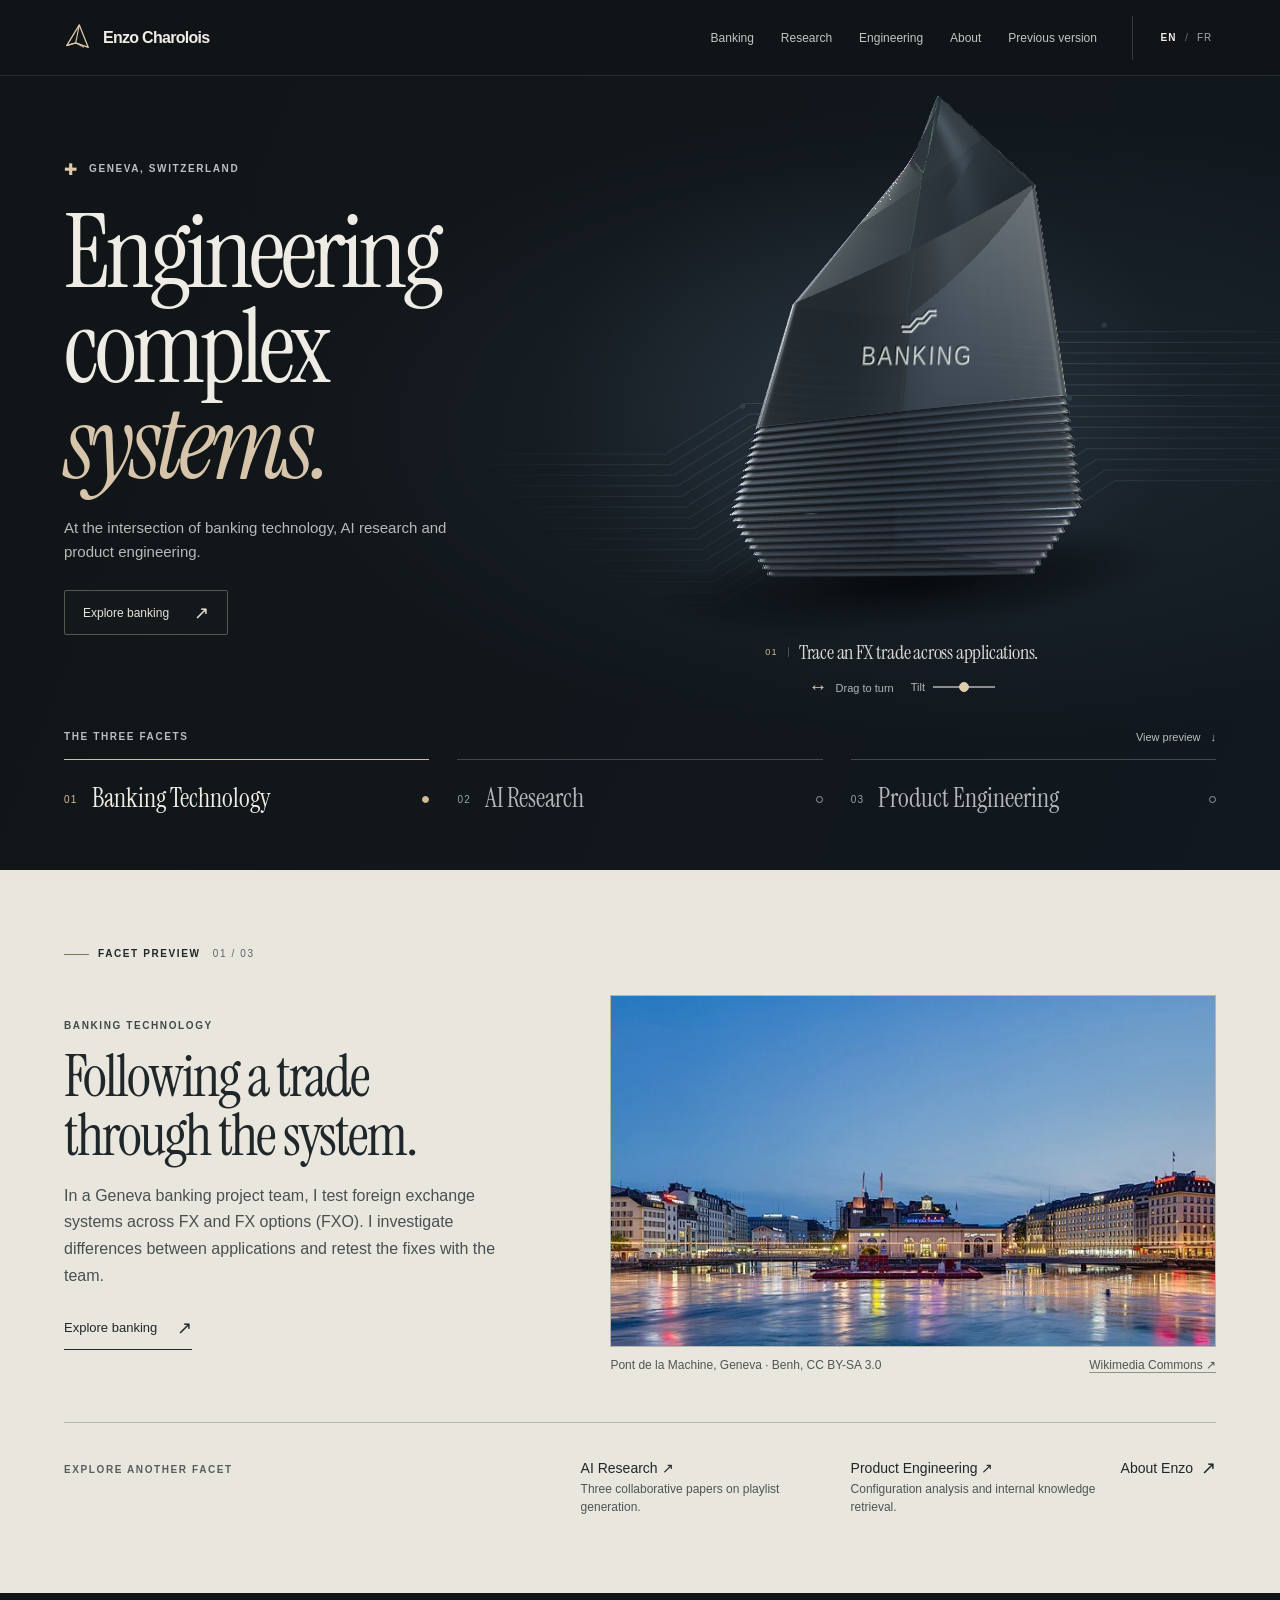
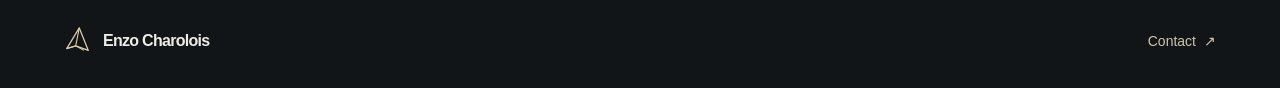
<file: index.html>
<!doctype html><html lang="en"><head><meta charset="utf-8"><meta name="viewport" content="width=device-width,initial-scale=1">
  <title>Engineering complex systems. — Enzo Charolois</title><meta name="description" content="Enzo Charolois is a Banking Technology Consultant in Geneva working across financial systems, collaborative AI research and applied product engineering."><meta name="theme-color" content="#111518">
  <meta property="og:type" content="website"><meta property="og:title" content="Engineering complex systems. — Enzo Charolois"><meta property="og:description" content="Enzo Charolois is a Banking Technology Consultant in Geneva working across financial systems, collaborative AI research and applied product engineering."><meta property="og:image" content="https://nazzar02.github.io/enzo-charolois.github.io/facets/social.jpg">
  <link rel="canonical" href="https://nazzar02.github.io/enzo-charolois.github.io/"><link rel="alternate" hreflang="en" href="https://nazzar02.github.io/enzo-charolois.github.io/"><link rel="alternate" hreflang="fr" href="https://nazzar02.github.io/enzo-charolois.github.io/fr/">
  <link rel="icon" href="facets/mark.svg"><link rel="preload" href="facets/fonts/InstrumentSerif-Regular.ttf" as="font" type="font/ttf" crossorigin>
  <link rel="stylesheet" href="facets/style.css"></head><body class="home" data-page="home">
  <a href="#main" class="skip">Skip to content</a><header><div class="shell header-inner"><a class="brand" href="./"><svg viewBox="0 0 30 32" fill="none" aria-hidden="true"><path d="M3 25 17 2l10 25-14-5Z" stroke="currentColor" stroke-width="1.4" stroke-linejoin="round"/><path d="M17 2 13 22m0 0L3 25m10-3 9 5" stroke="currentColor" stroke-width="1.2"/></svg><span>Enzo Charolois</span></a>
  <nav class="wide-nav" aria-label="Primary navigation"><a href="banking/" >Banking</a><a href="research/" >Research</a><a href="engineering/" >Engineering</a><a href="about/" >About</a><a class="archive-nav" href="ancienne-version/">Previous version</a></nav><div class="lang" aria-label="Language"><a lang="en" hreflang="en" data-language href="./" aria-current="true">EN</a><span aria-hidden="true">/</span><a lang="fr" hreflang="fr" data-language href="fr/" >FR</a></div>
  <details class="compact-nav"><summary>Menu</summary><nav aria-label="Primary navigation"><a href="banking/" >Banking</a><a href="research/" >Research</a><a href="engineering/" >Engineering</a><a href="about/" >About</a><a class="archive-nav" href="ancienne-version/">Previous version</a></nav></details></div></header>
  <main id="main"><section class="cover" data-active="0" aria-label="The three facets">
    <div class="shell">
      <div class="hero">
        <div class="hero-copy"><p class="kicker location"><span class="swiss" aria-hidden="true">✚</span>Geneva, Switzerland</p>
          <h1>Engineering<br>complex <em>systems.</em></h1><p class="intro">At the intersection of banking technology, AI research and product engineering.</p>
          <a class="cta enter" data-explore href="banking/"><span>Explore banking</span><span aria-hidden="true">↗</span></a>
        </div>
        <figure class="specimen">
          <div class="stage" tabindex="0" role="group" aria-label="Three-sided smoked-glass sculpture with a sloping crown and a fluted graphite base. Left and right arrows select a facet. Up and down arrows tilt the sculpture.">
            <div class="studio-glow"></div><div class="drawings"><svg class="motif motif-0" viewBox="0 0 640 450" fill="none" aria-hidden="true" preserveAspectRatio="xMidYMid slice"><g stroke="currentColor" stroke-width=".85"><path d="M-50 295 L142 295 l60 -38 h100 l80 -54 h300"/><path d="M-50 303 L145 303 l60 -38 h104 l80 -54 h300"/><path d="M-50 311 L148 311 l60 -38 h108 l80 -54 h300"/><path d="M-50 319 L151 319 l60 -38 h112 l80 -54 h300"/><path d="M-50 327 L154 327 l60 -38 h116 l80 -54 h300"/><path d="M-50 335 L157 335 l60 -38 h120 l80 -54 h300"/><path d="M-50 343 L160 343 l60 -38 h124 l80 -54 h300"/><path d="M-50 351 L163 351 l60 -38 h128 l80 -54 h300"/><path d="M-50 359 L166 359 l60 -38 h132 l80 -54 h300"/><path d="M-50 367 L169 367 l60 -38 h136 l80 -54 h300"/><path d="M-50 375 L172 375 l60 -38 h140 l80 -54 h300"/><path d="M-50 383 L175 383 l60 -38 h144 l80 -54 h300"/><path d="M-50 391 L178 391 l60 -38 h148 l80 -54 h300"/><path d="M-50 399 L181 399 l60 -38 h152 l80 -54 h300"/><path d="M-50 407 L184 407 l60 -38 h156 l80 -54 h300"/></g><g fill="currentColor"><circle cx="200" cy="259" r="2"/><circle cx="446" cy="253" r="2"/><circle cx="472" cy="198" r="2"/></g></svg><svg class="motif motif-1" viewBox="0 0 640 450" fill="none" aria-hidden="true" preserveAspectRatio="xMidYMid slice"><g stroke="currentColor" opacity=".6"><path d="M150 262L127.0 266.9"/><path d="M150 262L174.6 249.3"/><path d="M150 262L134.4 282.2"/><path d="M150 262L148.5 237.1"/><path d="M150 262L173.3 287.4"/><path d="M414 165L391.0 169.9"/><path d="M414 165L438.6 152.3"/><path d="M414 165L398.4 185.2"/><path d="M414 165L412.5 140.1"/><path d="M414 165L437.3 190.4"/><path d="M486 315L463.0 319.9"/><path d="M486 315L510.6 302.3"/><path d="M486 315L470.4 335.2"/><path d="M486 315L484.5 290.1"/><path d="M486 315L509.3 340.4"/></g><g fill="currentColor"><circle cx="143.9" cy="264.8" r="1.2"/><circle cx="151.0" cy="256.1" r="1.2"/><circle cx="158.8" cy="267.7" r="1.2"/><circle cx="133.6" cy="260.6" r="1.2"/><circle cx="165.6" cy="257.0" r="1.2"/><circle cx="144.8" cy="271.9" r="1.2"/><circle cx="139.7" cy="252.3" r="1.2"/><circle cx="172.2" cy="266.0" r="2.1"/><circle cx="127.0" cy="266.9" r="1.2"/><circle cx="160.9" cy="250.0" r="1.2"/><circle cx="158.5" cy="275.1" r="1.2"/><circle cx="124.9" cy="254.9" r="1.2"/><circle cx="179.2" cy="258.6" r="1.2"/><circle cx="132.4" cy="274.9" r="1.2"/><circle cx="145.4" cy="246.1" r="1.2"/><circle cx="175.8" cy="272.5" r="2.1"/><circle cx="115.8" cy="263.0" r="1.2"/><circle cx="174.6" cy="249.3" r="1.2"/><circle cx="149.0" cy="280.1" r="1.2"/><circle cx="125.6" cy="247.9" r="1.2"/><circle cx="187.9" cy="264.2" r="1.2"/><circle cx="118.4" cy="273.5" r="1.2"/><circle cx="157.9" cy="242.4" r="1.2"/><circle cx="171.1" cy="279.4" r="2.1"/><circle cx="110.1" cy="256.2" r="1.2"/><circle cx="188.1" cy="252.6" r="1.2"/><circle cx="134.4" cy="282.2" r="1.2"/><circle cx="134.0" cy="241.5" r="1.2"/><circle cx="190.2" cy="271.9" r="1.2"/><circle cx="106.3" cy="268.4" r="1.2"/><circle cx="173.9" cy="242.2" r="1.2"/><circle cx="159.4" cy="285.1" r="2.1"/><circle cx="111.3" cy="248.0" r="1.2"/><circle cx="198.2" cy="259.2" r="1.2"/><circle cx="117.8" cy="280.6" r="1.2"/><circle cx="148.5" cy="237.1" r="1.2"/><circle cx="185.3" cy="280.1" r="1.2"/><circle cx="98.8" cy="260.6" r="1.2"/><circle cx="190.2" cy="245.5" r="1.2"/><circle cx="142.6" cy="288.0" r="2.1"/><circle cx="119.9" cy="240.0" r="1.2"/><circle cx="202.5" cy="268.1" r="1.2"/><circle cx="102.5" cy="275.4" r="1.2"/><circle cx="167.0" cy="235.7" r="1.2"/><circle cx="173.3" cy="287.4" r="1.2"/><circle cx="98.0" cy="251.1" r="1.2"/><circle cx="203.7" cy="252.4" r="1.2"/><circle cx="123.2" cy="287.5" r="2.1"/><circle cx="135.1" cy="233.8" r="1.2"/><circle cx="199.5" cy="277.9" r="1.2"/><circle cx="91.5" cy="267.1" r="1.2"/><circle cx="186.6" cy="238.2" r="1.2"/><circle cx="155.3" cy="292.2" r="1.2"/><circle cx="407.9" cy="167.8" r="1.2"/><circle cx="415.0" cy="159.1" r="1.2"/><circle cx="422.8" cy="170.7" r="1.2"/><circle cx="397.6" cy="163.6" r="1.2"/><circle cx="429.6" cy="160.0" r="1.2"/><circle cx="408.8" cy="174.9" r="1.2"/><circle cx="403.7" cy="155.3" r="1.2"/><circle cx="436.2" cy="169.0" r="2.1"/><circle cx="391.0" cy="169.9" r="1.2"/><circle cx="424.9" cy="153.0" r="1.2"/><circle cx="422.5" cy="178.1" r="1.2"/><circle cx="388.9" cy="157.9" r="1.2"/><circle cx="443.2" cy="161.6" r="1.2"/><circle cx="396.4" cy="177.9" r="1.2"/><circle cx="409.4" cy="149.1" r="1.2"/><circle cx="439.8" cy="175.5" r="2.1"/><circle cx="379.8" cy="166.0" r="1.2"/><circle cx="438.6" cy="152.3" r="1.2"/><circle cx="413.0" cy="183.1" r="1.2"/><circle cx="389.6" cy="150.9" r="1.2"/><circle cx="451.9" cy="167.2" r="1.2"/><circle cx="382.4" cy="176.5" r="1.2"/><circle cx="421.9" cy="145.4" r="1.2"/><circle cx="435.1" cy="182.4" r="2.1"/><circle cx="374.1" cy="159.2" r="1.2"/><circle cx="452.1" cy="155.6" r="1.2"/><circle cx="398.4" cy="185.2" r="1.2"/><circle cx="398.0" cy="144.5" r="1.2"/><circle cx="454.2" cy="174.9" r="1.2"/><circle cx="370.3" cy="171.4" r="1.2"/><circle cx="437.9" cy="145.2" r="1.2"/><circle cx="423.4" cy="188.1" r="2.1"/><circle cx="375.3" cy="151.0" r="1.2"/><circle cx="462.2" cy="162.2" r="1.2"/><circle cx="381.8" cy="183.6" r="1.2"/><circle cx="412.5" cy="140.1" r="1.2"/><circle cx="449.3" cy="183.1" r="1.2"/><circle cx="362.8" cy="163.6" r="1.2"/><circle cx="454.2" cy="148.5" r="1.2"/><circle cx="406.6" cy="191.0" r="2.1"/><circle cx="383.9" cy="143.0" r="1.2"/><circle cx="466.5" cy="171.1" r="1.2"/><circle cx="366.5" cy="178.4" r="1.2"/><circle cx="431.0" cy="138.7" r="1.2"/><circle cx="437.3" cy="190.4" r="1.2"/><circle cx="362.0" cy="154.1" r="1.2"/><circle cx="467.7" cy="155.4" r="1.2"/><circle cx="387.2" cy="190.5" r="2.1"/><circle cx="399.1" cy="136.8" r="1.2"/><circle cx="463.5" cy="180.9" r="1.2"/><circle cx="355.5" cy="170.1" r="1.2"/><circle cx="450.6" cy="141.2" r="1.2"/><circle cx="419.3" cy="195.2" r="1.2"/><circle cx="479.9" cy="317.8" r="1.2"/><circle cx="487.0" cy="309.1" r="1.2"/><circle cx="494.8" cy="320.7" r="1.2"/><circle cx="469.6" cy="313.6" r="1.2"/><circle cx="501.6" cy="310.0" r="1.2"/><circle cx="480.8" cy="324.9" r="1.2"/><circle cx="475.7" cy="305.3" r="1.2"/><circle cx="508.2" cy="319.0" r="2.1"/><circle cx="463.0" cy="319.9" r="1.2"/><circle cx="496.9" cy="303.0" r="1.2"/><circle cx="494.5" cy="328.1" r="1.2"/><circle cx="460.9" cy="307.9" r="1.2"/><circle cx="515.2" cy="311.6" r="1.2"/><circle cx="468.4" cy="327.9" r="1.2"/><circle cx="481.4" cy="299.1" r="1.2"/><circle cx="511.8" cy="325.5" r="2.1"/><circle cx="451.8" cy="316.0" r="1.2"/><circle cx="510.6" cy="302.3" r="1.2"/><circle cx="485.0" cy="333.1" r="1.2"/><circle cx="461.6" cy="300.9" r="1.2"/><circle cx="523.9" cy="317.2" r="1.2"/><circle cx="454.4" cy="326.5" r="1.2"/><circle cx="493.9" cy="295.4" r="1.2"/><circle cx="507.1" cy="332.4" r="2.1"/><circle cx="446.1" cy="309.2" r="1.2"/><circle cx="524.1" cy="305.6" r="1.2"/><circle cx="470.4" cy="335.2" r="1.2"/><circle cx="470.0" cy="294.5" r="1.2"/><circle cx="526.2" cy="324.9" r="1.2"/><circle cx="442.3" cy="321.4" r="1.2"/><circle cx="509.9" cy="295.2" r="1.2"/><circle cx="495.4" cy="338.1" r="2.1"/><circle cx="447.3" cy="301.0" r="1.2"/><circle cx="534.2" cy="312.2" r="1.2"/><circle cx="453.8" cy="333.6" r="1.2"/><circle cx="484.5" cy="290.1" r="1.2"/><circle cx="521.3" cy="333.1" r="1.2"/><circle cx="434.8" cy="313.6" r="1.2"/><circle cx="526.2" cy="298.5" r="1.2"/><circle cx="478.6" cy="341.0" r="2.1"/><circle cx="455.9" cy="293.0" r="1.2"/><circle cx="538.5" cy="321.1" r="1.2"/><circle cx="438.5" cy="328.4" r="1.2"/><circle cx="503.0" cy="288.7" r="1.2"/><circle cx="509.3" cy="340.4" r="1.2"/><circle cx="434.0" cy="304.1" r="1.2"/><circle cx="539.7" cy="305.4" r="1.2"/><circle cx="459.2" cy="340.5" r="2.1"/><circle cx="471.1" cy="286.8" r="1.2"/><circle cx="535.5" cy="330.9" r="1.2"/><circle cx="427.5" cy="320.1" r="1.2"/><circle cx="522.6" cy="291.2" r="1.2"/><circle cx="491.3" cy="345.2" r="1.2"/></g></svg><svg class="motif motif-2" viewBox="0 0 640 450" fill="none" aria-hidden="true" preserveAspectRatio="xMidYMid slice"><g stroke="currentColor" stroke-width="1.1"><path style="--lift:-24px" d="M100 285l30 -17 30 17 -30 17z m0 0v32l30 17 30 -17v-32 m-30 17v32"/><path style="--lift:-16px" d="M155 272l30 -17 30 17 -30 17z m0 0v32l30 17 30 -17v-32 m-30 17v32"/><path style="--lift:-8px" d="M210 259l30 -17 30 17 -30 17z m0 0v32l30 17 30 -17v-32 m-30 17v32"/><path style="--lift:0px" d="M265 246l30 -17 30 17 -30 17z m0 0v32l30 17 30 -17v-32 m-30 17v32"/><path style="--lift:8px" d="M320 233l30 -17 30 17 -30 17z m0 0v32l30 17 30 -17v-32 m-30 17v32"/><path style="--lift:16px" d="M375 220l30 -17 30 17 -30 17z m0 0v32l30 17 30 -17v-32 m-30 17v32"/><path style="--lift:24px" d="M430 207l30 -17 30 17 -30 17z m0 0v32l30 17 30 -17v-32 m-30 17v32"/></g></svg></div>
            <div class="floor"></div><img class="poster" src="facets/stills/banking.webp" width="640" height="560" alt="" fetchpriority="high">
            <canvas aria-hidden="true"></canvas>
          </div>
          <figcaption><p class="facet-story"><span class="story-number">01</span><span data-story>Trace an FX trade across applications.</span></p><span class="drag-hint"><span aria-hidden="true">↔</span> Drag to turn</span><label class="tilt-control" hidden><span>Tilt</span><input type="range" min="-38" max="38" step="1" value="0" aria-label="Tilt"></label></figcaption>
        </figure>
      </div>
      <div class="selector-label"><span class="kicker">The three facets</span><a href="#preview">View preview <span aria-hidden="true">↓</span></a></div>
      <div class="selector" role="group" aria-label="Select a facet"><a class="facet" href="banking/" data-select="0"><span class="facet-no">01</span><span>Banking Technology</span><i aria-hidden="true"></i></a><a class="facet" href="research/" data-select="1"><span class="facet-no">02</span><span>AI Research</span><i aria-hidden="true"></i></a><a class="facet" href="engineering/" data-select="2"><span class="facet-no">03</span><span>Product Engineering</span><i aria-hidden="true"></i></a></div>
      <p class="sr" role="status" data-status></p>
    </div></section>
    <section class="preview paper" id="preview"><div class="shell">
      <p class="kicker"><span class="rule"></span>Facet preview <span class="preview-no">01 / 03</span></p>
      <article class="preview-body" data-preview="0" >
        <div><p class="eyebrow">Banking Technology</p><h2>Following a trade through the system.</h2><p class="prose">In a Geneva banking project team, I test foreign exchange systems across FX and FX options (FXO). I investigate differences between applications and retest the fixes with the team.</p><a class="text-link enter" href="banking/">Explore banking <span aria-hidden="true">↗</span></a></div>
        <figure class="exhibit exhibit-banking"><div class="exhibit-art"><img src="facets/editorial/geneve-crepuscule.webp" width="1280" height="398" alt="Twilight at the Pont de la Machine, with lights from the Geneva waterfront reflected in the Rhône." loading="lazy" decoding="async"></div><figcaption><span>Pont de la Machine, Geneva · Benh, CC BY-SA 3.0</span><a href="https://commons.wikimedia.org/wiki/File:Pont_de_la_Machine_Cr%C3%A9puscule_Panorama_Gen%C3%A8ve_BLS.jpg">Wikimedia Commons <span aria-hidden="true">↗</span></a></figcaption></figure>
      </article><article class="preview-body" data-preview="1" hidden>
        <div><p class="eyebrow">AI Research</p><h2>One student project. Three publications.</h2><p class="prose">I got my start in research through a student project on playlist recommendation at EURECOM. With my coauthors, I took it to two RecSys papers and a journal article, continuing the collaboration alongside my banking work.</p><a class="text-link enter" href="research/">Explore research <span aria-hidden="true">↗</span></a></div>
        <figure class="exhibit exhibit-research"><div class="exhibit-art"><img src="facets/editorial/recsys.webp" width="1000" height="1294" alt="Opening page of the RecSys research paper with its title and five coauthors." loading="lazy" decoding="async"></div><figcaption><span>Research paper, RecSys 2025</span><a href="assets/docs/papers/my_research_paper-Main_Conference.pdf">Read the PDF <span aria-hidden="true">↗</span></a></figcaption></figure>
      </article><article class="preview-body" data-preview="2" hidden>
        <div><p class="eyebrow">Product Engineering</p><h2>From customs data to film.</h2><p class="prose">For Swiss Data Insights, I turned customs tables into a short film on Switzerland’s main export markets.</p><a class="text-link enter" href="engineering/">Explore engineering <span aria-hidden="true">↗</span></a></div>
        <a class="film-teaser" href="engineering/#video"><div><span class="kicker">Swiss Data Insights</span><span class="film-title" lang="en">Small Country, Global Exports</span><span class="film-watch"><span aria-hidden="true">▶</span> Watch the film</span></div><img src="facets/editorial/swiss-exports-poster.webp" width="540" height="675" loading="lazy" decoding="async" alt=""></a>
      </article>
      <div class="other"><p class="kicker">Explore another facet</p><a data-other="0" hidden href="banking/"><strong>Banking Technology <span aria-hidden="true">↗</span></strong><small>Foreign exchange systems, FX and FX options.</small></a><a data-other="1"  href="research/"><strong>AI Research <span aria-hidden="true">↗</span></strong><small>Three collaborative papers on playlist generation.</small></a><a data-other="2"  href="engineering/"><strong>Product Engineering <span aria-hidden="true">↗</span></strong><small>Configuration analysis and internal knowledge retrieval.</small></a><a href="about/">About Enzo <span aria-hidden="true">↗</span></a></div>
    </div></section></main>
  <footer><div class="shell footer-inner"><a class="brand" href="./"><svg viewBox="0 0 30 32" fill="none" aria-hidden="true"><path d="M3 25 17 2l10 25-14-5Z" stroke="currentColor" stroke-width="1.4" stroke-linejoin="round"/><path d="M17 2 13 22m0 0L3 25m10-3 9 5" stroke="currentColor" stroke-width="1.2"/></svg> Enzo Charolois</a><a href="about/#contact">Contact <span aria-hidden="true">↗</span></a></div></footer>
  <script type="module" src="facets/home.js"></script></body></html>
</file>
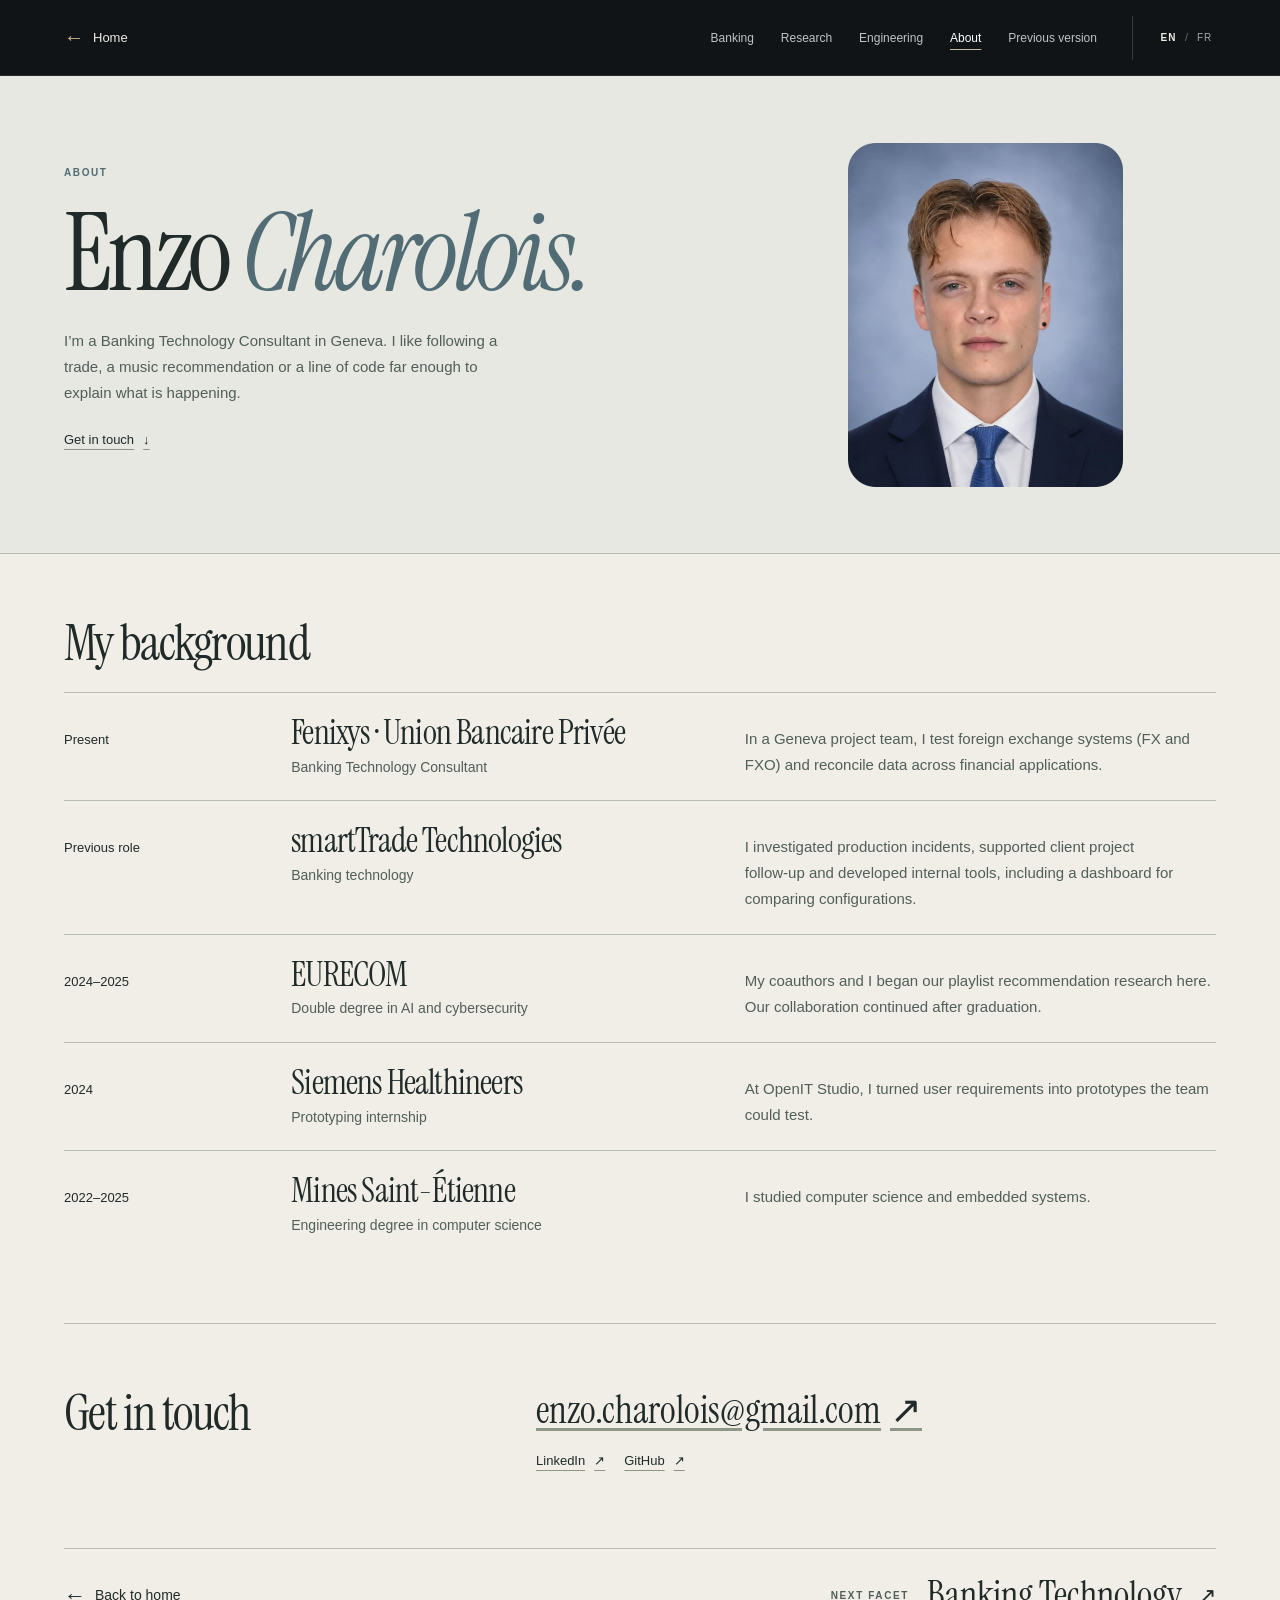
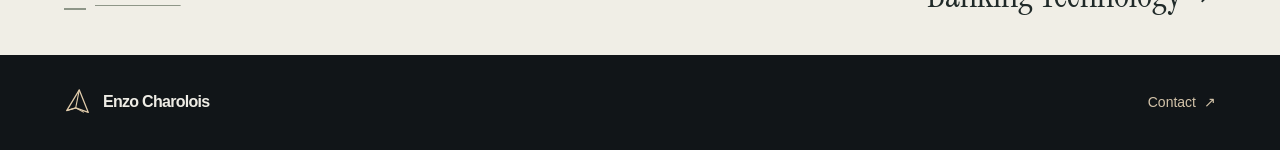
<file: about/index.html>
<!doctype html><html lang="en"><head><meta charset="utf-8"><meta name="viewport" content="width=device-width,initial-scale=1">
  <title>About — Enzo Charolois</title><meta name="description" content="Banking Technology Consultant · Geneva, Switzerland"><meta name="theme-color" content="#111518">
  <meta property="og:type" content="website"><meta property="og:title" content="About — Enzo Charolois"><meta property="og:description" content="Banking Technology Consultant · Geneva, Switzerland"><meta property="og:image" content="https://nazzar02.github.io/enzo-charolois.github.io/facets/social.jpg">
  <link rel="canonical" href="https://nazzar02.github.io/enzo-charolois.github.io/about/"><link rel="alternate" hreflang="en" href="https://nazzar02.github.io/enzo-charolois.github.io/about/"><link rel="alternate" hreflang="fr" href="https://nazzar02.github.io/enzo-charolois.github.io/fr/about/">
  <link rel="icon" href="../facets/mark.svg"><link rel="preload" href="../facets/fonts/InstrumentSerif-Regular.ttf" as="font" type="font/ttf" crossorigin>
  <link rel="stylesheet" href="../facets/style.css"><link rel="stylesheet" href="../facets/world.css"></head><body class="interior" data-page="about">
  <a href="#main" class="skip">Skip to content</a><header><div class="shell header-inner"><a class="home-nav" href="../"><span aria-hidden="true">←</span>Home</a>
  <nav class="wide-nav" aria-label="Primary navigation"><a href="../banking/" >Banking</a><a href="../research/" >Research</a><a href="../engineering/" >Engineering</a><a href="./" aria-current="page">About</a><a class="archive-nav" href="../ancienne-version/">Previous version</a></nav><div class="lang" aria-label="Language"><a lang="en" hreflang="en" data-language href="./" aria-current="true">EN</a><span aria-hidden="true">/</span><a lang="fr" hreflang="fr" data-language href="../fr/about/" >FR</a></div>
  <details class="compact-nav"><summary>Menu</summary><nav aria-label="Primary navigation"><a href="../banking/" >Banking</a><a href="../research/" >Research</a><a href="../engineering/" >Engineering</a><a href="./" aria-current="page">About</a><a class="archive-nav" href="../ancienne-version/">Previous version</a></nav></details></div></header>
  <main id="main" class="edition"><section class="mast"><div class="shell mast-layout"><div class="mast-copy"><p class="kicker">About</p><h1>Enzo <em>Charolois.</em></h1><p class="mast-intro">I’m a Banking Technology Consultant in Geneva. I like following a trade, a music recommendation or a line of code far enough to explain what is happening.</p><a class="editorial-link" href="#contact">Get in touch <span aria-hidden="true">↓</span></a></div><figure class="suit"><img src="../facets/portrait.webp" width="530" height="663" alt="Enzo Charolois wearing a blue suit and tie."></figure></div></section><section class="shell biography"><h2 class="reading-title">My background</h2><ol><li><p class="when">Present</p><div><h3>Fenixys · Union Bancaire Privée</h3><p class="position">Banking Technology Consultant</p></div><p class="history-text">In a Geneva project team, I test foreign exchange systems (FX and FXO) and reconcile data across financial applications.</p></li><li><p class="when">Previous role</p><div><h3>smartTrade Technologies</h3><p class="position">Banking technology</p></div><p class="history-text">I investigated production incidents, supported client project follow-up and developed internal tools, including a dashboard for comparing configurations.</p></li><li><p class="when">2024–2025</p><div><h3>EURECOM</h3><p class="position">Double degree in AI and cybersecurity</p></div><p class="history-text">My coauthors and I began our playlist recommendation research here. Our collaboration continued after graduation.</p></li><li><p class="when">2024</p><div><h3>Siemens Healthineers</h3><p class="position">Prototyping internship</p></div><p class="history-text">At OpenIT Studio, I turned user requirements into prototypes the team could test.</p></li><li><p class="when">2022–2025</p><div><h3>Mines Saint-Étienne</h3><p class="position">Engineering degree in computer science</p></div><p class="history-text">I studied computer science and embedded systems.</p></li></ol></section>
  <section class="shell contact" id="contact"><h2>Get in touch</h2><div><a class="editorial-link" href="mailto:enzo.charolois@gmail.com">enzo.charolois@gmail.com <span aria-hidden="true">↗</span></a><div class="references"><a class="editorial-link" href="https://www.linkedin.com/in/enzo-charolois">LinkedIn <span aria-hidden="true">↗</span></a><a class="editorial-link" href="https://github.com/Nazzar02">GitHub <span aria-hidden="true">↗</span></a></div></div></section><nav class="shell next-reading" aria-label="Primary navigation"><a class="return-home" href="../"><span aria-hidden="true">←</span>Back to home</a><div><span class="kicker">Next facet</span><a href="../banking/">Banking Technology <span aria-hidden="true">↗</span></a></div></nav></main>
  <footer><div class="shell footer-inner"><a class="brand" href="../"><svg viewBox="0 0 30 32" fill="none" aria-hidden="true"><path d="M3 25 17 2l10 25-14-5Z" stroke="currentColor" stroke-width="1.4" stroke-linejoin="round"/><path d="M17 2 13 22m0 0L3 25m10-3 9 5" stroke="currentColor" stroke-width="1.2"/></svg> Enzo Charolois</a><a href="./#contact">Contact <span aria-hidden="true">↗</span></a></div></footer>
  </body></html>
</file>
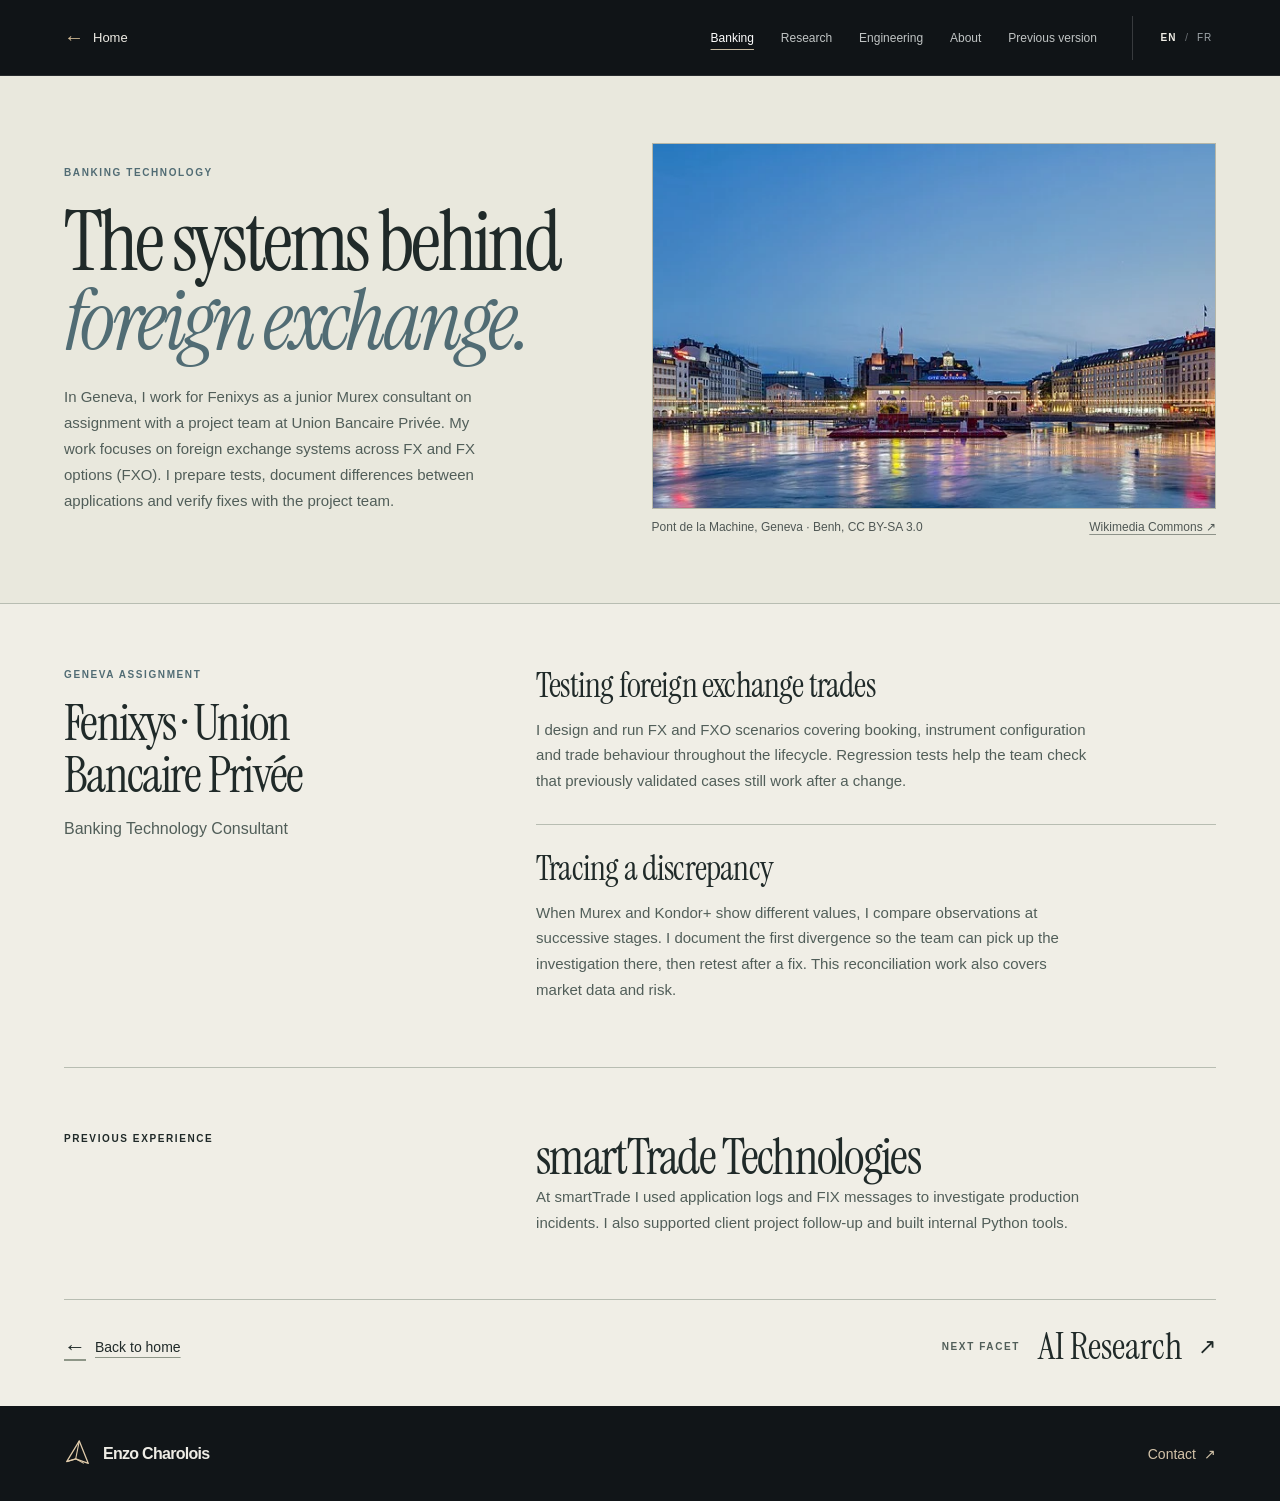
<file: banking/index.html>
<!doctype html><html lang="en"><head><meta charset="utf-8"><meta name="viewport" content="width=device-width,initial-scale=1">
  <title>Banking Technology — Enzo Charolois</title><meta name="description" content="In a Geneva banking project team, I test foreign exchange systems across FX and FX options (FXO). I investigate differences between applications and retest the fixes with the team."><meta name="theme-color" content="#111518">
  <meta property="og:type" content="website"><meta property="og:title" content="Banking Technology — Enzo Charolois"><meta property="og:description" content="In a Geneva banking project team, I test foreign exchange systems across FX and FX options (FXO). I investigate differences between applications and retest the fixes with the team."><meta property="og:image" content="https://nazzar02.github.io/enzo-charolois.github.io/facets/social.jpg">
  <link rel="canonical" href="https://nazzar02.github.io/enzo-charolois.github.io/banking/"><link rel="alternate" hreflang="en" href="https://nazzar02.github.io/enzo-charolois.github.io/banking/"><link rel="alternate" hreflang="fr" href="https://nazzar02.github.io/enzo-charolois.github.io/fr/banking/">
  <link rel="icon" href="../facets/mark.svg"><link rel="preload" href="../facets/fonts/InstrumentSerif-Regular.ttf" as="font" type="font/ttf" crossorigin>
  <link rel="stylesheet" href="../facets/style.css"><link rel="stylesheet" href="../facets/world.css"></head><body class="interior" data-page="banking">
  <a href="#main" class="skip">Skip to content</a><header><div class="shell header-inner"><a class="home-nav" href="../#banking"><span aria-hidden="true">←</span>Home</a>
  <nav class="wide-nav" aria-label="Primary navigation"><a href="./" aria-current="page">Banking</a><a href="../research/" >Research</a><a href="../engineering/" >Engineering</a><a href="../about/" >About</a><a class="archive-nav" href="../ancienne-version/">Previous version</a></nav><div class="lang" aria-label="Language"><a lang="en" hreflang="en" data-language href="./" aria-current="true">EN</a><span aria-hidden="true">/</span><a lang="fr" hreflang="fr" data-language href="../fr/banking/" >FR</a></div>
  <details class="compact-nav"><summary>Menu</summary><nav aria-label="Primary navigation"><a href="./" aria-current="page">Banking</a><a href="../research/" >Research</a><a href="../engineering/" >Engineering</a><a href="../about/" >About</a><a class="archive-nav" href="../ancienne-version/">Previous version</a></nav></details></div></header>
  <main id="main" class="edition"><section class="mast"><div class="shell mast-layout"><div class="mast-copy"><p class="kicker">Banking Technology</p><h1>The systems behind <em>foreign exchange.</em></h1><p class="mast-intro">In Geneva, I work for Fenixys as a junior Murex consultant on assignment with a project team at Union Bancaire Privée. My work focuses on foreign exchange systems across FX and FX options (FXO). I prepare tests, document differences between applications and verify fixes with the project team.</p></div><figure class="exhibit exhibit-banking"><div class="exhibit-art"><img src="../facets/editorial/geneve-crepuscule.webp" width="1280" height="398" alt="Twilight at the Pont de la Machine, with lights from the Geneva waterfront reflected in the Rhône."  decoding="async"></div><figcaption><span>Pont de la Machine, Geneva · Benh, CC BY-SA 3.0</span><a href="https://commons.wikimedia.org/wiki/File:Pont_de_la_Machine_Cr%C3%A9puscule_Panorama_Gen%C3%A8ve_BLS.jpg">Wikimedia Commons <span aria-hidden="true">↗</span></a></figcaption></figure></div></section><section class="shell ledger"><div class="ledger-side"><p class="kicker">Geneva assignment</p><h2>Fenixys · Union Bancaire Privée</h2><p>Banking Technology Consultant</p></div><div class="passages"><article><h3>Testing foreign exchange trades</h3><p>I design and run FX and FXO scenarios covering booking, instrument configuration and trade behaviour throughout the lifecycle. Regression tests help the team check that previously validated cases still work after a change.</p></article><article><h3>Tracing a discrepancy</h3><p>When Murex and Kondor+ show different values, I compare observations at successive stages. I document the first divergence so the team can pick up the investigation there, then retest after a fix. This reconciliation work also covers market data and risk.</p></article></div></section>
  <section class="shell afterword"><p class="kicker">Previous experience</p><div><h2>smartTrade Technologies</h2><p>At smartTrade I used application logs and FIX messages to investigate production incidents. I also supported client project follow-up and built internal Python tools.</p></div></section><nav class="shell next-reading" aria-label="Primary navigation"><a class="return-home" href="../#banking"><span aria-hidden="true">←</span>Back to home</a><div><span class="kicker">Next facet</span><a href="../research/">AI Research <span aria-hidden="true">↗</span></a></div></nav></main>
  <footer><div class="shell footer-inner"><a class="brand" href="../"><svg viewBox="0 0 30 32" fill="none" aria-hidden="true"><path d="M3 25 17 2l10 25-14-5Z" stroke="currentColor" stroke-width="1.4" stroke-linejoin="round"/><path d="M17 2 13 22m0 0L3 25m10-3 9 5" stroke="currentColor" stroke-width="1.2"/></svg> Enzo Charolois</a><a href="../about/#contact">Contact <span aria-hidden="true">↗</span></a></div></footer>
  </body></html>
</file>
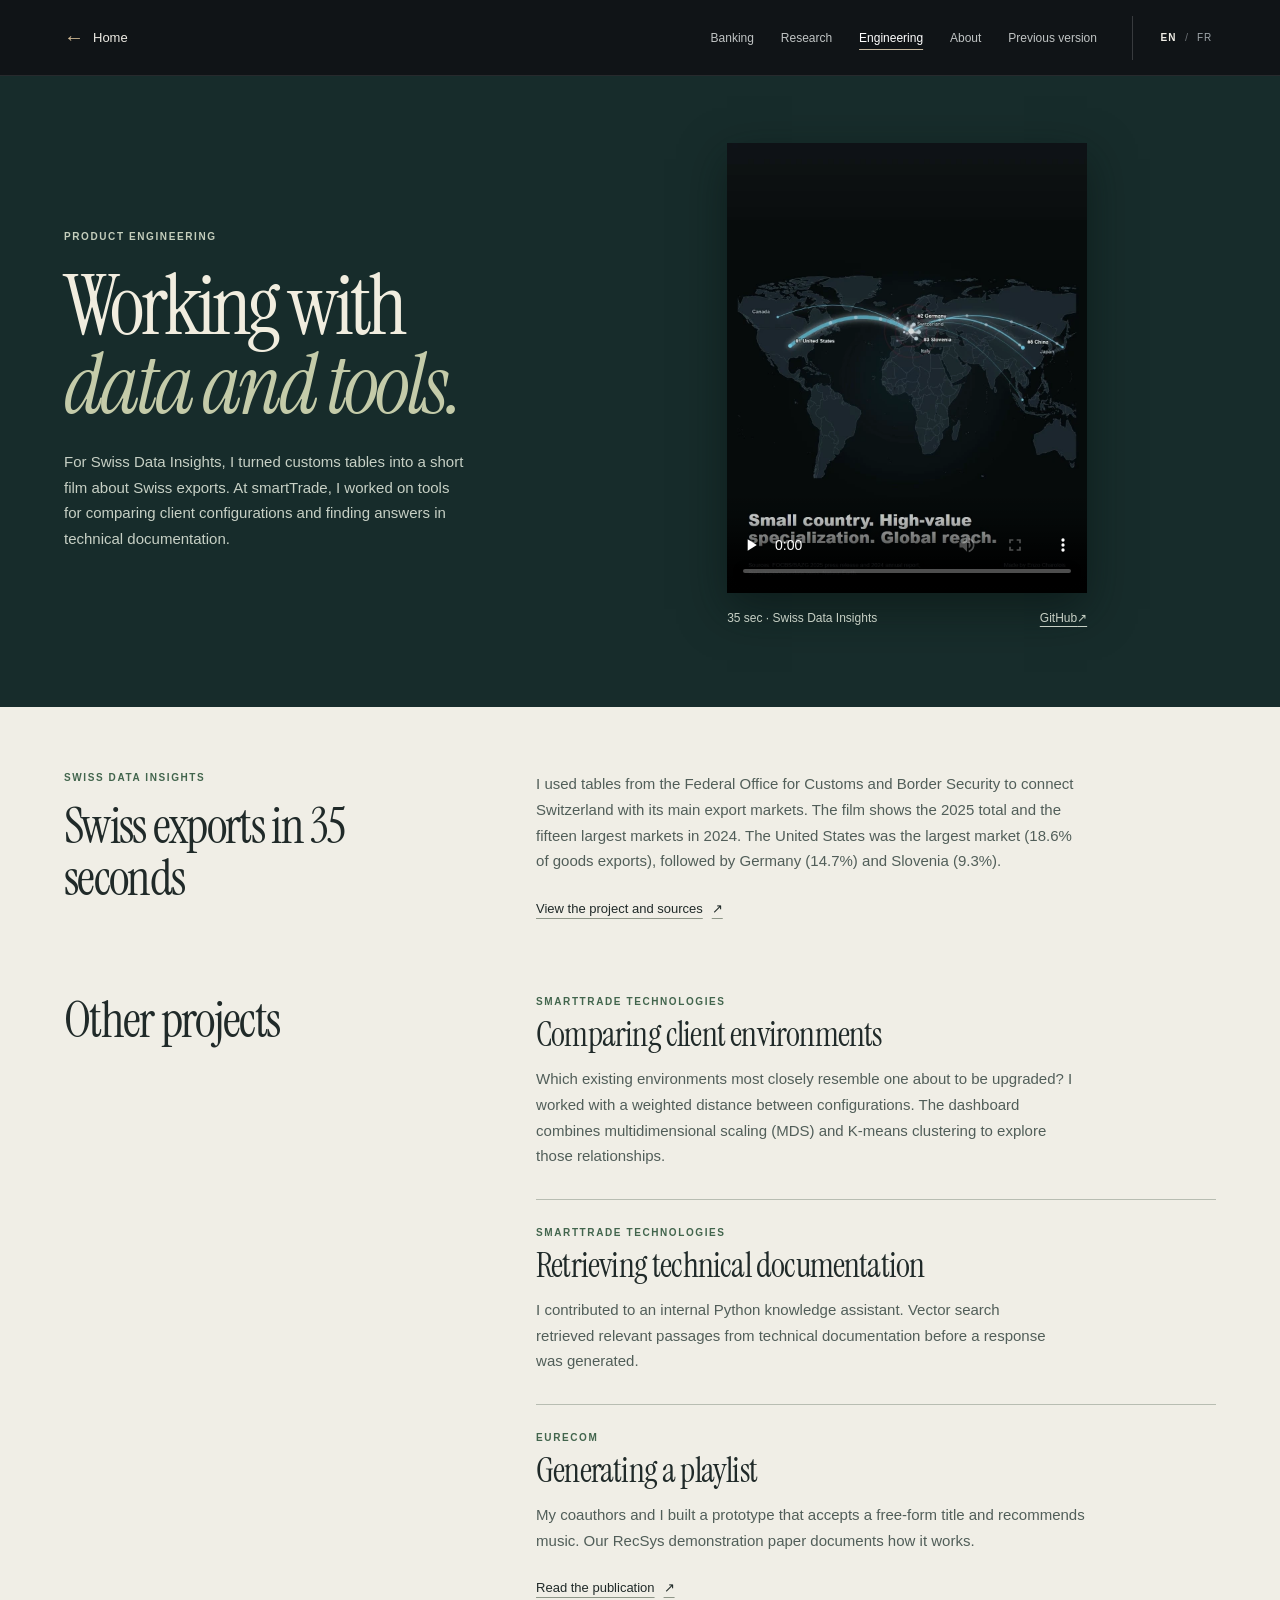
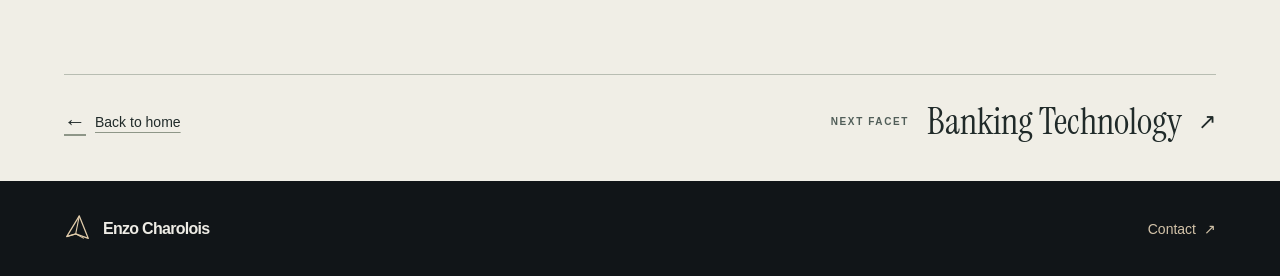
<file: engineering/index.html>
<!doctype html><html lang="en"><head><meta charset="utf-8"><meta name="viewport" content="width=device-width,initial-scale=1">
  <title>Product Engineering — Enzo Charolois</title><meta name="description" content="For Swiss Data Insights, I turned customs tables into a short film on Switzerland’s main export markets."><meta name="theme-color" content="#111518">
  <meta property="og:type" content="website"><meta property="og:title" content="Product Engineering — Enzo Charolois"><meta property="og:description" content="For Swiss Data Insights, I turned customs tables into a short film on Switzerland’s main export markets."><meta property="og:image" content="https://nazzar02.github.io/enzo-charolois.github.io/facets/social.jpg">
  <link rel="canonical" href="https://nazzar02.github.io/enzo-charolois.github.io/engineering/"><link rel="alternate" hreflang="en" href="https://nazzar02.github.io/enzo-charolois.github.io/engineering/"><link rel="alternate" hreflang="fr" href="https://nazzar02.github.io/enzo-charolois.github.io/fr/engineering/">
  <link rel="icon" href="../facets/mark.svg"><link rel="preload" href="../facets/fonts/InstrumentSerif-Regular.ttf" as="font" type="font/ttf" crossorigin>
  <link rel="stylesheet" href="../facets/style.css"><link rel="stylesheet" href="../facets/world.css"></head><body class="interior" data-page="engineering">
  <a href="#main" class="skip">Skip to content</a><header><div class="shell header-inner"><a class="home-nav" href="../#engineering"><span aria-hidden="true">←</span>Home</a>
  <nav class="wide-nav" aria-label="Primary navigation"><a href="../banking/" >Banking</a><a href="../research/" >Research</a><a href="./" aria-current="page">Engineering</a><a href="../about/" >About</a><a class="archive-nav" href="../ancienne-version/">Previous version</a></nav><div class="lang" aria-label="Language"><a lang="en" hreflang="en" data-language href="./" aria-current="true">EN</a><span aria-hidden="true">/</span><a lang="fr" hreflang="fr" data-language href="../fr/engineering/" >FR</a></div>
  <details class="compact-nav"><summary>Menu</summary><nav aria-label="Primary navigation"><a href="../banking/" >Banking</a><a href="../research/" >Research</a><a href="./" aria-current="page">Engineering</a><a href="../about/" >About</a><a class="archive-nav" href="../ancienne-version/">Previous version</a></nav></details></div></header>
  <main id="main" class="edition"><section class="mast"><div class="shell mast-layout"><div class="mast-copy"><p class="kicker">Product Engineering</p><h1>Working with <em>data and tools.</em></h1><p class="mast-intro">For Swiss Data Insights, I turned customs tables into a short film about Swiss exports. At smartTrade, I worked on tools for comparing client configurations and finding answers in technical documentation.</p></div><figure class="film-player" id="video"><video src="../facets/editorial/swiss-global-exports.mp4" poster="../facets/editorial/swiss-exports-poster.webp" width="1080" height="1350" controls playsinline preload="none" aria-label="Small Country, Global Exports"><a href="../facets/editorial/swiss-global-exports.mp4">Watch the film</a></video><figcaption><span>35 sec · Swiss Data Insights</span><a href="https://github.com/Nazzar02/swiss-data-insights/tree/06ba474d850ce062358cb1fb54c330118ce47e05/projects/swiss_global_exports_video">GitHub <span aria-hidden="true">↗</span></a></figcaption></figure></div></section><section class="shell afterword featured"><div><p class="kicker">Swiss Data Insights</p><h2>Swiss exports in 35 seconds</h2></div><div><p>I used tables from the Federal Office for Customs and Border Security to connect Switzerland with its main export markets. The film shows the 2025 total and the fifteen largest markets in 2024. The United States was the largest market (18.6% of goods exports), followed by Germany (14.7%) and Slovenia (9.3%).</p><a class="editorial-link" href="https://github.com/Nazzar02/swiss-data-insights/tree/06ba474d850ce062358cb1fb54c330118ce47e05/projects/swiss_global_exports_video">View the project and sources <span aria-hidden="true">↗</span></a></div></section>
  <section class="shell ledger"><div class="ledger-side"><h2>Other projects</h2></div><div class="passages projects"><article><p class="kicker">smartTrade Technologies</p><h3>Comparing client environments</h3><p>Which existing environments most closely resemble one about to be upgraded? I worked with a weighted distance between configurations. The dashboard combines multidimensional scaling (MDS) and K-means clustering to explore those relationships.</p></article><article><p class="kicker">smartTrade Technologies</p><h3>Retrieving technical documentation</h3><p>I contributed to an internal Python knowledge assistant. Vector search retrieved relevant passages from technical documentation before a response was generated.</p></article><article><p class="kicker">EURECOM</p><h3>Generating a playlist</h3><p>My coauthors and I built a prototype that accepts a free-form title and recommends music. Our RecSys demonstration paper documents how it works.</p><a class="editorial-link" href="../research/#paper-8318">Read the publication <span aria-hidden="true">↗</span></a></article></div></section><nav class="shell next-reading" aria-label="Primary navigation"><a class="return-home" href="../#engineering"><span aria-hidden="true">←</span>Back to home</a><div><span class="kicker">Next facet</span><a href="../banking/">Banking Technology <span aria-hidden="true">↗</span></a></div></nav></main>
  <footer><div class="shell footer-inner"><a class="brand" href="../"><svg viewBox="0 0 30 32" fill="none" aria-hidden="true"><path d="M3 25 17 2l10 25-14-5Z" stroke="currentColor" stroke-width="1.4" stroke-linejoin="round"/><path d="M17 2 13 22m0 0L3 25m10-3 9 5" stroke="currentColor" stroke-width="1.2"/></svg> Enzo Charolois</a><a href="../about/#contact">Contact <span aria-hidden="true">↗</span></a></div></footer>
  </body></html>
</file>
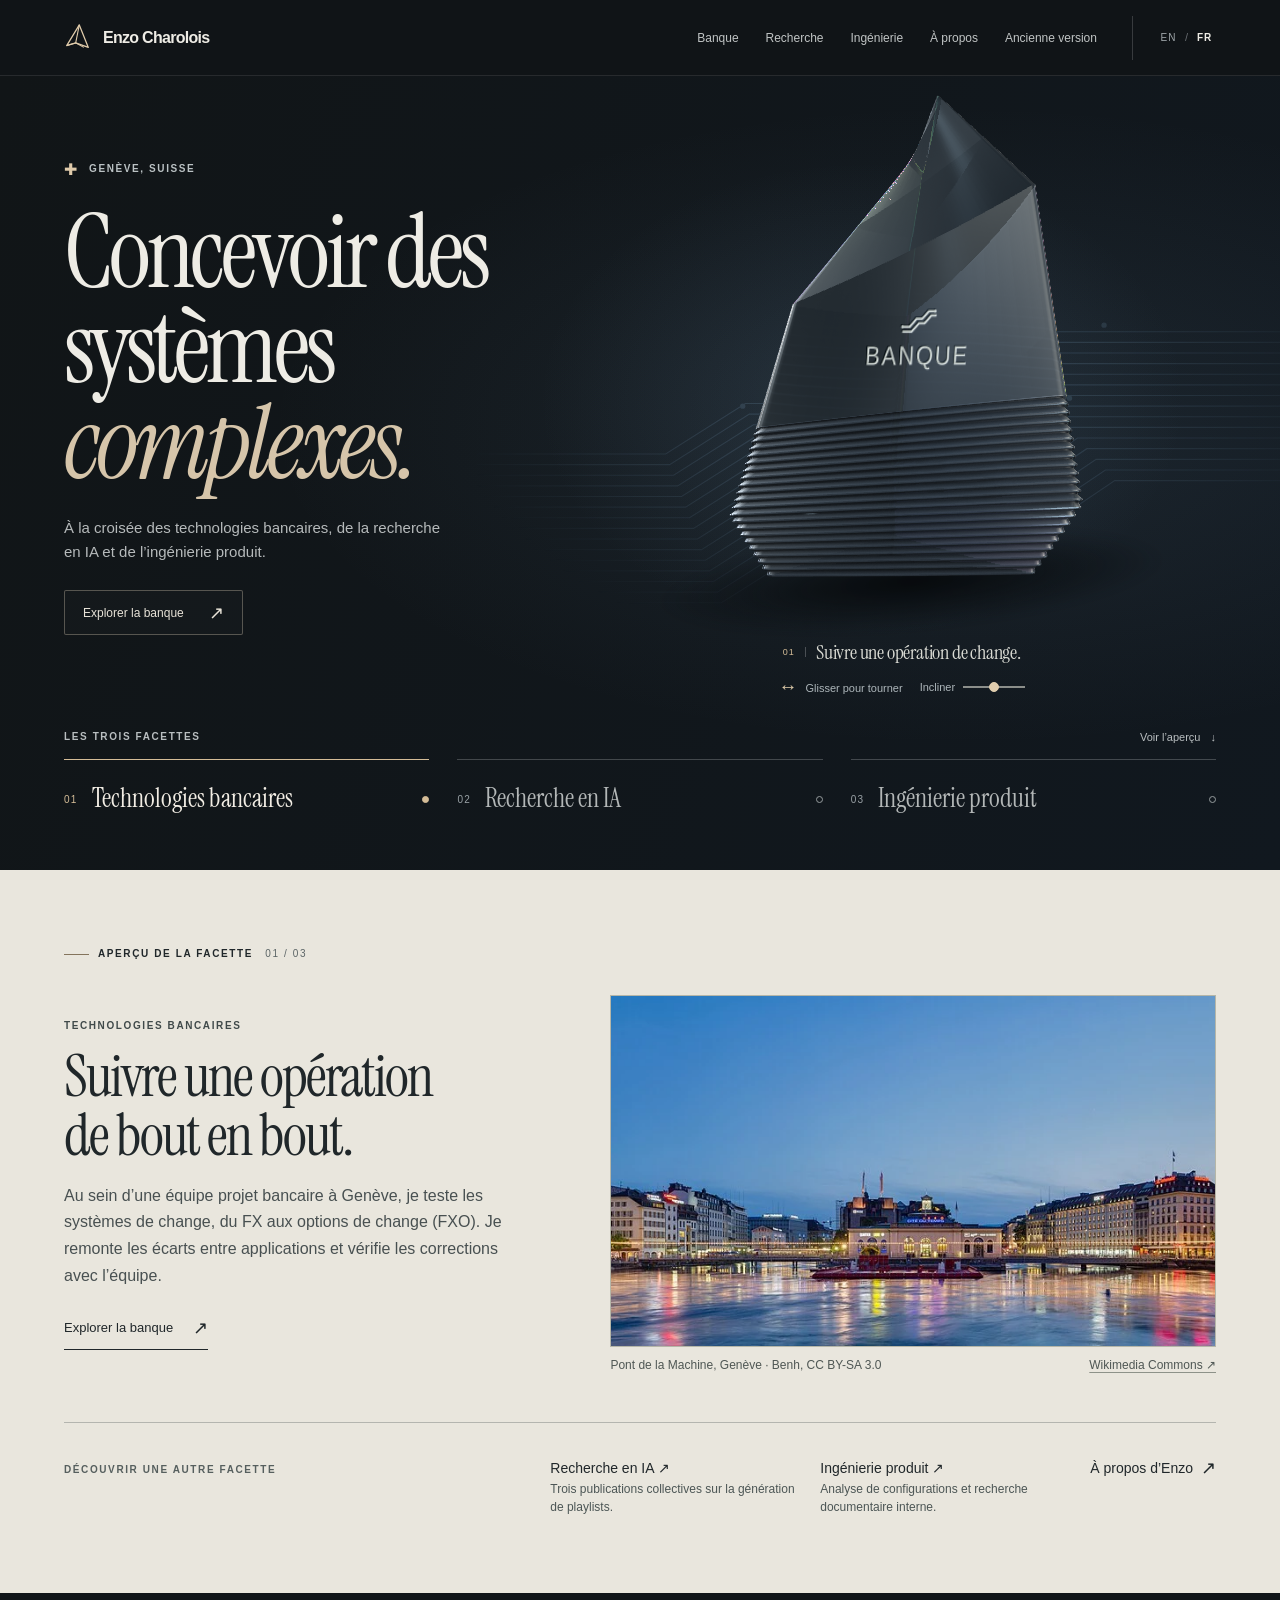
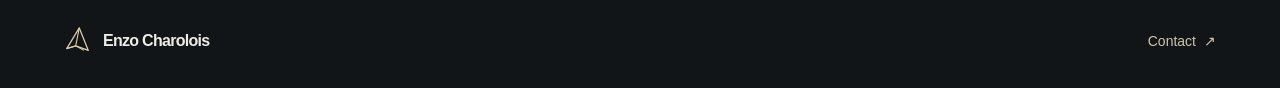
<file: fr/index.html>
<!doctype html><html lang="fr"><head><meta charset="utf-8"><meta name="viewport" content="width=device-width,initial-scale=1">
  <title>Concevoir des systèmes complexes. — Enzo Charolois</title><meta name="description" content="Enzo Charolois, consultant en technologies bancaires à Genève, travaille sur les systèmes financiers, la recherche collaborative en IA et l’ingénierie produit."><meta name="theme-color" content="#111518">
  <meta property="og:type" content="website"><meta property="og:title" content="Concevoir des systèmes complexes. — Enzo Charolois"><meta property="og:description" content="Enzo Charolois, consultant en technologies bancaires à Genève, travaille sur les systèmes financiers, la recherche collaborative en IA et l’ingénierie produit."><meta property="og:image" content="https://nazzar02.github.io/enzo-charolois.github.io/facets/social.jpg">
  <link rel="canonical" href="https://nazzar02.github.io/enzo-charolois.github.io/fr/"><link rel="alternate" hreflang="en" href="https://nazzar02.github.io/enzo-charolois.github.io/"><link rel="alternate" hreflang="fr" href="https://nazzar02.github.io/enzo-charolois.github.io/fr/">
  <link rel="icon" href="../facets/mark.svg"><link rel="preload" href="../facets/fonts/InstrumentSerif-Regular.ttf" as="font" type="font/ttf" crossorigin>
  <link rel="stylesheet" href="../facets/style.css"></head><body class="home" data-page="home">
  <a href="#main" class="skip">Aller au contenu</a><header><div class="shell header-inner"><a class="brand" href="./"><svg viewBox="0 0 30 32" fill="none" aria-hidden="true"><path d="M3 25 17 2l10 25-14-5Z" stroke="currentColor" stroke-width="1.4" stroke-linejoin="round"/><path d="M17 2 13 22m0 0L3 25m10-3 9 5" stroke="currentColor" stroke-width="1.2"/></svg><span>Enzo Charolois</span></a>
  <nav class="wide-nav" aria-label="Navigation principale"><a href="banking/" >Banque</a><a href="research/" >Recherche</a><a href="engineering/" >Ingénierie</a><a href="about/" >À propos</a><a class="archive-nav" href="../ancienne-version/">Ancienne version</a></nav><div class="lang" aria-label="Langue"><a lang="en" hreflang="en" data-language href="../" >EN</a><span aria-hidden="true">/</span><a lang="fr" hreflang="fr" data-language href="./" aria-current="true">FR</a></div>
  <details class="compact-nav"><summary>Menu</summary><nav aria-label="Navigation principale"><a href="banking/" >Banque</a><a href="research/" >Recherche</a><a href="engineering/" >Ingénierie</a><a href="about/" >À propos</a><a class="archive-nav" href="../ancienne-version/">Ancienne version</a></nav></details></div></header>
  <main id="main"><section class="cover" data-active="0" aria-label="Les trois facettes">
    <div class="shell">
      <div class="hero">
        <div class="hero-copy"><p class="kicker location"><span class="swiss" aria-hidden="true">✚</span>Genève, Suisse</p>
          <h1>Concevoir des<br>systèmes <em>complexes.</em></h1><p class="intro">À la croisée des technologies bancaires, de la recherche en IA et de l’ingénierie produit.</p>
          <a class="cta enter" data-explore href="banking/"><span>Explorer la banque</span><span aria-hidden="true">↗</span></a>
        </div>
        <figure class="specimen">
          <div class="stage" tabindex="0" role="group" aria-label="Sculpture en verre fumé à trois faces, au sommet oblique et à la base striée en graphite. Les flèches gauche et droite choisissent une facette. Les flèches haut et bas inclinent la sculpture.">
            <div class="studio-glow"></div><div class="drawings"><svg class="motif motif-0" viewBox="0 0 640 450" fill="none" aria-hidden="true" preserveAspectRatio="xMidYMid slice"><g stroke="currentColor" stroke-width=".85"><path d="M-50 295 L142 295 l60 -38 h100 l80 -54 h300"/><path d="M-50 303 L145 303 l60 -38 h104 l80 -54 h300"/><path d="M-50 311 L148 311 l60 -38 h108 l80 -54 h300"/><path d="M-50 319 L151 319 l60 -38 h112 l80 -54 h300"/><path d="M-50 327 L154 327 l60 -38 h116 l80 -54 h300"/><path d="M-50 335 L157 335 l60 -38 h120 l80 -54 h300"/><path d="M-50 343 L160 343 l60 -38 h124 l80 -54 h300"/><path d="M-50 351 L163 351 l60 -38 h128 l80 -54 h300"/><path d="M-50 359 L166 359 l60 -38 h132 l80 -54 h300"/><path d="M-50 367 L169 367 l60 -38 h136 l80 -54 h300"/><path d="M-50 375 L172 375 l60 -38 h140 l80 -54 h300"/><path d="M-50 383 L175 383 l60 -38 h144 l80 -54 h300"/><path d="M-50 391 L178 391 l60 -38 h148 l80 -54 h300"/><path d="M-50 399 L181 399 l60 -38 h152 l80 -54 h300"/><path d="M-50 407 L184 407 l60 -38 h156 l80 -54 h300"/></g><g fill="currentColor"><circle cx="200" cy="259" r="2"/><circle cx="446" cy="253" r="2"/><circle cx="472" cy="198" r="2"/></g></svg><svg class="motif motif-1" viewBox="0 0 640 450" fill="none" aria-hidden="true" preserveAspectRatio="xMidYMid slice"><g stroke="currentColor" opacity=".6"><path d="M150 262L127.0 266.9"/><path d="M150 262L174.6 249.3"/><path d="M150 262L134.4 282.2"/><path d="M150 262L148.5 237.1"/><path d="M150 262L173.3 287.4"/><path d="M414 165L391.0 169.9"/><path d="M414 165L438.6 152.3"/><path d="M414 165L398.4 185.2"/><path d="M414 165L412.5 140.1"/><path d="M414 165L437.3 190.4"/><path d="M486 315L463.0 319.9"/><path d="M486 315L510.6 302.3"/><path d="M486 315L470.4 335.2"/><path d="M486 315L484.5 290.1"/><path d="M486 315L509.3 340.4"/></g><g fill="currentColor"><circle cx="143.9" cy="264.8" r="1.2"/><circle cx="151.0" cy="256.1" r="1.2"/><circle cx="158.8" cy="267.7" r="1.2"/><circle cx="133.6" cy="260.6" r="1.2"/><circle cx="165.6" cy="257.0" r="1.2"/><circle cx="144.8" cy="271.9" r="1.2"/><circle cx="139.7" cy="252.3" r="1.2"/><circle cx="172.2" cy="266.0" r="2.1"/><circle cx="127.0" cy="266.9" r="1.2"/><circle cx="160.9" cy="250.0" r="1.2"/><circle cx="158.5" cy="275.1" r="1.2"/><circle cx="124.9" cy="254.9" r="1.2"/><circle cx="179.2" cy="258.6" r="1.2"/><circle cx="132.4" cy="274.9" r="1.2"/><circle cx="145.4" cy="246.1" r="1.2"/><circle cx="175.8" cy="272.5" r="2.1"/><circle cx="115.8" cy="263.0" r="1.2"/><circle cx="174.6" cy="249.3" r="1.2"/><circle cx="149.0" cy="280.1" r="1.2"/><circle cx="125.6" cy="247.9" r="1.2"/><circle cx="187.9" cy="264.2" r="1.2"/><circle cx="118.4" cy="273.5" r="1.2"/><circle cx="157.9" cy="242.4" r="1.2"/><circle cx="171.1" cy="279.4" r="2.1"/><circle cx="110.1" cy="256.2" r="1.2"/><circle cx="188.1" cy="252.6" r="1.2"/><circle cx="134.4" cy="282.2" r="1.2"/><circle cx="134.0" cy="241.5" r="1.2"/><circle cx="190.2" cy="271.9" r="1.2"/><circle cx="106.3" cy="268.4" r="1.2"/><circle cx="173.9" cy="242.2" r="1.2"/><circle cx="159.4" cy="285.1" r="2.1"/><circle cx="111.3" cy="248.0" r="1.2"/><circle cx="198.2" cy="259.2" r="1.2"/><circle cx="117.8" cy="280.6" r="1.2"/><circle cx="148.5" cy="237.1" r="1.2"/><circle cx="185.3" cy="280.1" r="1.2"/><circle cx="98.8" cy="260.6" r="1.2"/><circle cx="190.2" cy="245.5" r="1.2"/><circle cx="142.6" cy="288.0" r="2.1"/><circle cx="119.9" cy="240.0" r="1.2"/><circle cx="202.5" cy="268.1" r="1.2"/><circle cx="102.5" cy="275.4" r="1.2"/><circle cx="167.0" cy="235.7" r="1.2"/><circle cx="173.3" cy="287.4" r="1.2"/><circle cx="98.0" cy="251.1" r="1.2"/><circle cx="203.7" cy="252.4" r="1.2"/><circle cx="123.2" cy="287.5" r="2.1"/><circle cx="135.1" cy="233.8" r="1.2"/><circle cx="199.5" cy="277.9" r="1.2"/><circle cx="91.5" cy="267.1" r="1.2"/><circle cx="186.6" cy="238.2" r="1.2"/><circle cx="155.3" cy="292.2" r="1.2"/><circle cx="407.9" cy="167.8" r="1.2"/><circle cx="415.0" cy="159.1" r="1.2"/><circle cx="422.8" cy="170.7" r="1.2"/><circle cx="397.6" cy="163.6" r="1.2"/><circle cx="429.6" cy="160.0" r="1.2"/><circle cx="408.8" cy="174.9" r="1.2"/><circle cx="403.7" cy="155.3" r="1.2"/><circle cx="436.2" cy="169.0" r="2.1"/><circle cx="391.0" cy="169.9" r="1.2"/><circle cx="424.9" cy="153.0" r="1.2"/><circle cx="422.5" cy="178.1" r="1.2"/><circle cx="388.9" cy="157.9" r="1.2"/><circle cx="443.2" cy="161.6" r="1.2"/><circle cx="396.4" cy="177.9" r="1.2"/><circle cx="409.4" cy="149.1" r="1.2"/><circle cx="439.8" cy="175.5" r="2.1"/><circle cx="379.8" cy="166.0" r="1.2"/><circle cx="438.6" cy="152.3" r="1.2"/><circle cx="413.0" cy="183.1" r="1.2"/><circle cx="389.6" cy="150.9" r="1.2"/><circle cx="451.9" cy="167.2" r="1.2"/><circle cx="382.4" cy="176.5" r="1.2"/><circle cx="421.9" cy="145.4" r="1.2"/><circle cx="435.1" cy="182.4" r="2.1"/><circle cx="374.1" cy="159.2" r="1.2"/><circle cx="452.1" cy="155.6" r="1.2"/><circle cx="398.4" cy="185.2" r="1.2"/><circle cx="398.0" cy="144.5" r="1.2"/><circle cx="454.2" cy="174.9" r="1.2"/><circle cx="370.3" cy="171.4" r="1.2"/><circle cx="437.9" cy="145.2" r="1.2"/><circle cx="423.4" cy="188.1" r="2.1"/><circle cx="375.3" cy="151.0" r="1.2"/><circle cx="462.2" cy="162.2" r="1.2"/><circle cx="381.8" cy="183.6" r="1.2"/><circle cx="412.5" cy="140.1" r="1.2"/><circle cx="449.3" cy="183.1" r="1.2"/><circle cx="362.8" cy="163.6" r="1.2"/><circle cx="454.2" cy="148.5" r="1.2"/><circle cx="406.6" cy="191.0" r="2.1"/><circle cx="383.9" cy="143.0" r="1.2"/><circle cx="466.5" cy="171.1" r="1.2"/><circle cx="366.5" cy="178.4" r="1.2"/><circle cx="431.0" cy="138.7" r="1.2"/><circle cx="437.3" cy="190.4" r="1.2"/><circle cx="362.0" cy="154.1" r="1.2"/><circle cx="467.7" cy="155.4" r="1.2"/><circle cx="387.2" cy="190.5" r="2.1"/><circle cx="399.1" cy="136.8" r="1.2"/><circle cx="463.5" cy="180.9" r="1.2"/><circle cx="355.5" cy="170.1" r="1.2"/><circle cx="450.6" cy="141.2" r="1.2"/><circle cx="419.3" cy="195.2" r="1.2"/><circle cx="479.9" cy="317.8" r="1.2"/><circle cx="487.0" cy="309.1" r="1.2"/><circle cx="494.8" cy="320.7" r="1.2"/><circle cx="469.6" cy="313.6" r="1.2"/><circle cx="501.6" cy="310.0" r="1.2"/><circle cx="480.8" cy="324.9" r="1.2"/><circle cx="475.7" cy="305.3" r="1.2"/><circle cx="508.2" cy="319.0" r="2.1"/><circle cx="463.0" cy="319.9" r="1.2"/><circle cx="496.9" cy="303.0" r="1.2"/><circle cx="494.5" cy="328.1" r="1.2"/><circle cx="460.9" cy="307.9" r="1.2"/><circle cx="515.2" cy="311.6" r="1.2"/><circle cx="468.4" cy="327.9" r="1.2"/><circle cx="481.4" cy="299.1" r="1.2"/><circle cx="511.8" cy="325.5" r="2.1"/><circle cx="451.8" cy="316.0" r="1.2"/><circle cx="510.6" cy="302.3" r="1.2"/><circle cx="485.0" cy="333.1" r="1.2"/><circle cx="461.6" cy="300.9" r="1.2"/><circle cx="523.9" cy="317.2" r="1.2"/><circle cx="454.4" cy="326.5" r="1.2"/><circle cx="493.9" cy="295.4" r="1.2"/><circle cx="507.1" cy="332.4" r="2.1"/><circle cx="446.1" cy="309.2" r="1.2"/><circle cx="524.1" cy="305.6" r="1.2"/><circle cx="470.4" cy="335.2" r="1.2"/><circle cx="470.0" cy="294.5" r="1.2"/><circle cx="526.2" cy="324.9" r="1.2"/><circle cx="442.3" cy="321.4" r="1.2"/><circle cx="509.9" cy="295.2" r="1.2"/><circle cx="495.4" cy="338.1" r="2.1"/><circle cx="447.3" cy="301.0" r="1.2"/><circle cx="534.2" cy="312.2" r="1.2"/><circle cx="453.8" cy="333.6" r="1.2"/><circle cx="484.5" cy="290.1" r="1.2"/><circle cx="521.3" cy="333.1" r="1.2"/><circle cx="434.8" cy="313.6" r="1.2"/><circle cx="526.2" cy="298.5" r="1.2"/><circle cx="478.6" cy="341.0" r="2.1"/><circle cx="455.9" cy="293.0" r="1.2"/><circle cx="538.5" cy="321.1" r="1.2"/><circle cx="438.5" cy="328.4" r="1.2"/><circle cx="503.0" cy="288.7" r="1.2"/><circle cx="509.3" cy="340.4" r="1.2"/><circle cx="434.0" cy="304.1" r="1.2"/><circle cx="539.7" cy="305.4" r="1.2"/><circle cx="459.2" cy="340.5" r="2.1"/><circle cx="471.1" cy="286.8" r="1.2"/><circle cx="535.5" cy="330.9" r="1.2"/><circle cx="427.5" cy="320.1" r="1.2"/><circle cx="522.6" cy="291.2" r="1.2"/><circle cx="491.3" cy="345.2" r="1.2"/></g></svg><svg class="motif motif-2" viewBox="0 0 640 450" fill="none" aria-hidden="true" preserveAspectRatio="xMidYMid slice"><g stroke="currentColor" stroke-width="1.1"><path style="--lift:-24px" d="M100 285l30 -17 30 17 -30 17z m0 0v32l30 17 30 -17v-32 m-30 17v32"/><path style="--lift:-16px" d="M155 272l30 -17 30 17 -30 17z m0 0v32l30 17 30 -17v-32 m-30 17v32"/><path style="--lift:-8px" d="M210 259l30 -17 30 17 -30 17z m0 0v32l30 17 30 -17v-32 m-30 17v32"/><path style="--lift:0px" d="M265 246l30 -17 30 17 -30 17z m0 0v32l30 17 30 -17v-32 m-30 17v32"/><path style="--lift:8px" d="M320 233l30 -17 30 17 -30 17z m0 0v32l30 17 30 -17v-32 m-30 17v32"/><path style="--lift:16px" d="M375 220l30 -17 30 17 -30 17z m0 0v32l30 17 30 -17v-32 m-30 17v32"/><path style="--lift:24px" d="M430 207l30 -17 30 17 -30 17z m0 0v32l30 17 30 -17v-32 m-30 17v32"/></g></svg></div>
            <div class="floor"></div><img class="poster" src="../facets/stills/fr/banking.webp" width="640" height="560" alt="" fetchpriority="high">
            <canvas aria-hidden="true"></canvas>
          </div>
          <figcaption><p class="facet-story"><span class="story-number">01</span><span data-story>Suivre une opération de change.</span></p><span class="drag-hint"><span aria-hidden="true">↔</span> Glisser pour tourner</span><label class="tilt-control" hidden><span>Incliner</span><input type="range" min="-38" max="38" step="1" value="0" aria-label="Incliner"></label></figcaption>
        </figure>
      </div>
      <div class="selector-label"><span class="kicker">Les trois facettes</span><a href="#preview">Voir l’aperçu <span aria-hidden="true">↓</span></a></div>
      <div class="selector" role="group" aria-label="Choisir une facette"><a class="facet" href="banking/" data-select="0"><span class="facet-no">01</span><span>Technologies bancaires</span><i aria-hidden="true"></i></a><a class="facet" href="research/" data-select="1"><span class="facet-no">02</span><span>Recherche en IA</span><i aria-hidden="true"></i></a><a class="facet" href="engineering/" data-select="2"><span class="facet-no">03</span><span>Ingénierie produit</span><i aria-hidden="true"></i></a></div>
      <p class="sr" role="status" data-status></p>
    </div></section>
    <section class="preview paper" id="preview"><div class="shell">
      <p class="kicker"><span class="rule"></span>Aperçu de la facette <span class="preview-no">01 / 03</span></p>
      <article class="preview-body" data-preview="0" >
        <div><p class="eyebrow">Technologies bancaires</p><h2>Suivre une opération de bout en bout.</h2><p class="prose">Au sein d’une équipe projet bancaire à Genève, je teste les systèmes de change, du FX aux options de change (FXO). Je remonte les écarts entre applications et vérifie les corrections avec l’équipe.</p><a class="text-link enter" href="banking/">Explorer la banque <span aria-hidden="true">↗</span></a></div>
        <figure class="exhibit exhibit-banking"><div class="exhibit-art"><img src="../facets/editorial/geneve-crepuscule.webp" width="1280" height="398" alt="Le pont de la Machine et les quais de Genève au crépuscule, avec leurs lumières reflétées sur le Rhône." loading="lazy" decoding="async"></div><figcaption><span>Pont de la Machine, Genève · Benh, CC BY-SA 3.0</span><a href="https://commons.wikimedia.org/wiki/File:Pont_de_la_Machine_Cr%C3%A9puscule_Panorama_Gen%C3%A8ve_BLS.jpg">Wikimedia Commons <span aria-hidden="true">↗</span></a></figcaption></figure>
      </article><article class="preview-body" data-preview="1" hidden>
        <div><p class="eyebrow">Recherche en IA</p><h2>Un projet étudiant. Trois publications.</h2><p class="prose">J’ai découvert la recherche en travaillant sur la recommandation de playlists à EURECOM. Avec mes coauteurs, nous avons publié deux articles à RecSys, puis un article de revue. J’ai poursuivi cette collaboration en parallèle de mon travail en banque.</p><a class="text-link enter" href="research/">Explorer la recherche <span aria-hidden="true">↗</span></a></div>
        <figure class="exhibit exhibit-research"><div class="exhibit-art"><img src="../facets/editorial/recsys.webp" width="1000" height="1294" alt="Première page de l’article de recherche RecSys, avec le titre et les cinq coauteurs." loading="lazy" decoding="async"></div><figcaption><span>Article de recherche, RecSys 2025</span><a href="../assets/docs/papers/my_research_paper-Main_Conference.pdf">Lire le PDF <span aria-hidden="true">↗</span></a></figcaption></figure>
      </article><article class="preview-body" data-preview="2" hidden>
        <div><p class="eyebrow">Ingénierie produit</p><h2>Des données douanières à la vidéo.</h2><p class="prose">Pour Swiss Data Insights, j’ai transformé les tableaux de la douane en une courte vidéo sur les principaux débouchés des exportations suisses.</p><a class="text-link enter" href="engineering/">Explorer l’ingénierie <span aria-hidden="true">↗</span></a></div>
        <a class="film-teaser" href="engineering/#video"><div><span class="kicker">Swiss Data Insights</span><span class="film-title" lang="en">Small Country, Global Exports</span><span class="film-watch"><span aria-hidden="true">▶</span> Voir le film</span></div><img src="../facets/editorial/swiss-exports-poster.webp" width="540" height="675" loading="lazy" decoding="async" alt=""></a>
      </article>
      <div class="other"><p class="kicker">Découvrir une autre facette</p><a data-other="0" hidden href="banking/"><strong>Technologies bancaires <span aria-hidden="true">↗</span></strong><small>Systèmes de change, tests FX et FXO.</small></a><a data-other="1"  href="research/"><strong>Recherche en IA <span aria-hidden="true">↗</span></strong><small>Trois publications collectives sur la génération de playlists.</small></a><a data-other="2"  href="engineering/"><strong>Ingénierie produit <span aria-hidden="true">↗</span></strong><small>Analyse de configurations et recherche documentaire interne.</small></a><a href="about/">À propos d’Enzo <span aria-hidden="true">↗</span></a></div>
    </div></section></main>
  <footer><div class="shell footer-inner"><a class="brand" href="./"><svg viewBox="0 0 30 32" fill="none" aria-hidden="true"><path d="M3 25 17 2l10 25-14-5Z" stroke="currentColor" stroke-width="1.4" stroke-linejoin="round"/><path d="M17 2 13 22m0 0L3 25m10-3 9 5" stroke="currentColor" stroke-width="1.2"/></svg> Enzo Charolois</a><a href="about/#contact">Contact <span aria-hidden="true">↗</span></a></div></footer>
  <script type="module" src="../facets/home.js"></script></body></html>
</file>
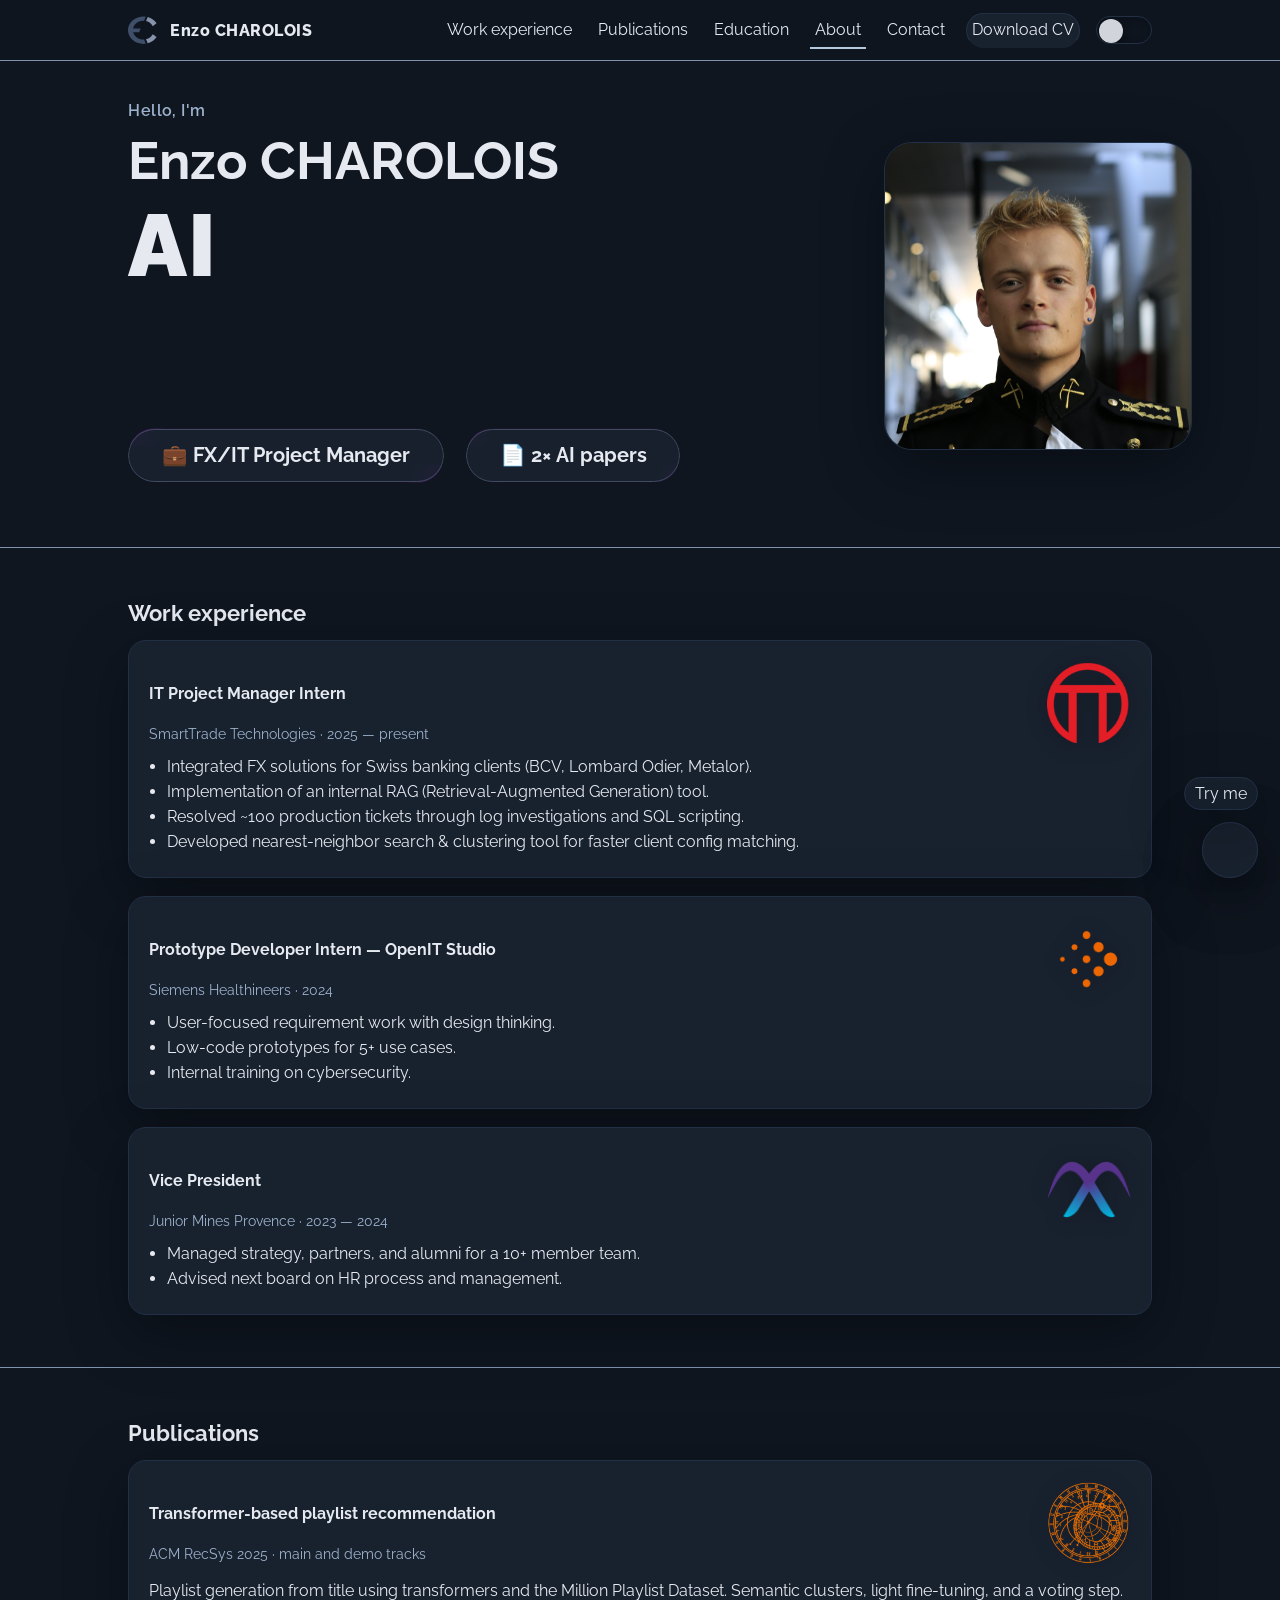
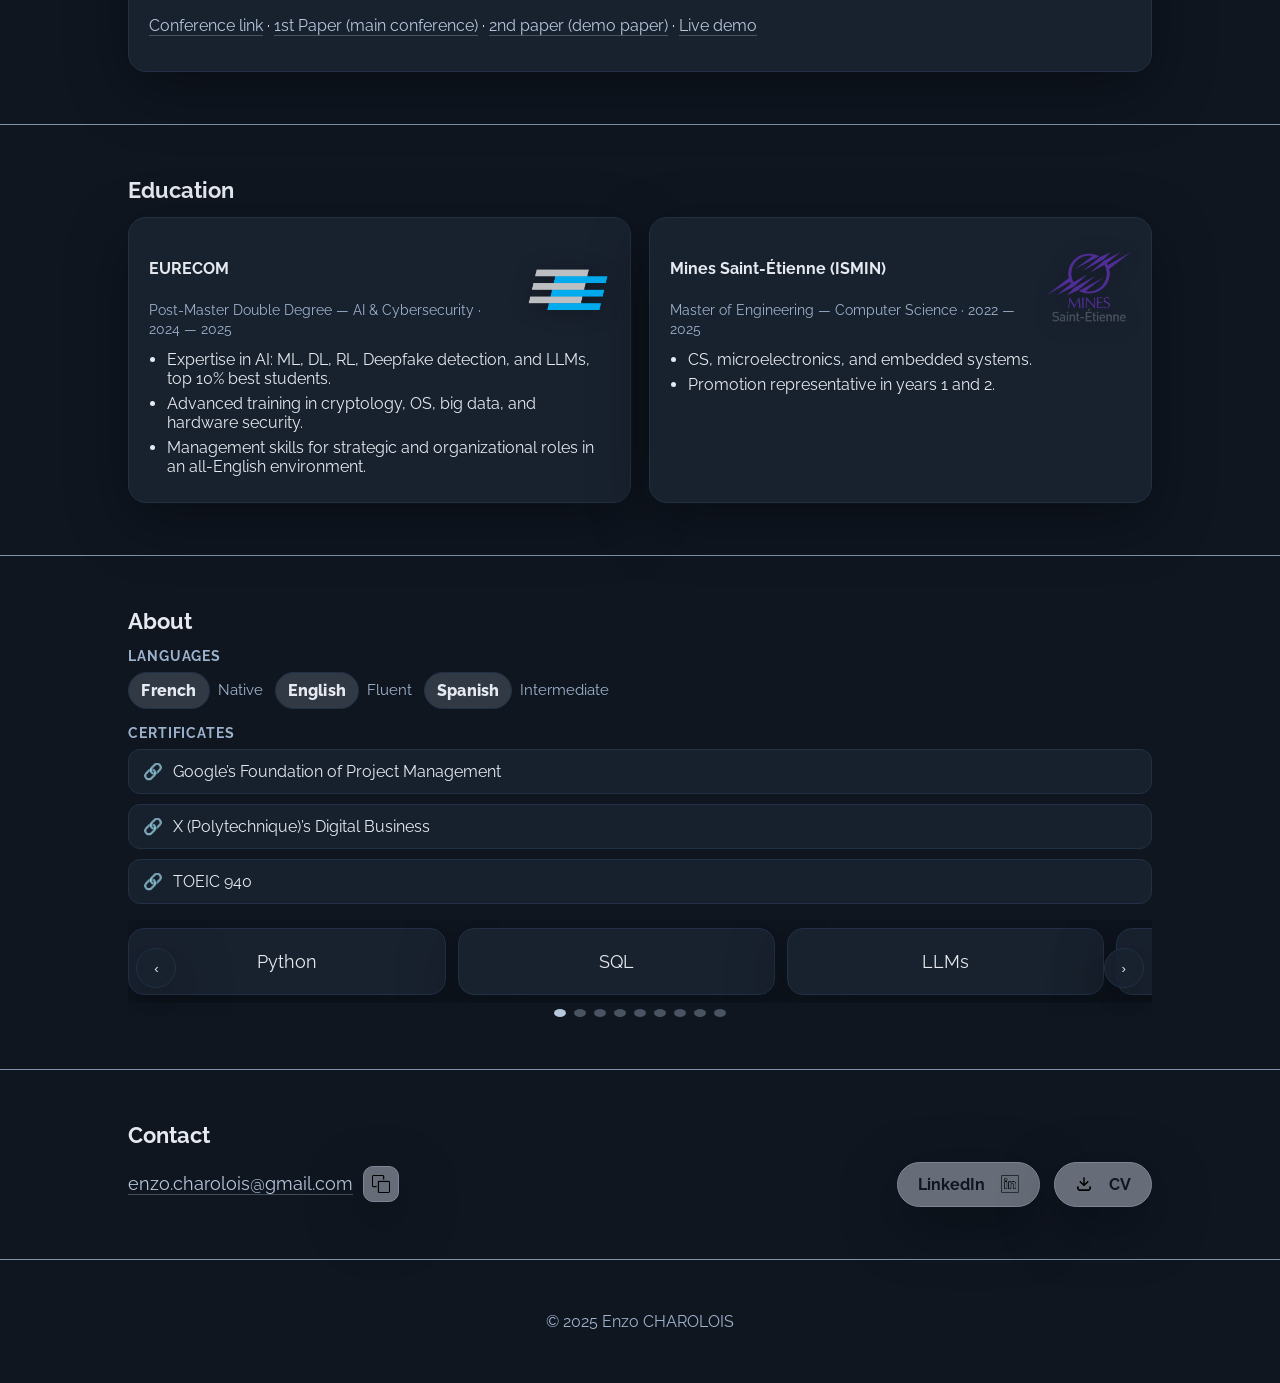
<file: previous-portfolio/index.html>
<!doctype html>
<html lang="en">
<head>
  <meta charset="utf-8">
  <meta name="viewport" content="width=device-width, initial-scale=1">
  <title>Enzo CHAROLOIS — AI Engineer</title>
  <meta name="description" content="AI Engineer with experience in IT project management, team leadership, and FX. Two AI papers at a top-tier conference.">
  <link rel="icon" href="assets/Logo-final.svg" type="image/svg+xml">
  <link rel="stylesheet" href="assets/style.css">
  <link rel="preconnect" href="https://fonts.googleapis.com">
  <link rel="preconnect" href="https://fonts.gstatic.com" crossorigin>
  <link href="https://fonts.googleapis.com/css2?family=Raleway:wght@300;400;500;600;700&display=swap" rel="stylesheet">

  <!-- animated icons (pour le bouton du Skill Finder) -->
  <script src="https://animatedicons.co/scripts/embed-animated-icons.js"></script>

  <!-- ton JS global -->
  <script defer src="assets/script.js"></script>
</head>
<body>
  
  <header class="site-nav">
    <div class="wrap top">
      <a class="brand" href="#top">
        <img class="brand-logo" src="assets/Logo-final.svg" alt="" width="36" height="36" decoding="async">
        <span>Enzo CHAROLOIS</span>
      </a>      
      <button id="menuToggle" class="icon-btn" aria-label="Open menu">☰</button>
      <nav id="navlinks">
        <a href="#work">Work experience</a>
        <a href="#publications">Publications</a>
        <a href="#education">Education</a>
        <a href="#about">About</a>
        <a href="#contact">Contact</a>
        <a class="btn header" href="Enzo_Charolois_CV.pdf" download>Download CV</a>
        <label class="toggle" title="Toggle theme">
          <input id="themeSwitch" type="checkbox" aria-label="Toggle theme">
          <span class="track"><span class="thumb"></span></span>
        </label>
      </nav>
    </div>
  </header>

<main id="top">
<!-- HERO -->
<section class="hero">
  <!-- BG Particles -->
  <div id="hero-bg" aria-hidden="true"></div>
  <div class="wrap hero-grid">
    <div class="left">
      <p class="hello">Hello, I'm</p>
      <h1 class="name">Enzo CHAROLOIS</h1>

      <div class="role-wrap">
        <h2 class="role">
          <span id="typing"></span><span class="caret" aria-hidden="true"></span>
        </h2>
      </div>

      <!-- Badges -->
      <div class="hero-badges">
        <a class="badge star-badge" href="#work" aria-label="Go to Work experience">
          <span class="star-btn" style="--star-color:#9f26c1; --star-speed:6s; --star-thickness:1px; --star-opacity:.55">
            <span class="inner">💼 FX/IT Project Manager</span>
          </span>
        </a>
        <a class="badge star-badge" href="#publications" aria-label="Go to Publications">
          <span class="star-btn" style="--star-color:#9f26c1; --star-speed:6s; --star-thickness:1px; --star-opacity:.55">
            <span class="inner">📄 2× AI papers</span>
          </span>
        </a>
      </div>
    </div>

    <div class="right">
      <figure class="photo-wrap fade-in">
        <img src="assets/profile.jpg" alt="Enzo CHAROLOIS" loading="eager" width="320" height="320">
      </figure>
    </div>
  </div>
</section>
</main>


    <!-- WORK -->
    <section id="work" class="section">
      <div class="wrap">
        <div class="section-head">
          <h3 class="section-title">Work experience</h3>
          <animated-icons
            src="https://animatedicons.co/get-icon?name=Online%20Banking&style=minimalistic&token=6c7c1540-f19d-40f6-94d7-a470875147fa"
            trigger="loop" height="56" width="56"></animated-icons>
        </div>

        <div class="stack">
          <article id="exp-smarttrade" class="card hover-float reveal">
            <header class="card-hd">
              <div>
                <h4>IT Project Manager Intern</h4>
                <span class="meta">SmartTrade Technologies · 2025 — present</span>
              </div>
              <img class="logo" src="assets/logo-smarttrade.png" alt="SmartTrade Technologies">
            </header>
            <ul>
              <li>Integrated FX solutions for Swiss banking clients (BCV, Lombard Odier, Metalor).</li>
              <li>Implementation of an internal RAG (Retrieval-Augmented Generation) tool.</li>
              <li>Resolved ~100 production tickets through log investigations and SQL scripting.</li>
              <li>Developed nearest-neighbor search &amp; clustering tool for faster client config matching.</li>
            </ul>
          </article>

          <article id="exp-siemens" class="card hover-float reveal">
            <header class="card-hd">
              <div>
                <h4>Prototype Developer Intern — OpenIT Studio</h4>
                <span class="meta">Siemens Healthineers · 2024</span>
              </div>
              <img class="logo" src="assets/logo-siemens.png" alt="Siemens Healthineers">
            </header>
            <ul>
              <li>User-focused requirement work with design thinking.</li>
              <li>Low-code prototypes for 5+ use cases.</li>
              <li>Internal training on cybersecurity.</li>
            </ul>
          </article>

          <article id="exp-jmp" class="card hover-float reveal">
            <header class="card-hd">
              <div>
                <h4>Vice President</h4>
                <span class="meta">Junior Mines Provence · 2023 — 2024</span>
              </div>
              <img class="logo" src="assets/logo-jmp.png" alt="Junior Mines Provence">
            </header>
            <ul>
              <li>Managed strategy, partners, and alumni for a 10+ member team.</li>
              <li>Advised next board on HR process and management.</li>
            </ul>
          </article>
        </div>
      </div>
    </section>

    <!-- PUBLICATIONS -->
    <section id="publications" class="section">
      <div class="wrap">
        <div class="section-head">
          <h3 class="section-title">Publications</h3>
          <animated-icons
            src="https://animatedicons.co/get-icon?name=Chatbot&style=minimalistic&token=6b3aba1e-cf81-46d6-8923-cca76667c70d"
            trigger="loop" height="56" width="56"></animated-icons>
        </div>
        <div class="stack">
          <article id="exp-recsys" class="card hover-float reveal">
            <header class="card-hd">
              <div>
                <h4>Transformer-based playlist recommendation</h4>
                <span class="meta">ACM RecSys 2025 · main and demo tracks</span>
              </div>
              <img class="logo" src="assets/logo-recsys.png" alt="RecSys 2025 Prague">
            </header>
            <p>Playlist generation from title using transformers and the Million Playlist Dataset. Semantic clusters, light fine-tuning, and a voting step.</p>
            <p>
              <a class="text-link" href="https://recsys.acm.org/recsys25/accepted-contributions/" target="_blank" rel="noopener">Conference link</a> ·
              <a class="text-link" href="https://dl.acm.org/doi/10.1145/3705328.3748053" target="_blank" rel="noopener">1st Paper (main conference)</a> ·
              <a class="text-link" href="https://dl.acm.org/doi/10.1145/3705328.3759336" target="_blank" rel="noopener">2nd paper (demo paper)</a> ·
              <a class="text-link" href="https://playlist-recommendation.tools.eurecom.fr/" target="_blank" rel="noopener">Live demo</a>
            </p>
          </article>
        </div>
      </div>
    </section>

    <!-- EDUCATION -->
    <section id="education" class="section">
      <div class="wrap">
        <div class="section-head">
          <h3 class="section-title">Education</h3>
          <animated-icons
            src="https://animatedicons.co/get-icon?name=Academic%20Background&style=minimalistic&token=fcb0569d-9cc8-4c8a-bbfa-cf46744e4770"
            trigger="loop" height="56" width="56"></animated-icons>
        </div>
        <div class="edu-grid">
          <article class="card hover-float reveal">
            <header class="card-hd">
              <div>
                <h4>EURECOM</h4>
                <span class="meta">Post-Master Double Degree — AI & Cybersecurity · 2024 — 2025</span>
              </div>
              <img class="logo" src="assets/logo-eurecom.png" alt="EURECOM">
            </header>
            <ul>
              <li>Expertise in AI: ML, DL, RL, Deepfake detection, and LLMs, top 10% best students.</li>
              <li>Advanced training in cryptology, OS, big data, and hardware security.</li>
              <li>Management skills for strategic and organizational roles in an all-English environment.</li>
            </ul>
          </article>

          <article class="card hover-float reveal">
            <header class="card-hd">
              <div>
                <h4>Mines Saint-Étienne (ISMIN)</h4>
                <span class="meta">Master of Engineering — Computer Science · 2022 — 2025</span>
              </div>
              <img class="logo" src="assets/logo-mines.png" alt="Mines Saint-Étienne">
            </header>
            <ul>
              <li>CS, microelectronics, and embedded systems.</li>
              <li>Promotion representative in years 1 and 2.</li>
            </ul>
          </article>
        </div>
      </div>
    </section>

    <!-- ABOUT -->
    <section id="about" class="section">
      <div class="wrap about-grid">
        <div class="section-head">
          <h3 class="section-title">About</h3>
          <animated-icons
            src="https://animatedicons.co/get-icon?name=Training&style=minimalistic&token=6c957804-4670-47c0-966e-e4c3ad32540d"
            trigger="loop" height="56" width="56"></animated-icons>
        </div>

        <div>
          <!-- Languages (plus jolie) -->
          <div class="about-block">
            <h4 class="minor-title">Languages</h4>
            <ul class="lang-list">
              <li><span class="lang-chip">French</span><span class="lang-level">Native</span></li>
              <li><span class="lang-chip">English</span><span class="lang-level">Fluent</span></li>
              <li><span class="lang-chip">Spanish</span><span class="lang-level">Intermediate</span></li>
            </ul>
          </div>

          <!-- Certificates -->
          <div class="about-block">
            <h4 class="minor-title">Certificates</h4>
            <ul class="cert-list">
              <li>
                <a class="cert-link" href="https://www.coursera.org/account/accomplishments/verify/86C743YBS95K?utm_source=link&utm_medium=certificate&utm_content=cert_image&utm_campaign=sharing_cta&utm_product=course" target="_blank" rel="noopener">
                  Google’s Foundation of Project Management
                </a>
              </li>
              <li>
                <a class="cert-link" href="https://www.coursera.org/account/accomplishments/verify/7FWNB2TD9SZB?utm_source=link&utm_medium=certificate&utm_content=cert_image&utm_campaign=sharing_cta&utm_product=course" target="_blank" rel="noopener">
                  X (Polytechnique)’s Digital Business
                </a>
              </li>
              <li>
                <a class="cert-link" href="https://www.etsglobal.org/fr/en/digital-score-report/0D478AAA68C10E702CE2A8F116453398500B623F486E22CBEED196CD4633034ESjdONVk0RFBDcnJZRW52Y3Q3QlhBSWRsbUxVeWlKMUZVWVVUcU52YUtwUERLcW9j" target="_blank" rel="noopener">
                  TOEIC 940
                </a>
              </li>
            </ul>
          </div>

          <!-- Skills carousel -->
          <div class="carousel small" id="skillsCarousel">
            <button class="cnav prev" aria-label="Prev">‹</button>
            <div class="track" id="skillTrack">
              <div class="slide">Python</div>
              <div class="slide">SQL</div>
              <div class="slide">LLMs</div>
              <div class="slide">ML</div>
              <div class="slide">DL</div>
              <div class="slide">FX</div>
              <div class="slide">FIX</div>
              <div class="slide">Design thinking</div>
              <div class="slide">Project coordination</div>
            </div>
            <button class="cnav next" aria-label="Next">›</button>
            <div class="dots" id="skillDots"></div>
          </div>
        </div>
      </div>
    </section>

<!-- CONTACT -->
<section id="contact" class="section">
  <div class="wrap">
    <div class="section-head">
      <h3 class="section-title">Contact</h3>
      <animated-icons
        src="https://animatedicons.co/get-icon?name=contact&style=minimalistic&token=a95329fc-932a-463b-996b-23c9a6ec0092"
        trigger="loop" height="56" width="56"></animated-icons>
    </div>

    <!-- Barre alignée comme sur ton mockup -->
    <div class="contact-bar">
      <!-- Bloc gauche : email + copier (collés) -->
      <div class="contact-left">
        <a class="text-link email" href="mailto:enzo.charolois@gmail.com">enzo.charolois@gmail.com</a>
        <button id="copyEmail" class="icon-pill light" aria-label="Copy email">
          <img src="assets/copie.png" alt="" width="18" height="18">
        </button>
      </div>

      <!-- Bloc droit : actions poussées à droite -->
      <div class="contact-actions">
        <a class="pill pill-light btn-linkedin" href="https://www.linkedin.com/in/enzo-charolois" target="_blank" rel="noopener">
          <span>LinkedIn</span>
          <img src="assets/Linkedin.png" alt="" width="18" height="18">
        </a>
        <a class="pill pill-light btn-cv" href="Enzo_Charolois_CV.pdf" download>
          <img src="assets/download.png" alt="" width="18" height="18">
          <span>CV</span>
        </a>
      </div>
    </div>
  </div>
</section>

    </main>

  <footer class="site-footer">
    <div class="wrap"><p>© 2025 Enzo CHAROLOIS</p></div>
  </footer>

  <!-- Skill Finder launcher + modal -->
  <button id="sf-launcher" aria-label="Open Skill Finder" title="Skill Finder">
    <animated-icons
      src="https://animatedicons.co/get-icon?name=chat&style=minimalistic&token=aa724904-12c8-4d99-a7a1-cca76b7ddec0"
      trigger="loop"
      attributes='{"variationThumbColour":"#536DFE","variationName":"Two Tone","variationNumber":2,"numberOfGroups":2,"backgroundIsGroup":false,"strokeWidth":1,"defaultColours":{"group-1":"#000000","group-2":"#536DFE","background":"#FFFFFF"}}'
      height="28" width="28"
    ></animated-icons>
  </button>

  <div id="sf-modal" aria-hidden="true" role="dialog" aria-modal="true" aria-labelledby="sf-title">
    <div class="sf-panel">
      <div class="sf-hd">
        <strong id="sf-title">Skill Finder</strong>
        <button id="sf-close" class="sf-x" aria-label="Close">×</button>
      </div>
      <div id="sf-log" class="sf-body">
        <div class="sf-msg bot">
          Ask where a skill fits best. Try: financial risk, prototyping, SQL, leadership, transformers, embedded.
        </div>
      </div>
      <form id="sf-form" class="sf-input">
        <input id="sf-q" type="text" placeholder="Type a skill, e.g. financial risk" autocomplete="off">
        <button class="btn primary" type="submit">Find</button>
      </form>
    </div>
  </div>

  <!-- Skill Finder logic -->
  <script defer src="assets/skill-finder.js"></script>
  <script type="module" src="assets/particles-hero.js"></script>

</body>
</html>
</file>
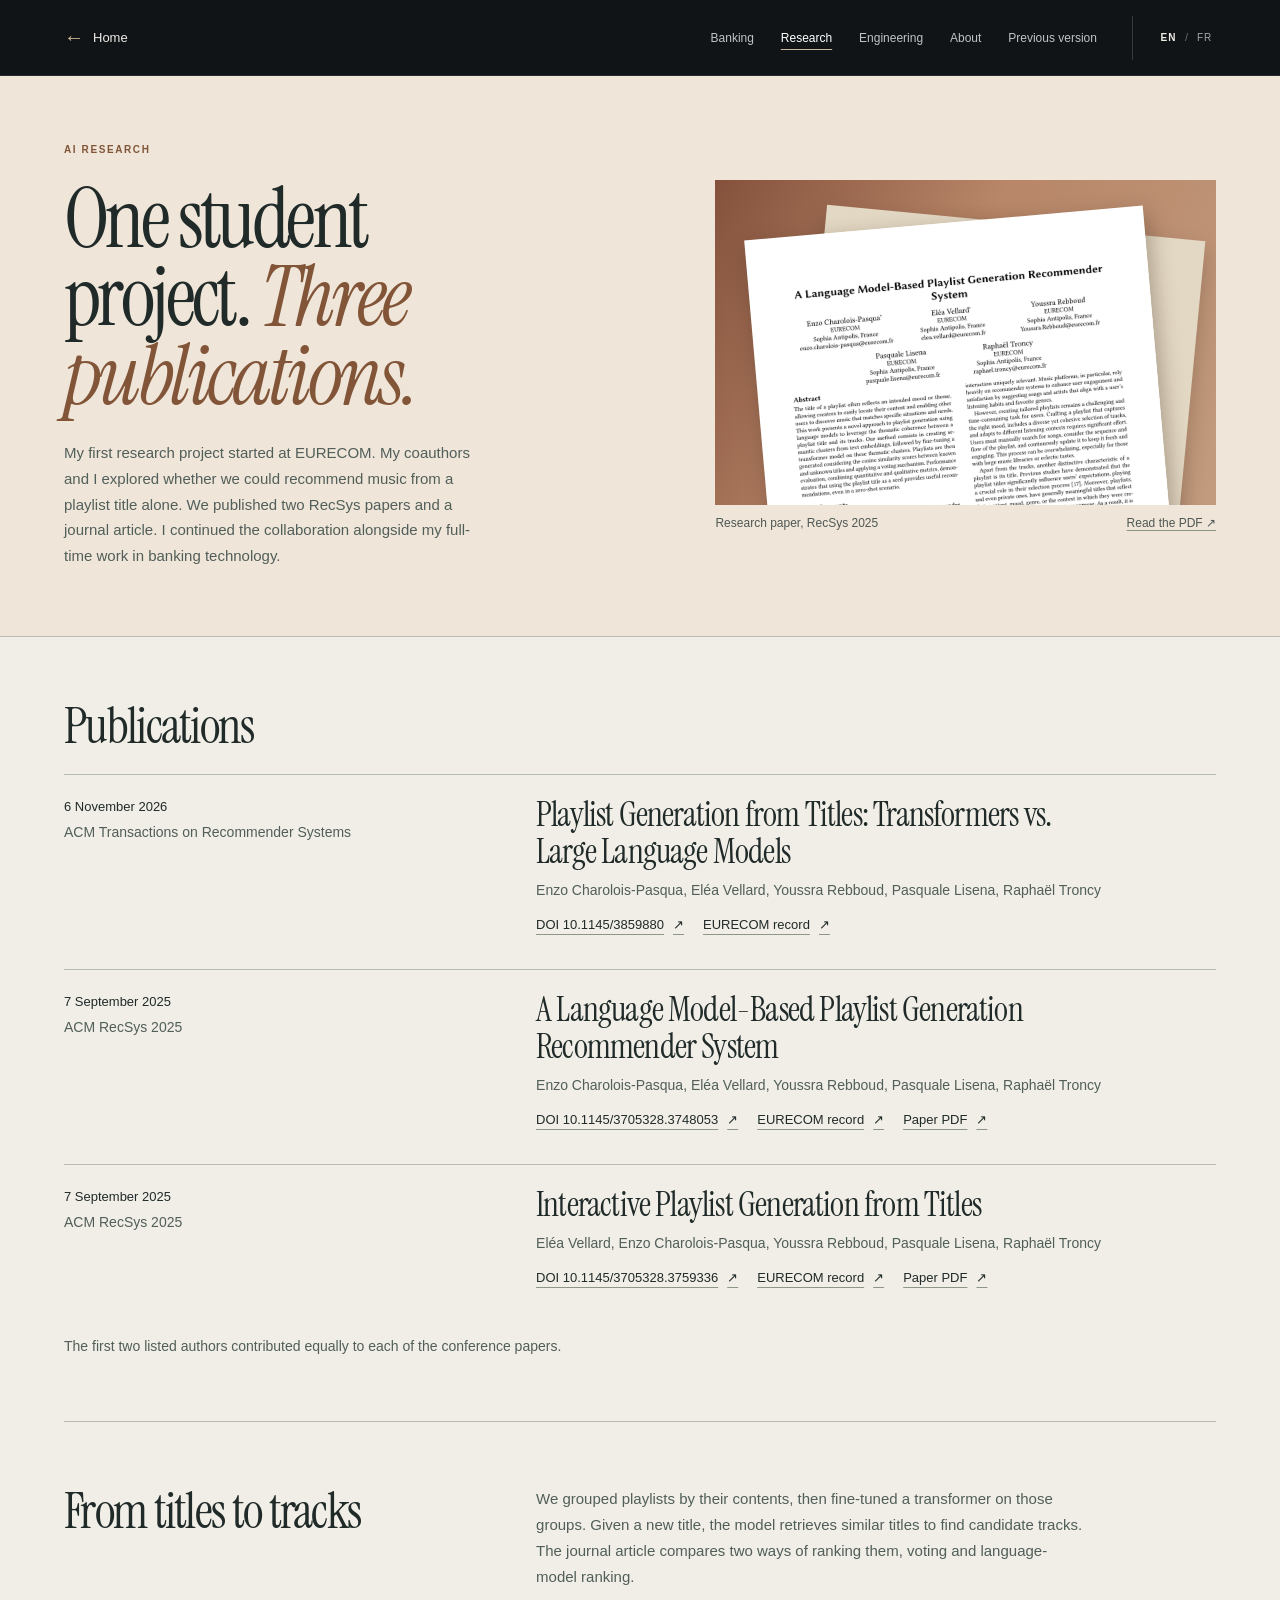
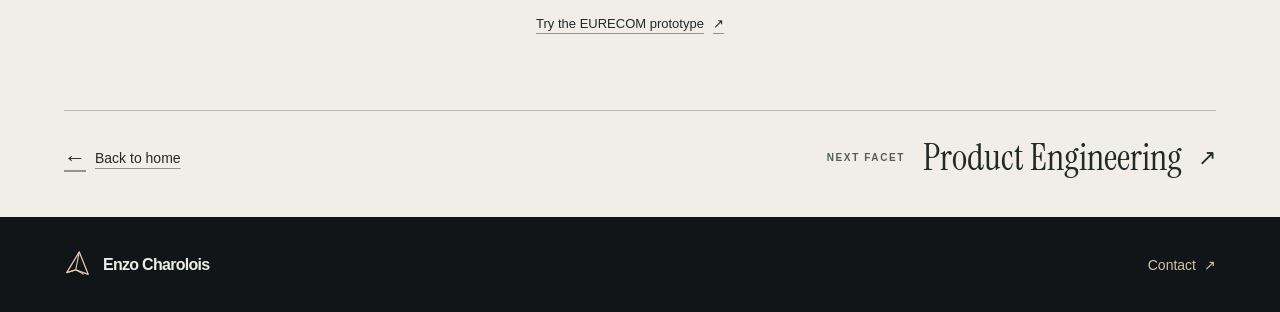
<file: research/index.html>
<!doctype html><html lang="en"><head><meta charset="utf-8"><meta name="viewport" content="width=device-width,initial-scale=1">
  <title>AI Research — Enzo Charolois</title><meta name="description" content="I got my start in research through a student project on playlist recommendation at EURECOM. With my coauthors, I took it to two RecSys papers and a journal article, continuing the collaboration alongside my banking work."><meta name="theme-color" content="#111518">
  <meta property="og:type" content="website"><meta property="og:title" content="AI Research — Enzo Charolois"><meta property="og:description" content="I got my start in research through a student project on playlist recommendation at EURECOM. With my coauthors, I took it to two RecSys papers and a journal article, continuing the collaboration alongside my banking work."><meta property="og:image" content="https://nazzar02.github.io/enzo-charolois.github.io/facets/social.jpg">
  <link rel="canonical" href="https://nazzar02.github.io/enzo-charolois.github.io/research/"><link rel="alternate" hreflang="en" href="https://nazzar02.github.io/enzo-charolois.github.io/research/"><link rel="alternate" hreflang="fr" href="https://nazzar02.github.io/enzo-charolois.github.io/fr/research/">
  <link rel="icon" href="../facets/mark.svg"><link rel="preload" href="../facets/fonts/InstrumentSerif-Regular.ttf" as="font" type="font/ttf" crossorigin>
  <link rel="stylesheet" href="../facets/style.css"><link rel="stylesheet" href="../facets/world.css"></head><body class="interior" data-page="research">
  <a href="#main" class="skip">Skip to content</a><header><div class="shell header-inner"><a class="home-nav" href="../#research"><span aria-hidden="true">←</span>Home</a>
  <nav class="wide-nav" aria-label="Primary navigation"><a href="../banking/" >Banking</a><a href="./" aria-current="page">Research</a><a href="../engineering/" >Engineering</a><a href="../about/" >About</a><a class="archive-nav" href="../ancienne-version/">Previous version</a></nav><div class="lang" aria-label="Language"><a lang="en" hreflang="en" data-language href="./" aria-current="true">EN</a><span aria-hidden="true">/</span><a lang="fr" hreflang="fr" data-language href="../fr/research/" >FR</a></div>
  <details class="compact-nav"><summary>Menu</summary><nav aria-label="Primary navigation"><a href="../banking/" >Banking</a><a href="./" aria-current="page">Research</a><a href="../engineering/" >Engineering</a><a href="../about/" >About</a><a class="archive-nav" href="../ancienne-version/">Previous version</a></nav></details></div></header>
  <main id="main" class="edition"><section class="mast"><div class="shell mast-layout"><div class="mast-copy"><p class="kicker">AI Research</p><h1>One student project. <em>Three publications.</em></h1><p class="mast-intro">My first research project started at EURECOM. My coauthors and I explored whether we could recommend music from a playlist title alone. We published two RecSys papers and a journal article. I continued the collaboration alongside my full-time work in banking technology.</p></div><figure class="exhibit exhibit-research"><div class="exhibit-art"><img src="../facets/editorial/recsys.webp" width="1000" height="1294" alt="Opening page of the RecSys research paper with its title and five coauthors."  decoding="async"></div><figcaption><span>Research paper, RecSys 2025</span><a href="../assets/docs/papers/my_research_paper-Main_Conference.pdf">Read the PDF <span aria-hidden="true">↗</span></a></figcaption></figure></div></section><section class="shell bibliography"><h2 class="reading-title">Publications</h2><ol><li class="bib-entry" id="paper-9010"><div class="bib-meta"><time datetime="2026-11-06">6 November 2026</time><span>ACM Transactions on Recommender Systems</span></div><div><h3 lang="en"><a href="https://doi.org/10.1145/3859880">Playlist Generation from Titles: Transformers vs. Large Language Models</a></h3><p>Enzo Charolois-Pasqua, Eléa Vellard, Youssra Rebboud, Pasquale Lisena, Raphaël Troncy</p><div class="references"><a class="editorial-link" href="https://doi.org/10.1145/3859880">DOI 10.1145/3859880 <span aria-hidden="true">↗</span></a><a class="editorial-link" href="https://www.eurecom.fr/en/publication/9010">EURECOM record <span aria-hidden="true">↗</span></a></div></div></li><li class="bib-entry" id="paper-8304"><div class="bib-meta"><time datetime="2025-09-07">7 September 2025</time><span>ACM RecSys 2025</span></div><div><h3 lang="en"><a href="https://doi.org/10.1145/3705328.3748053">A Language Model-Based Playlist Generation Recommender System</a></h3><p>Enzo Charolois-Pasqua, Eléa Vellard, Youssra Rebboud, Pasquale Lisena, Raphaël Troncy</p><div class="references"><a class="editorial-link" href="https://doi.org/10.1145/3705328.3748053">DOI 10.1145/3705328.3748053 <span aria-hidden="true">↗</span></a><a class="editorial-link" href="https://www.eurecom.fr/en/publication/8304">EURECOM record <span aria-hidden="true">↗</span></a><a class="editorial-link" href="../assets/docs/papers/my_research_paper-Main_Conference.pdf">Paper PDF <span aria-hidden="true">↗</span></a></div></div></li><li class="bib-entry" id="paper-8318"><div class="bib-meta"><time datetime="2025-09-07">7 September 2025</time><span>ACM RecSys 2025</span></div><div><h3 lang="en"><a href="https://doi.org/10.1145/3705328.3759336">Interactive Playlist Generation from Titles</a></h3><p>Eléa Vellard, Enzo Charolois-Pasqua, Youssra Rebboud, Pasquale Lisena, Raphaël Troncy</p><div class="references"><a class="editorial-link" href="https://doi.org/10.1145/3705328.3759336">DOI 10.1145/3705328.3759336 <span aria-hidden="true">↗</span></a><a class="editorial-link" href="https://www.eurecom.fr/en/publication/8318">EURECOM record <span aria-hidden="true">↗</span></a><a class="editorial-link" href="../assets/docs/papers/my_research_paper-Demo_Track.pdf">Paper PDF <span aria-hidden="true">↗</span></a></div></div></li></ol><p class="footnote">The first two listed authors contributed equally to each of the conference papers.</p></section><section class="shell afterword"><h2>From titles to tracks</h2><div><p>We grouped playlists by their contents, then fine-tuned a transformer on those groups. Given a new title, the model retrieves similar titles to find candidate tracks. The journal article compares two ways of ranking them, voting and language-model ranking.</p><a class="editorial-link" href="https://playlist-recommendation.tools.eurecom.fr/">Try the EURECOM prototype <span aria-hidden="true">↗</span></a></div></section><nav class="shell next-reading" aria-label="Primary navigation"><a class="return-home" href="../#research"><span aria-hidden="true">←</span>Back to home</a><div><span class="kicker">Next facet</span><a href="../engineering/">Product Engineering <span aria-hidden="true">↗</span></a></div></nav></main>
  <footer><div class="shell footer-inner"><a class="brand" href="../"><svg viewBox="0 0 30 32" fill="none" aria-hidden="true"><path d="M3 25 17 2l10 25-14-5Z" stroke="currentColor" stroke-width="1.4" stroke-linejoin="round"/><path d="M17 2 13 22m0 0L3 25m10-3 9 5" stroke="currentColor" stroke-width="1.2"/></svg> Enzo Charolois</a><a href="../about/#contact">Contact <span aria-hidden="true">↗</span></a></div></footer>
  </body></html>
</file>
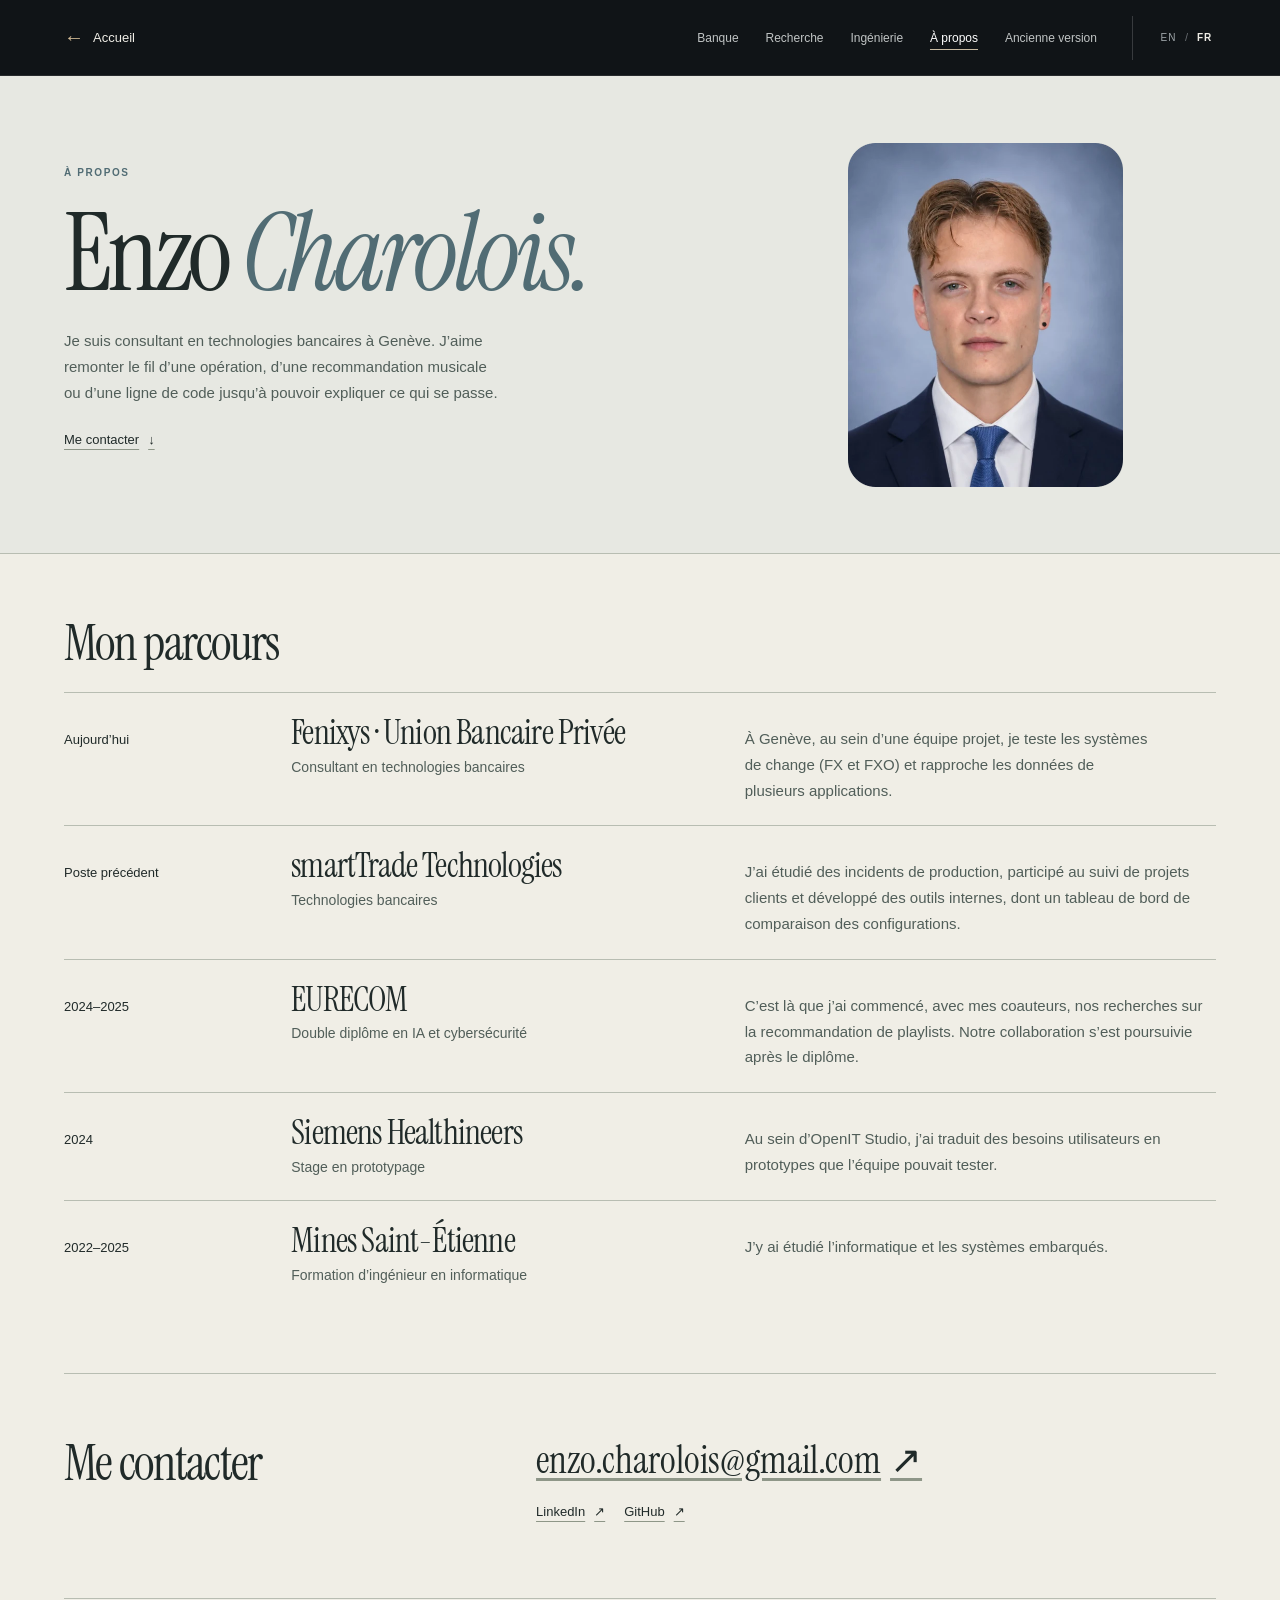
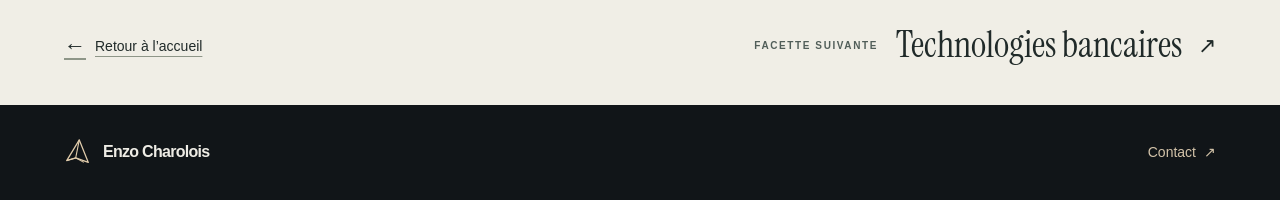
<file: fr/about/index.html>
<!doctype html><html lang="fr"><head><meta charset="utf-8"><meta name="viewport" content="width=device-width,initial-scale=1">
  <title>À propos — Enzo Charolois</title><meta name="description" content="Consultant en technologies bancaires · Genève, Suisse"><meta name="theme-color" content="#111518">
  <meta property="og:type" content="website"><meta property="og:title" content="À propos — Enzo Charolois"><meta property="og:description" content="Consultant en technologies bancaires · Genève, Suisse"><meta property="og:image" content="https://nazzar02.github.io/enzo-charolois.github.io/facets/social.jpg">
  <link rel="canonical" href="https://nazzar02.github.io/enzo-charolois.github.io/fr/about/"><link rel="alternate" hreflang="en" href="https://nazzar02.github.io/enzo-charolois.github.io/about/"><link rel="alternate" hreflang="fr" href="https://nazzar02.github.io/enzo-charolois.github.io/fr/about/">
  <link rel="icon" href="../../facets/mark.svg"><link rel="preload" href="../../facets/fonts/InstrumentSerif-Regular.ttf" as="font" type="font/ttf" crossorigin>
  <link rel="stylesheet" href="../../facets/style.css"><link rel="stylesheet" href="../../facets/world.css"></head><body class="interior" data-page="about">
  <a href="#main" class="skip">Aller au contenu</a><header><div class="shell header-inner"><a class="home-nav" href="../"><span aria-hidden="true">←</span>Accueil</a>
  <nav class="wide-nav" aria-label="Navigation principale"><a href="../banking/" >Banque</a><a href="../research/" >Recherche</a><a href="../engineering/" >Ingénierie</a><a href="./" aria-current="page">À propos</a><a class="archive-nav" href="../../ancienne-version/">Ancienne version</a></nav><div class="lang" aria-label="Langue"><a lang="en" hreflang="en" data-language href="../../about/" >EN</a><span aria-hidden="true">/</span><a lang="fr" hreflang="fr" data-language href="./" aria-current="true">FR</a></div>
  <details class="compact-nav"><summary>Menu</summary><nav aria-label="Navigation principale"><a href="../banking/" >Banque</a><a href="../research/" >Recherche</a><a href="../engineering/" >Ingénierie</a><a href="./" aria-current="page">À propos</a><a class="archive-nav" href="../../ancienne-version/">Ancienne version</a></nav></details></div></header>
  <main id="main" class="edition"><section class="mast"><div class="shell mast-layout"><div class="mast-copy"><p class="kicker">À propos</p><h1>Enzo <em>Charolois.</em></h1><p class="mast-intro">Je suis consultant en technologies bancaires à Genève. J’aime remonter le fil d’une opération, d’une recommandation musicale ou d’une ligne de code jusqu’à pouvoir expliquer ce qui se passe.</p><a class="editorial-link" href="#contact">Me contacter <span aria-hidden="true">↓</span></a></div><figure class="suit"><img src="../../facets/portrait.webp" width="530" height="663" alt="Enzo Charolois en costume bleu et cravate."></figure></div></section><section class="shell biography"><h2 class="reading-title">Mon parcours</h2><ol><li><p class="when">Aujourd’hui</p><div><h3>Fenixys · Union Bancaire Privée</h3><p class="position">Consultant en technologies bancaires</p></div><p class="history-text">À Genève, au sein d’une équipe projet, je teste les systèmes de change (FX et FXO) et rapproche les données de plusieurs applications.</p></li><li><p class="when">Poste précédent</p><div><h3>smartTrade Technologies</h3><p class="position">Technologies bancaires</p></div><p class="history-text">J’ai étudié des incidents de production, participé au suivi de projets clients et développé des outils internes, dont un tableau de bord de comparaison des configurations.</p></li><li><p class="when">2024–2025</p><div><h3>EURECOM</h3><p class="position">Double diplôme en IA et cybersécurité</p></div><p class="history-text">C’est là que j’ai commencé, avec mes coauteurs, nos recherches sur la recommandation de playlists. Notre collaboration s’est poursuivie après le diplôme.</p></li><li><p class="when">2024</p><div><h3>Siemens Healthineers</h3><p class="position">Stage en prototypage</p></div><p class="history-text">Au sein d’OpenIT Studio, j’ai traduit des besoins utilisateurs en prototypes que l’équipe pouvait tester.</p></li><li><p class="when">2022–2025</p><div><h3>Mines Saint-Étienne</h3><p class="position">Formation d’ingénieur en informatique</p></div><p class="history-text">J’y ai étudié l’informatique et les systèmes embarqués.</p></li></ol></section>
  <section class="shell contact" id="contact"><h2>Me contacter</h2><div><a class="editorial-link" href="mailto:enzo.charolois@gmail.com">enzo.charolois@gmail.com <span aria-hidden="true">↗</span></a><div class="references"><a class="editorial-link" href="https://www.linkedin.com/in/enzo-charolois">LinkedIn <span aria-hidden="true">↗</span></a><a class="editorial-link" href="https://github.com/Nazzar02">GitHub <span aria-hidden="true">↗</span></a></div></div></section><nav class="shell next-reading" aria-label="Navigation principale"><a class="return-home" href="../"><span aria-hidden="true">←</span>Retour à l’accueil</a><div><span class="kicker">Facette suivante</span><a href="../banking/">Technologies bancaires <span aria-hidden="true">↗</span></a></div></nav></main>
  <footer><div class="shell footer-inner"><a class="brand" href="../"><svg viewBox="0 0 30 32" fill="none" aria-hidden="true"><path d="M3 25 17 2l10 25-14-5Z" stroke="currentColor" stroke-width="1.4" stroke-linejoin="round"/><path d="M17 2 13 22m0 0L3 25m10-3 9 5" stroke="currentColor" stroke-width="1.2"/></svg> Enzo Charolois</a><a href="./#contact">Contact <span aria-hidden="true">↗</span></a></div></footer>
  </body></html>
</file>
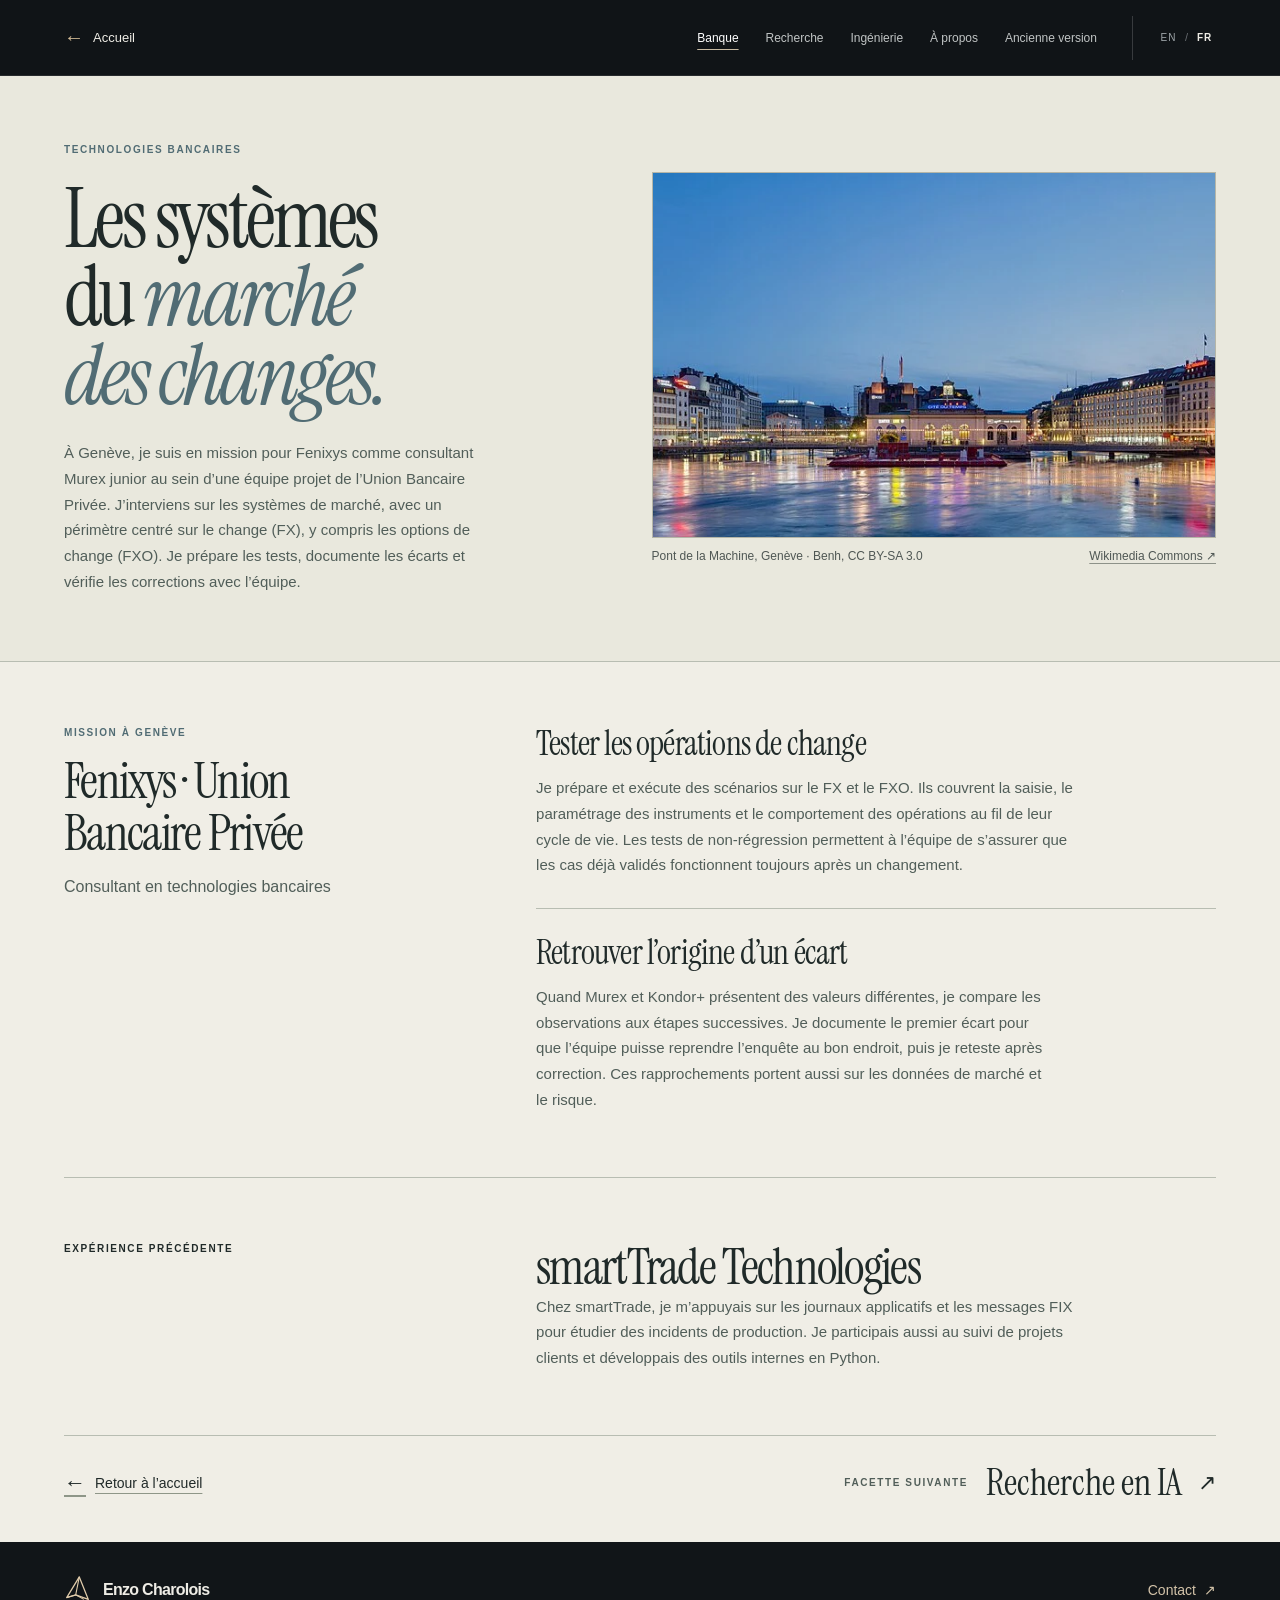
<file: fr/banking/index.html>
<!doctype html><html lang="fr"><head><meta charset="utf-8"><meta name="viewport" content="width=device-width,initial-scale=1">
  <title>Technologies bancaires — Enzo Charolois</title><meta name="description" content="Au sein d’une équipe projet bancaire à Genève, je teste les systèmes de change, du FX aux options de change (FXO). Je remonte les écarts entre applications et vérifie les corrections avec l’équipe."><meta name="theme-color" content="#111518">
  <meta property="og:type" content="website"><meta property="og:title" content="Technologies bancaires — Enzo Charolois"><meta property="og:description" content="Au sein d’une équipe projet bancaire à Genève, je teste les systèmes de change, du FX aux options de change (FXO). Je remonte les écarts entre applications et vérifie les corrections avec l’équipe."><meta property="og:image" content="https://nazzar02.github.io/enzo-charolois.github.io/facets/social.jpg">
  <link rel="canonical" href="https://nazzar02.github.io/enzo-charolois.github.io/fr/banking/"><link rel="alternate" hreflang="en" href="https://nazzar02.github.io/enzo-charolois.github.io/banking/"><link rel="alternate" hreflang="fr" href="https://nazzar02.github.io/enzo-charolois.github.io/fr/banking/">
  <link rel="icon" href="../../facets/mark.svg"><link rel="preload" href="../../facets/fonts/InstrumentSerif-Regular.ttf" as="font" type="font/ttf" crossorigin>
  <link rel="stylesheet" href="../../facets/style.css"><link rel="stylesheet" href="../../facets/world.css"></head><body class="interior" data-page="banking">
  <a href="#main" class="skip">Aller au contenu</a><header><div class="shell header-inner"><a class="home-nav" href="../#banking"><span aria-hidden="true">←</span>Accueil</a>
  <nav class="wide-nav" aria-label="Navigation principale"><a href="./" aria-current="page">Banque</a><a href="../research/" >Recherche</a><a href="../engineering/" >Ingénierie</a><a href="../about/" >À propos</a><a class="archive-nav" href="../../ancienne-version/">Ancienne version</a></nav><div class="lang" aria-label="Langue"><a lang="en" hreflang="en" data-language href="../../banking/" >EN</a><span aria-hidden="true">/</span><a lang="fr" hreflang="fr" data-language href="./" aria-current="true">FR</a></div>
  <details class="compact-nav"><summary>Menu</summary><nav aria-label="Navigation principale"><a href="./" aria-current="page">Banque</a><a href="../research/" >Recherche</a><a href="../engineering/" >Ingénierie</a><a href="../about/" >À propos</a><a class="archive-nav" href="../../ancienne-version/">Ancienne version</a></nav></details></div></header>
  <main id="main" class="edition"><section class="mast"><div class="shell mast-layout"><div class="mast-copy"><p class="kicker">Technologies bancaires</p><h1>Les systèmes du <em>marché des changes.</em></h1><p class="mast-intro">À Genève, je suis en mission pour Fenixys comme consultant Murex junior au sein d’une équipe projet de l’Union Bancaire Privée. J’interviens sur les systèmes de marché, avec un périmètre centré sur le change (FX), y compris les options de change (FXO). Je prépare les tests, documente les écarts et vérifie les corrections avec l’équipe.</p></div><figure class="exhibit exhibit-banking"><div class="exhibit-art"><img src="../../facets/editorial/geneve-crepuscule.webp" width="1280" height="398" alt="Le pont de la Machine et les quais de Genève au crépuscule, avec leurs lumières reflétées sur le Rhône."  decoding="async"></div><figcaption><span>Pont de la Machine, Genève · Benh, CC BY-SA 3.0</span><a href="https://commons.wikimedia.org/wiki/File:Pont_de_la_Machine_Cr%C3%A9puscule_Panorama_Gen%C3%A8ve_BLS.jpg">Wikimedia Commons <span aria-hidden="true">↗</span></a></figcaption></figure></div></section><section class="shell ledger"><div class="ledger-side"><p class="kicker">Mission à Genève</p><h2>Fenixys · Union Bancaire Privée</h2><p>Consultant en technologies bancaires</p></div><div class="passages"><article><h3>Tester les opérations de change</h3><p>Je prépare et exécute des scénarios sur le FX et le FXO. Ils couvrent la saisie, le paramétrage des instruments et le comportement des opérations au fil de leur cycle de vie. Les tests de non-régression permettent à l’équipe de s’assurer que les cas déjà validés fonctionnent toujours après un changement.</p></article><article><h3>Retrouver l’origine d’un écart</h3><p>Quand Murex et Kondor+ présentent des valeurs différentes, je compare les observations aux étapes successives. Je documente le premier écart pour que l’équipe puisse reprendre l’enquête au bon endroit, puis je reteste après correction. Ces rapprochements portent aussi sur les données de marché et le risque.</p></article></div></section>
  <section class="shell afterword"><p class="kicker">Expérience précédente</p><div><h2>smartTrade Technologies</h2><p>Chez smartTrade, je m’appuyais sur les journaux applicatifs et les messages FIX pour étudier des incidents de production. Je participais aussi au suivi de projets clients et développais des outils internes en Python.</p></div></section><nav class="shell next-reading" aria-label="Navigation principale"><a class="return-home" href="../#banking"><span aria-hidden="true">←</span>Retour à l’accueil</a><div><span class="kicker">Facette suivante</span><a href="../research/">Recherche en IA <span aria-hidden="true">↗</span></a></div></nav></main>
  <footer><div class="shell footer-inner"><a class="brand" href="../"><svg viewBox="0 0 30 32" fill="none" aria-hidden="true"><path d="M3 25 17 2l10 25-14-5Z" stroke="currentColor" stroke-width="1.4" stroke-linejoin="round"/><path d="M17 2 13 22m0 0L3 25m10-3 9 5" stroke="currentColor" stroke-width="1.2"/></svg> Enzo Charolois</a><a href="../about/#contact">Contact <span aria-hidden="true">↗</span></a></div></footer>
  </body></html>
</file>
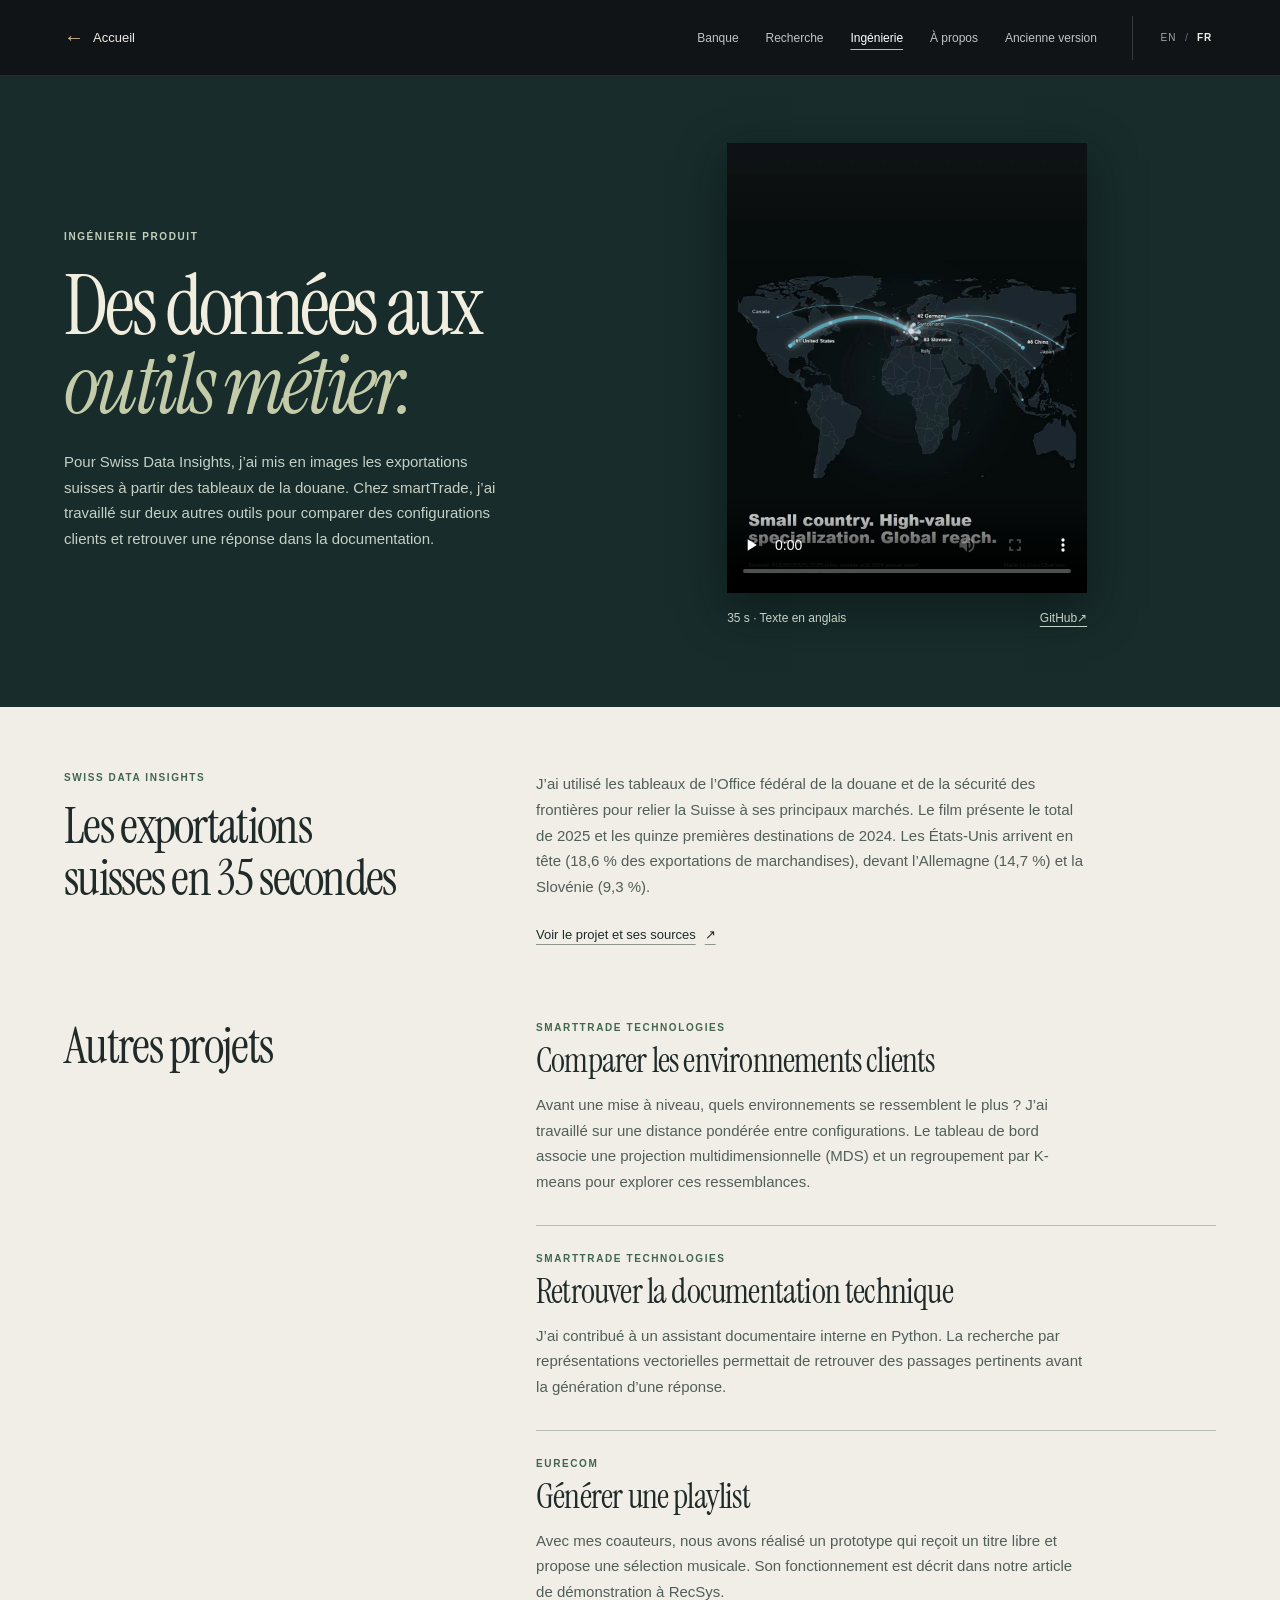
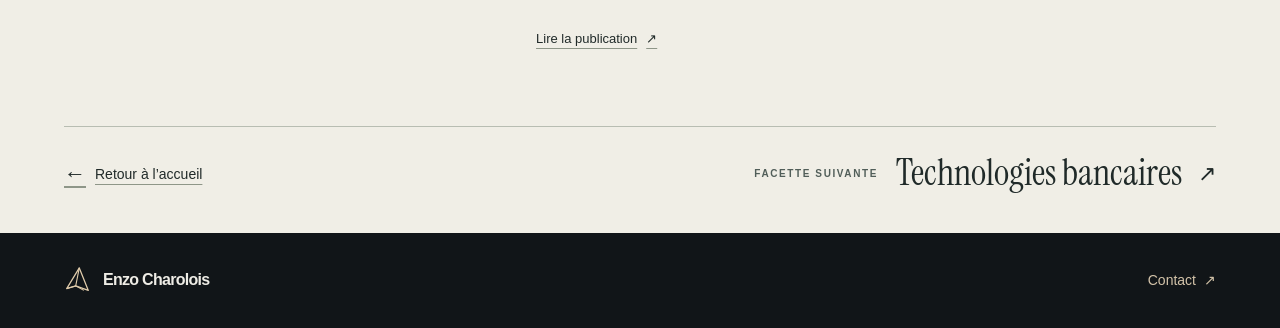
<file: fr/engineering/index.html>
<!doctype html><html lang="fr"><head><meta charset="utf-8"><meta name="viewport" content="width=device-width,initial-scale=1">
  <title>Ingénierie produit — Enzo Charolois</title><meta name="description" content="Pour Swiss Data Insights, j’ai transformé les tableaux de la douane en une courte vidéo sur les principaux débouchés des exportations suisses."><meta name="theme-color" content="#111518">
  <meta property="og:type" content="website"><meta property="og:title" content="Ingénierie produit — Enzo Charolois"><meta property="og:description" content="Pour Swiss Data Insights, j’ai transformé les tableaux de la douane en une courte vidéo sur les principaux débouchés des exportations suisses."><meta property="og:image" content="https://nazzar02.github.io/enzo-charolois.github.io/facets/social.jpg">
  <link rel="canonical" href="https://nazzar02.github.io/enzo-charolois.github.io/fr/engineering/"><link rel="alternate" hreflang="en" href="https://nazzar02.github.io/enzo-charolois.github.io/engineering/"><link rel="alternate" hreflang="fr" href="https://nazzar02.github.io/enzo-charolois.github.io/fr/engineering/">
  <link rel="icon" href="../../facets/mark.svg"><link rel="preload" href="../../facets/fonts/InstrumentSerif-Regular.ttf" as="font" type="font/ttf" crossorigin>
  <link rel="stylesheet" href="../../facets/style.css"><link rel="stylesheet" href="../../facets/world.css"></head><body class="interior" data-page="engineering">
  <a href="#main" class="skip">Aller au contenu</a><header><div class="shell header-inner"><a class="home-nav" href="../#engineering"><span aria-hidden="true">←</span>Accueil</a>
  <nav class="wide-nav" aria-label="Navigation principale"><a href="../banking/" >Banque</a><a href="../research/" >Recherche</a><a href="./" aria-current="page">Ingénierie</a><a href="../about/" >À propos</a><a class="archive-nav" href="../../ancienne-version/">Ancienne version</a></nav><div class="lang" aria-label="Langue"><a lang="en" hreflang="en" data-language href="../../engineering/" >EN</a><span aria-hidden="true">/</span><a lang="fr" hreflang="fr" data-language href="./" aria-current="true">FR</a></div>
  <details class="compact-nav"><summary>Menu</summary><nav aria-label="Navigation principale"><a href="../banking/" >Banque</a><a href="../research/" >Recherche</a><a href="./" aria-current="page">Ingénierie</a><a href="../about/" >À propos</a><a class="archive-nav" href="../../ancienne-version/">Ancienne version</a></nav></details></div></header>
  <main id="main" class="edition"><section class="mast"><div class="shell mast-layout"><div class="mast-copy"><p class="kicker">Ingénierie produit</p><h1>Des données aux <em>outils métier.</em></h1><p class="mast-intro">Pour Swiss Data Insights, j’ai mis en images les exportations suisses à partir des tableaux de la douane. Chez smartTrade, j’ai travaillé sur deux autres outils pour comparer des configurations clients et retrouver une réponse dans la documentation.</p></div><figure class="film-player" id="video"><video src="../../facets/editorial/swiss-global-exports.mp4" poster="../../facets/editorial/swiss-exports-poster.webp" width="1080" height="1350" controls playsinline preload="none" aria-label="Small Country, Global Exports"><a href="../../facets/editorial/swiss-global-exports.mp4">Voir le film</a></video><figcaption><span>35 s · Texte en anglais</span><a href="https://github.com/Nazzar02/swiss-data-insights/tree/06ba474d850ce062358cb1fb54c330118ce47e05/projects/swiss_global_exports_video">GitHub <span aria-hidden="true">↗</span></a></figcaption></figure></div></section><section class="shell afterword featured"><div><p class="kicker">Swiss Data Insights</p><h2>Les exportations suisses en 35 secondes</h2></div><div><p>J’ai utilisé les tableaux de l’Office fédéral de la douane et de la sécurité des frontières pour relier la Suisse à ses principaux marchés. Le film présente le total de 2025 et les quinze premières destinations de 2024. Les États-Unis arrivent en tête (18,6 % des exportations de marchandises), devant l’Allemagne (14,7 %) et la Slovénie (9,3 %).</p><a class="editorial-link" href="https://github.com/Nazzar02/swiss-data-insights/tree/06ba474d850ce062358cb1fb54c330118ce47e05/projects/swiss_global_exports_video">Voir le projet et ses sources <span aria-hidden="true">↗</span></a></div></section>
  <section class="shell ledger"><div class="ledger-side"><h2>Autres projets</h2></div><div class="passages projects"><article><p class="kicker">smartTrade Technologies</p><h3>Comparer les environnements clients</h3><p>Avant une mise à niveau, quels environnements se ressemblent le plus ? J’ai travaillé sur une distance pondérée entre configurations. Le tableau de bord associe une projection multidimensionnelle (MDS) et un regroupement par K-means pour explorer ces ressemblances.</p></article><article><p class="kicker">smartTrade Technologies</p><h3>Retrouver la documentation technique</h3><p>J’ai contribué à un assistant documentaire interne en Python. La recherche par représentations vectorielles permettait de retrouver des passages pertinents avant la génération d’une réponse.</p></article><article><p class="kicker">EURECOM</p><h3>Générer une playlist</h3><p>Avec mes coauteurs, nous avons réalisé un prototype qui reçoit un titre libre et propose une sélection musicale. Son fonctionnement est décrit dans notre article de démonstration à RecSys.</p><a class="editorial-link" href="../research/#paper-8318">Lire la publication <span aria-hidden="true">↗</span></a></article></div></section><nav class="shell next-reading" aria-label="Navigation principale"><a class="return-home" href="../#engineering"><span aria-hidden="true">←</span>Retour à l’accueil</a><div><span class="kicker">Facette suivante</span><a href="../banking/">Technologies bancaires <span aria-hidden="true">↗</span></a></div></nav></main>
  <footer><div class="shell footer-inner"><a class="brand" href="../"><svg viewBox="0 0 30 32" fill="none" aria-hidden="true"><path d="M3 25 17 2l10 25-14-5Z" stroke="currentColor" stroke-width="1.4" stroke-linejoin="round"/><path d="M17 2 13 22m0 0L3 25m10-3 9 5" stroke="currentColor" stroke-width="1.2"/></svg> Enzo Charolois</a><a href="../about/#contact">Contact <span aria-hidden="true">↗</span></a></div></footer>
  </body></html>
</file>
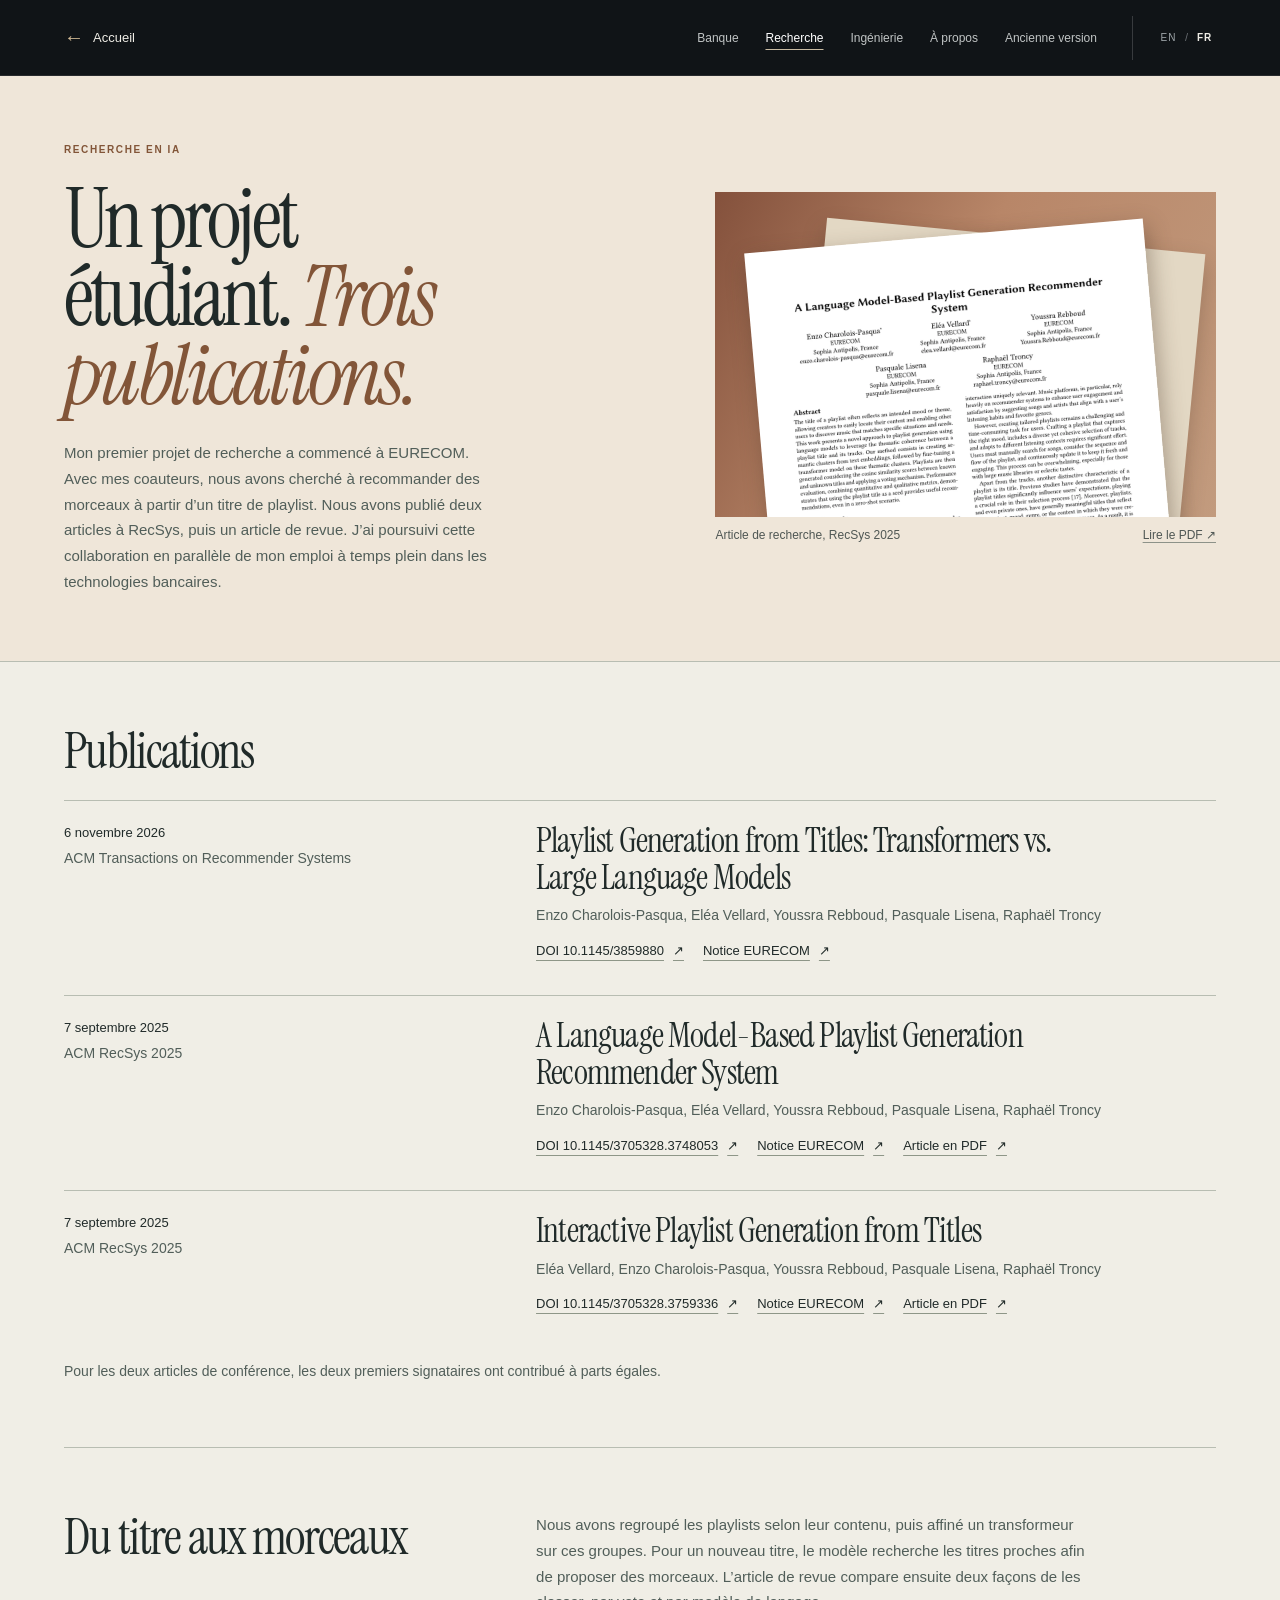
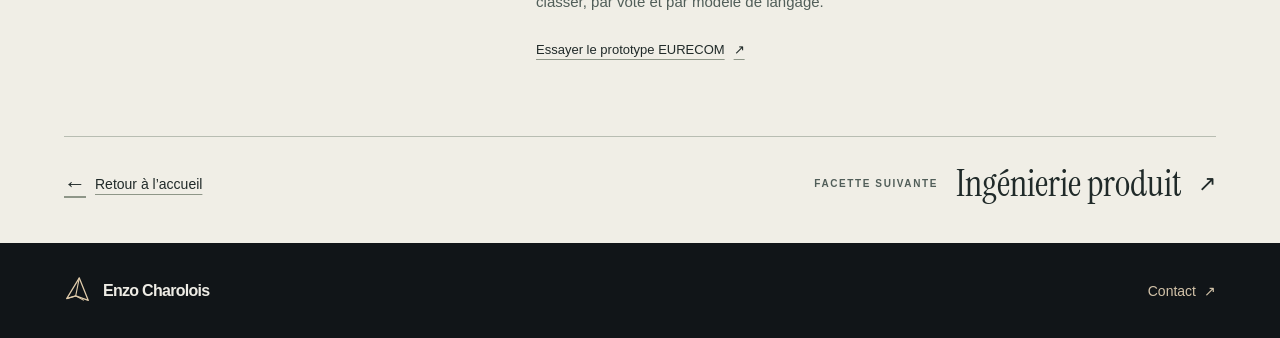
<file: fr/research/index.html>
<!doctype html><html lang="fr"><head><meta charset="utf-8"><meta name="viewport" content="width=device-width,initial-scale=1">
  <title>Recherche en IA — Enzo Charolois</title><meta name="description" content="J’ai découvert la recherche en travaillant sur la recommandation de playlists à EURECOM. Avec mes coauteurs, nous avons publié deux articles à RecSys, puis un article de revue. J’ai poursuivi cette collaboration en parallèle de mon travail en banque."><meta name="theme-color" content="#111518">
  <meta property="og:type" content="website"><meta property="og:title" content="Recherche en IA — Enzo Charolois"><meta property="og:description" content="J’ai découvert la recherche en travaillant sur la recommandation de playlists à EURECOM. Avec mes coauteurs, nous avons publié deux articles à RecSys, puis un article de revue. J’ai poursuivi cette collaboration en parallèle de mon travail en banque."><meta property="og:image" content="https://nazzar02.github.io/enzo-charolois.github.io/facets/social.jpg">
  <link rel="canonical" href="https://nazzar02.github.io/enzo-charolois.github.io/fr/research/"><link rel="alternate" hreflang="en" href="https://nazzar02.github.io/enzo-charolois.github.io/research/"><link rel="alternate" hreflang="fr" href="https://nazzar02.github.io/enzo-charolois.github.io/fr/research/">
  <link rel="icon" href="../../facets/mark.svg"><link rel="preload" href="../../facets/fonts/InstrumentSerif-Regular.ttf" as="font" type="font/ttf" crossorigin>
  <link rel="stylesheet" href="../../facets/style.css"><link rel="stylesheet" href="../../facets/world.css"></head><body class="interior" data-page="research">
  <a href="#main" class="skip">Aller au contenu</a><header><div class="shell header-inner"><a class="home-nav" href="../#research"><span aria-hidden="true">←</span>Accueil</a>
  <nav class="wide-nav" aria-label="Navigation principale"><a href="../banking/" >Banque</a><a href="./" aria-current="page">Recherche</a><a href="../engineering/" >Ingénierie</a><a href="../about/" >À propos</a><a class="archive-nav" href="../../ancienne-version/">Ancienne version</a></nav><div class="lang" aria-label="Langue"><a lang="en" hreflang="en" data-language href="../../research/" >EN</a><span aria-hidden="true">/</span><a lang="fr" hreflang="fr" data-language href="./" aria-current="true">FR</a></div>
  <details class="compact-nav"><summary>Menu</summary><nav aria-label="Navigation principale"><a href="../banking/" >Banque</a><a href="./" aria-current="page">Recherche</a><a href="../engineering/" >Ingénierie</a><a href="../about/" >À propos</a><a class="archive-nav" href="../../ancienne-version/">Ancienne version</a></nav></details></div></header>
  <main id="main" class="edition"><section class="mast"><div class="shell mast-layout"><div class="mast-copy"><p class="kicker">Recherche en IA</p><h1>Un projet étudiant. <em>Trois publications.</em></h1><p class="mast-intro">Mon premier projet de recherche a commencé à EURECOM. Avec mes coauteurs, nous avons cherché à recommander des morceaux à partir d’un titre de playlist. Nous avons publié deux articles à RecSys, puis un article de revue. J’ai poursuivi cette collaboration en parallèle de mon emploi à temps plein dans les technologies bancaires.</p></div><figure class="exhibit exhibit-research"><div class="exhibit-art"><img src="../../facets/editorial/recsys.webp" width="1000" height="1294" alt="Première page de l’article de recherche RecSys, avec le titre et les cinq coauteurs."  decoding="async"></div><figcaption><span>Article de recherche, RecSys 2025</span><a href="../../assets/docs/papers/my_research_paper-Main_Conference.pdf">Lire le PDF <span aria-hidden="true">↗</span></a></figcaption></figure></div></section><section class="shell bibliography"><h2 class="reading-title">Publications</h2><ol><li class="bib-entry" id="paper-9010"><div class="bib-meta"><time datetime="2026-11-06">6 novembre 2026</time><span>ACM Transactions on Recommender Systems</span></div><div><h3 lang="en"><a href="https://doi.org/10.1145/3859880">Playlist Generation from Titles: Transformers vs. Large Language Models</a></h3><p>Enzo Charolois-Pasqua, Eléa Vellard, Youssra Rebboud, Pasquale Lisena, Raphaël Troncy</p><div class="references"><a class="editorial-link" href="https://doi.org/10.1145/3859880">DOI 10.1145/3859880 <span aria-hidden="true">↗</span></a><a class="editorial-link" href="https://www.eurecom.fr/fr/publication/9010">Notice EURECOM <span aria-hidden="true">↗</span></a></div></div></li><li class="bib-entry" id="paper-8304"><div class="bib-meta"><time datetime="2025-09-07">7 septembre 2025</time><span>ACM RecSys 2025</span></div><div><h3 lang="en"><a href="https://doi.org/10.1145/3705328.3748053">A Language Model-Based Playlist Generation Recommender System</a></h3><p>Enzo Charolois-Pasqua, Eléa Vellard, Youssra Rebboud, Pasquale Lisena, Raphaël Troncy</p><div class="references"><a class="editorial-link" href="https://doi.org/10.1145/3705328.3748053">DOI 10.1145/3705328.3748053 <span aria-hidden="true">↗</span></a><a class="editorial-link" href="https://www.eurecom.fr/fr/publication/8304">Notice EURECOM <span aria-hidden="true">↗</span></a><a class="editorial-link" href="../../assets/docs/papers/my_research_paper-Main_Conference.pdf">Article en PDF <span aria-hidden="true">↗</span></a></div></div></li><li class="bib-entry" id="paper-8318"><div class="bib-meta"><time datetime="2025-09-07">7 septembre 2025</time><span>ACM RecSys 2025</span></div><div><h3 lang="en"><a href="https://doi.org/10.1145/3705328.3759336">Interactive Playlist Generation from Titles</a></h3><p>Eléa Vellard, Enzo Charolois-Pasqua, Youssra Rebboud, Pasquale Lisena, Raphaël Troncy</p><div class="references"><a class="editorial-link" href="https://doi.org/10.1145/3705328.3759336">DOI 10.1145/3705328.3759336 <span aria-hidden="true">↗</span></a><a class="editorial-link" href="https://www.eurecom.fr/fr/publication/8318">Notice EURECOM <span aria-hidden="true">↗</span></a><a class="editorial-link" href="../../assets/docs/papers/my_research_paper-Demo_Track.pdf">Article en PDF <span aria-hidden="true">↗</span></a></div></div></li></ol><p class="footnote">Pour les deux articles de conférence, les deux premiers signataires ont contribué à parts égales.</p></section><section class="shell afterword"><h2>Du titre aux morceaux</h2><div><p>Nous avons regroupé les playlists selon leur contenu, puis affiné un transformeur sur ces groupes. Pour un nouveau titre, le modèle recherche les titres proches afin de proposer des morceaux. L’article de revue compare ensuite deux façons de les classer, par vote et par modèle de langage.</p><a class="editorial-link" href="https://playlist-recommendation.tools.eurecom.fr/">Essayer le prototype EURECOM <span aria-hidden="true">↗</span></a></div></section><nav class="shell next-reading" aria-label="Navigation principale"><a class="return-home" href="../#research"><span aria-hidden="true">←</span>Retour à l’accueil</a><div><span class="kicker">Facette suivante</span><a href="../engineering/">Ingénierie produit <span aria-hidden="true">↗</span></a></div></nav></main>
  <footer><div class="shell footer-inner"><a class="brand" href="../"><svg viewBox="0 0 30 32" fill="none" aria-hidden="true"><path d="M3 25 17 2l10 25-14-5Z" stroke="currentColor" stroke-width="1.4" stroke-linejoin="round"/><path d="M17 2 13 22m0 0L3 25m10-3 9 5" stroke="currentColor" stroke-width="1.2"/></svg> Enzo Charolois</a><a href="../about/#contact">Contact <span aria-hidden="true">↗</span></a></div></footer>
  </body></html>
</file>
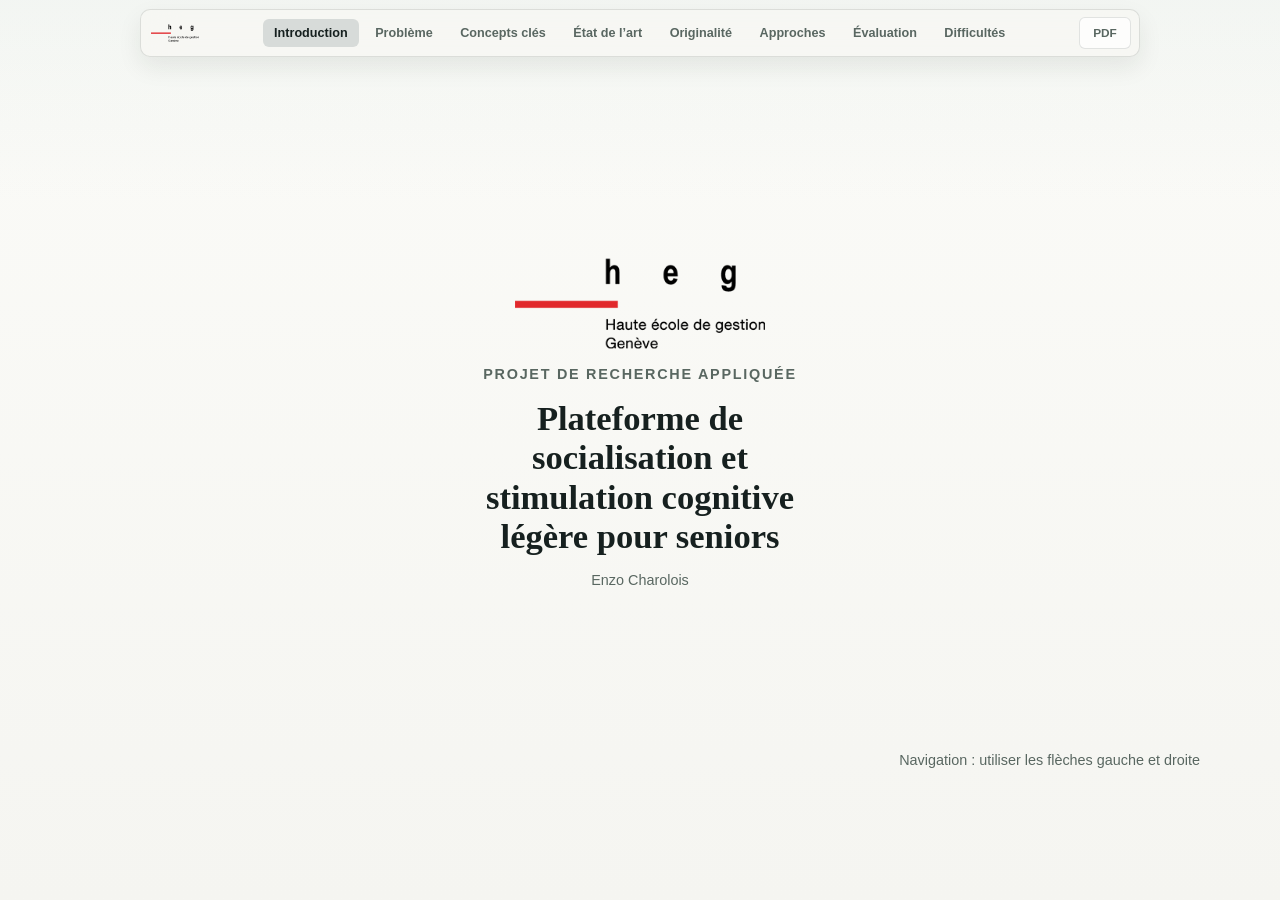
<file: hidden/research_private/hes/index.html>
<!DOCTYPE html>
<html lang="fr">
<head>
  <meta charset="UTF-8">
  <meta name="viewport" content="width=device-width, initial-scale=1.0">
  <title>HEG | Plateforme de socialisation et stimulation cognitive légère</title>
  <meta name="description" content="Présentation de recherche appliquée sur une plateforme de socialisation et stimulation cognitive légère pour seniors, personnalisée par IA.">
  <meta name="robots" content="noindex, nofollow, noarchive">
  <meta name="format-detection" content="telephone=no">
  <link rel="icon" type="image/png" href="assets/icons/heg_logo.png">
  <link rel="stylesheet" href="site_libs/revealjs/reveal.css">
  <link rel="stylesheet" href="assets/hes-presentation.css">
</head>
<body>
  <div class="deck-shell">
    <header class="deck-header" aria-label="Navigation de la présentation">
      <div class="deck-brand">
        <img src="assets/icons/heg_logo.png" alt="Logo HEG">
      </div>
      <div class="deck-meta">
        <nav class="deck-toc" data-toc aria-label="Table des matières"></nav>
      </div>
      <a class="print-link" data-print-link href="?print-pdf#/1">PDF</a>
    </header>

    <main class="reveal" aria-label="Deck de recherche">
      <div class="slides">
        <section class="intro-slide" data-title="Introduction">
          <div class="slide-frame intro-frame">
            <img class="intro-logo" src="assets/icons/heg_logo.png" alt="Logo HEG">
            <p class="slide-kicker">Projet de recherche appliquée</p>
            <h1>Plateforme de socialisation et stimulation cognitive légère pour seniors</h1>
            <p class="intro-name">Enzo Charolois</p>
            <p class="nav-hint">Navigation : utiliser les flèches gauche et droite</p>
          </div>
        </section>

        <section data-title="Problème">
          <div class="slide-frame">
            <p class="slide-kicker">Problème</p>
            <h2>Objet de recherche</h2>
            <div class="problem-stack">
              <article class="card problem-focus">
                <h3>Constat et cible</h3>
                <ul>
                  <li>Plus de la moitié des femmes de 80 ans et plus vivent seules dans les pays développés. <span class="inline-ref">[2]</span></li>
                  <li>L’isolement social est associé à un risque accru de déclin cognitif ; Yu et al. (2021) observent un effet négatif au suivi sur la mémoire épisodique et le statut mental. <span class="inline-ref">[9]</span></li>
                  <li>Le trouble cognitif léger précède une démence débutante dans environ 30 % des cas. <span class="inline-ref">[4]</span></li>
                  <li><span class="persona-bullet"><strong>Persona :</strong> Seniors de 65 ans et plus, vie à domicile et/ou isolé.</span></li>
                </ul>
              </article>

              <div class="signal-band">
                <p>Question centrale : peut-on concevoir un dispositif unique qui soutienne à la fois le lien social, une activité cognitive légère et une adaptation progressive sans alourdir l’expérience d’usage ?</p>
              </div>

              <article class="card research-axis">
                <h3>Axe de recherche</h3>
                <ul>
                  <li><strong>Interaction sociale</strong> pour tester l’effet du lien entre pairs sur l’engagement. <span class="inline-ref">[1]</span></li>
                  <li><strong>Activité cognitive légère</strong> pour soutenir une pratique régulière sans surcharge. <span class="inline-ref">[4][8]</span></li>
                  <li><strong>Personnalisation</strong> pour ajuster difficulté, rythme et contenus. <span class="inline-ref">[5][6]</span></li>
                  <li><strong>Monitoring d’activité avec détection d’anomalies</strong> pour repérer les décrochages d’usage. <span class="inline-ref">[3]</span></li>
                </ul>
              </article>
            </div>
          </div>
        </section>

        <section data-title="Concepts clés">
          <div class="slide-frame">
            <p class="slide-kicker">Concepts clés</p>
            <h2>Terminologie</h2>
            <div class="split-grid">
              <article class="mini-card">
                <h3>Socialisation digitale</h3>
                <p>Échanges, binômes, groupes ou jeux partagés visant le maintien du lien social.</p>
              </article>
              <article class="mini-card">
                <h3>Stimulation légère</h3>
                <p>Exercices simples mobilisant mémoire, attention ou raisonnement sans surcharge.</p>
              </article>
              <article class="mini-card">
                <h3>Personnalisation</h3>
                <p>Ajustement des contenus, du rythme et de la difficulté à partir des usages observés.</p>
              </article>
              <article class="mini-card">
                <h3>Engagement</h3>
                <p>Fréquence, durée, complétion et maintien de la participation dans le temps.</p>
              </article>
              <article class="mini-card">
                <h3>Accessibilité</h3>
                <p>Lisibilité, stabilité de navigation et limitation de la charge cognitive.</p>
              </article>
              <article class="mini-card">
                <h3>Variations d’usage</h3>
                <p>Repérage d’écarts inhabituels dans l’activité, la performance ou la rétention.</p>
              </article>
            </div>
          </div>
        </section>

        <section data-title="État de l’art">
          <div class="slide-frame">
            <p class="slide-kicker">État de l’art</p>
            <h2>Approches existantes, apports et limites</h2>
            <div class="state-grid">
              <article class="state-card">
                <h3>Serious game d’achats</h3>
                <p>Le serious game d’Ortega-Morán et al. est un jeu sur tablette destiné à des seniors avec trouble cognitif léger, centré sur une tâche du quotidien : faire des courses. <span class="inline-ref">[4]</span></p>
              </article>
              <article class="state-card">
                <h3>Aikomi</h3>
                <p>Aikomi, développée par Hird et al., est une application de stimulation cognitive personnalisée destinée à soutenir la communication avec des personnes vivant avec une démence. <span class="inline-ref">[5]</span></p>
              </article>
              <article class="state-card">
                <h3>Jeux entre pairs</h3>
                <p>Lee étudie le jeu numérique entre pairs chez 1101 adultes de 60 à 89 ans ; il ne s’agit pas d’une application clinique unique, mais d’une pratique de jeu social déjà existante à grande échelle. <span class="inline-ref">[1]</span></p>
              </article>
              <article class="state-card">
                <h3>ElliQ</h3>
                <p>ElliQ, discuté par Portacolone et Feddoes, est un robot compagnon conversationnel proposé à des personnes âgées vivant seules. <span class="inline-ref">[2]</span></p>
              </article>
              <article class="state-card">
                <h3>Recommandation senior</h3>
                <p>Azmi, Abdullah et Emran proposent un modèle de recommandation par filtrage collaboratif destiné à suggérer des interventions adaptées au bien-être des seniors. <span class="inline-ref">[6]</span></p>
              </article>
              <article class="state-card">
                <h3>Monitoring assisté</h3>
                <p>Asiri et al. recensent des dispositifs concrets de monitoring, allant des wearables aux smart homes, pour des personnes âgées avec fragilité cognitive. <span class="inline-ref">[3]</span></p>
              </article>
            </div>
            <div class="refs-line">
              <span class="ref-tag">Lee (2019)</span>
              <span class="ref-tag">Portacolone et al. (2023)</span>
              <span class="ref-tag">Asiri et al. (2023)</span>
              <span class="ref-tag">Ortega-Morán et al. (2024)</span>
              <span class="ref-tag">Hird et al. (2024)</span>
              <span class="ref-tag">Azmi et al. (2019)</span>
              <a href="#/10">Sources</a>
            </div>
          </div>
        </section>

        <section data-title="Originalité">
          <div class="slide-frame">
            <p class="slide-kicker">Originalité du projet</p>
            <h2>Manques de la littérature et réponse proposée</h2>
            <div class="gap-matrix">
              <article class="gap-column">
                <h3>Ce qui manque aujourd’hui</h3>
                <ul>
                  <li>Peu de plateformes combinent <strong>stimulation cognitive et socialisation native</strong>.</li>
                  <li>La personnalisation vise surtout les tâches, rarement la dimension sociale ou le rythme d’usage.</li>
                  <li>Les travaux sur le <strong>matching des seniors</strong> restent marginaux.</li>
                  <li>Les évaluations longitudinales de l’engagement restent limitées.</li>
                  <li>La <strong>détection des variations d’usage</strong> reste peu traitée dans un contexte ludique.</li>
                  <li>L’<strong>accessibilité</strong> est encore abordée de manière fragmentaire.</li>
                </ul>
              </article>
              <article class="gap-column">
                <h3>Ce que l’approche apporte</h3>
                <ul>
                  <li>Dispositif <strong>unifié</strong> articulant activités légères, interaction sociale et suivi d’usage.</li>
                  <li>Environnement <strong>personnalisé</strong> sur les contenus, la difficulté et les modalités de mise en relation.</li>
                  <li><strong>Logique de binôme et de petit groupe</strong> comme composante centrale des usages.</li>
                  <li>Instrumenter la plateforme pour une observation dans la durée.</li>
                  <li>Intégrer une <strong>détection de variations d’usage</strong> pour repérer décrochages et changements.</li>
                  <li>Traiter l’accessibilité comme une composante centrale de la conception.</li>
                </ul>
              </article>
            </div>
            <div class="refs-line">
              <span class="ref-tag">Gaps synthétisés à partir du texte source canonique</span>
              <a href="#/10">Sources</a>
            </div>
          </div>
        </section>

        <section data-title="Approches">
          <div class="slide-frame">
            <p class="slide-kicker">Approches techniques</p>
            <h2>Montée en complexité à partir du MVP</h2>
            <div class="approach-figure" aria-label="Diagramme des approches techniques">
              <svg class="approach-svg" viewBox="0 0 1200 620" role="img" aria-labelledby="approach-title approach-desc">
                <title id="approach-title">Montée en complexité à partir du MVP</title>
                <desc id="approach-desc">Un MVP en haut, relié à trois branches A, D et E, puis A est relié à B et C.</desc>
                <defs>
                  <linearGradient id="approach-mvp-fill" x1="0" x2="0" y1="0" y2="1">
                    <stop offset="0%" stop-color="#edf4f1" />
                    <stop offset="100%" stop-color="#dde9e4" />
                  </linearGradient>
                  <filter id="approach-shadow" x="-12%" y="-14%" width="124%" height="136%">
                    <feDropShadow dx="0" dy="12" stdDeviation="14" flood-color="#16201f" flood-opacity="0.08" />
                  </filter>
                </defs>

                <path d="M600 140 V 186" class="approach-tree__line" />
                <path d="M220 186 H 980" class="approach-tree__line" />
                <path d="M220 186 V 224" class="approach-tree__line" />
                <path d="M600 186 V 224" class="approach-tree__line" />
                <path d="M980 186 V 224" class="approach-tree__line" />
                <path d="M220 352 V 394" class="approach-tree__line" />
                <path d="M110 394 H 330" class="approach-tree__line" />
                <path d="M110 394 V 436" class="approach-tree__line" />
                <path d="M330 394 V 436" class="approach-tree__line" />
                <circle cx="600" cy="186" r="4.5" class="approach-tree__joint" />
                <circle cx="220" cy="394" r="4.5" class="approach-tree__joint" />

                <rect x="330" y="26" width="540" height="114" rx="18" class="approach-tree__card approach-tree__card--mvp" />
                <text x="600" y="68" text-anchor="middle" class="approach-tree__title">MVP</text>
                <text x="600" y="98" text-anchor="middle" class="approach-tree__body">
                  <tspan x="600" dy="0">Une plateforme avec jeux et matching de binômes,</tspan>
                  <tspan x="600" dy="24">sans technologies intelligentes avancées au départ.</tspan>
                </text>

                <rect x="80" y="224" width="280" height="128" rx="18" class="approach-tree__card" />
                <text x="220" y="266" text-anchor="middle" class="approach-tree__title">A</text>
                <text x="220" y="298" text-anchor="middle" class="approach-tree__body">
                  <tspan x="220" dy="0">Règles expertes pour une</tspan>
                  <tspan x="220" dy="22">personnalisation initiale</tspan>
                  <tspan x="220" dy="22">explicable et révisable.</tspan>
                </text>

                <rect x="460" y="224" width="280" height="128" rx="18" class="approach-tree__card" />
                <text x="600" y="266" text-anchor="middle" class="approach-tree__title">D</text>
                <text x="600" y="298" text-anchor="middle" class="approach-tree__body">
                  <tspan x="600" dy="0">Matching de binômes</tspan>
                  <tspan x="600" dy="22">ou petits groupes selon profils,</tspan>
                  <tspan x="600" dy="22">intérêts et compatibilités.</tspan>
                </text>

                <rect x="840" y="224" width="280" height="128" rx="18" class="approach-tree__card" />
                <text x="980" y="266" text-anchor="middle" class="approach-tree__title">E</text>
                <text x="980" y="298" text-anchor="middle" class="approach-tree__body">
                  <tspan x="980" dy="0">Détection d'anomalies</tspan>
                  <tspan x="980" dy="22">d'engagement à partir des logs</tspan>
                  <tspan x="980" dy="22">et des variations d'activité.</tspan>
                </text>

                <rect x="15" y="436" width="190" height="126" rx="16" class="approach-tree__card" />
                <text x="110" y="478" text-anchor="middle" class="approach-tree__title">B</text>
                <text x="110" y="510" text-anchor="middle" class="approach-tree__body approach-tree__body--small">
                  <tspan x="110" dy="0">Recommandation hybride</tspan>
                  <tspan x="110" dy="21">pour contenus, activités</tspan>
                  <tspan x="110" dy="21">et rythme d'usage.</tspan>
                </text>

                <rect x="235" y="436" width="190" height="126" rx="16" class="approach-tree__card" />
                <text x="330" y="478" text-anchor="middle" class="approach-tree__title">C</text>
                <text x="330" y="510" text-anchor="middle" class="approach-tree__body approach-tree__body--small">
                  <tspan x="330" dy="0">Adaptation dynamique</tspan>
                  <tspan x="330" dy="21">de la difficulté à partir</tspan>
                  <tspan x="330" dy="21">des performances observées.</tspan>
                </text>
              </svg>
            </div>
            <div class="refs-line">
              <span class="ref-tag">[3] Asiri et al. 2023</span>
              <span class="ref-tag">[4] Ortega-Morán et al. 2024</span>
              <span class="ref-tag">[6] Azmi et al. 2019</span>
              <a href="#/10">Sources</a>
            </div>
          </div>
        </section>

        <section data-title="Évaluation">
          <div class="slide-frame">
            <p class="slide-kicker">Évaluation</p>
            <h2>Métriques et méthodes</h2>
            <div class="evaluation-grid">
              <article class="evaluation-card">
                <h3>Cognition</h3>
                <div class="eval-type">Quantitatif</div>
                <p><strong>Métrique.</strong> Scores de mémoire, d’attention ou de raisonnement, avant et après intervention.</p>
                <p><strong>Méthode.</strong> Tâches intégrées au jeu, tests standardisés, pilote initial puis comparaison contrôlée.</p>
              </article>
              <article class="evaluation-card">
                <h3>Engagement, usage, rétention</h3>
                <div class="eval-type">Quantitatif</div>
                <p><strong>Métrique.</strong> Temps par session, fréquence, taux d’achèvement, abandons, acceptation des invitations ou recommandations.</p>
                <p><strong>Méthode.</strong> Instrumentation des logs, observation longitudinale et comparaison de versions ou de conditions d’usage.</p>
              </article>
              <article class="evaluation-card">
                <h3>Social et psychologie</h3>
                <div class="eval-type">Qualitatif</div>
                <p><strong>Métrique.</strong> Qualité perçue des interactions, sentiment d’isolement, satisfaction sociale et expérience utilisateur.</p>
                <p><strong>Méthode.</strong> Questionnaires post-usage, entretiens brefs et retours de co-design avec les seniors.</p>
              </article>
            </div>
            <div class="refs-line">
              <span class="ref-tag">[4] Ortega-Morán et al. 2024</span>
              <span class="ref-tag">[5] Hird et al. 2024</span>
              <span class="ref-tag">[7] Essai contrôlé</span>
              <a href="#/10">Sources</a>
            </div>
          </div>
        </section>

        <section data-title="Difficultés">
          <div class="slide-frame">
            <p class="slide-kicker">Difficultés</p>
            <h2>Difficultés anticipées du projet</h2>
            <div class="limit-grid difficulty-grid">
              <article class="limit-card">
                <h3>Méthodologiques</h3>
                <p><strong>Difficulté.</strong> Échantillons réduits, comparateurs imparfaits et métriques hétérogènes.</p>
                <p class="solution-note">Piste : protocole incrémental, indicateurs resserrés et comparaison par versions successives.</p>
              </article>
              <article class="limit-card">
                <h3>Techniques</h3>
                <p><strong>Difficulté.</strong> Besoin de données suffisantes, qualité variable des signaux d’usage et risque de faux positifs.</p>
                <p class="solution-note">Piste : commencer simple, versionner les modèles et conserver des seuils explicables.</p>
              </article>
              <article class="limit-card">
                <h3>Mise en œuvre</h3>
                <p><strong>Difficulté.</strong> Expliquer les recommandations, recruter des seniors volontaires et obtenir un feedback régulier restent exigeants.</p>
                <p class="solution-note">Piste : co-design accompagné, médiation par partenaires terrain et retours courts après chaque session.</p>
              </article>
              <article class="limit-card">
                <h3>Données et éthique</h3>
                <p><strong>Difficulté.</strong> Données sensibles, consentement, minimisation et vigilance face aux biais de matching.</p>
                <p class="solution-note">Piste : privacy by design, revue éthique et journal clair des décisions de l’IA.</p>
              </article>
            </div>
            <div class="refs-line">
              <span class="ref-tag">[2] Portacolone et al. 2023</span>
              <span class="ref-tag">[3] Asiri et al. 2023</span>
              <a href="#/10">Sources</a>
            </div>
          </div>
        </section>

        <section class="plan-slide" data-title="Plan">
          <div class="slide-frame">
            <p class="slide-kicker">Plan de mise en œuvre</p>
            <h2>Calendrier synthétique</h2>
            <div class="plan-table-wrap">
              <table class="plan-table">
                <colgroup>
                  <col class="step-col">
                  <col span="15" class="month-col">
                </colgroup>
                <thead>
                  <tr>
                    <th>Étapes</th>
                    <th>A1M1</th>
                    <th>A1M2</th>
                    <th>A1M3</th>
                    <th>A1M4</th>
                    <th>A1M5</th>
                    <th>A1M6</th>
                    <th>A1M7</th>
                    <th>A1M8</th>
                    <th>A1M9</th>
                    <th>A1M10</th>
                    <th>A1M11</th>
                    <th>A1M12</th>
                    <th>A2M1</th>
                    <th>A2M2</th>
                    <th>A2M3</th>
                  </tr>
                </thead>
                <tbody>
                  <tr>
                    <th>Co-design</th>
                    <td class="is-active phase-1" colspan="2">Ateliers</td>
                    <td class="is-empty"></td>
                    <td class="is-empty"></td>
                    <td class="is-empty"></td>
                    <td class="is-empty"></td>
                    <td class="is-empty"></td>
                    <td class="is-empty"></td>
                    <td class="is-empty"></td>
                    <td class="is-empty"></td>
                    <td class="is-empty"></td>
                    <td class="is-empty"></td>
                    <td class="is-empty"></td>
                    <td class="is-empty"></td>
                    <td class="is-empty"></td>
                  </tr>
                  <tr>
                    <th>Prototype et ergonomie</th>
                    <td class="is-empty"></td>
                    <td class="is-active phase-2" colspan="4">Prototype initial</td>
                    <td class="is-empty"></td>
                    <td class="is-empty"></td>
                    <td class="is-empty"></td>
                    <td class="is-empty"></td>
                    <td class="is-empty"></td>
                    <td class="is-empty"></td>
                    <td class="is-empty"></td>
                    <td class="is-empty"></td>
                    <td class="is-empty"></td>
                    <td class="is-empty"></td>
                  </tr>
                  <tr>
                    <th>Règles et matching</th>
                    <td class="is-empty"></td>
                    <td class="is-empty"></td>
                    <td class="is-empty"></td>
                    <td class="is-empty"></td>
                    <td class="is-active phase-3" colspan="4">Premiers essais</td>
                    <td class="is-empty"></td>
                    <td class="is-empty"></td>
                    <td class="is-empty"></td>
                    <td class="is-empty"></td>
                    <td class="is-empty"></td>
                    <td class="is-empty"></td>
                    <td class="is-empty"></td>
                  </tr>
                  <tr>
                    <th>Modèles adaptatifs</th>
                    <td class="is-empty"></td>
                    <td class="is-empty"></td>
                    <td class="is-empty"></td>
                    <td class="is-empty"></td>
                    <td class="is-empty"></td>
                    <td class="is-empty"></td>
                    <td class="is-empty"></td>
                    <td class="is-active phase-4" colspan="4">IA + détection</td>
                    <td class="is-empty"></td>
                    <td class="is-empty"></td>
                    <td class="is-empty"></td>
                    <td class="is-empty"></td>
                  </tr>
                  <tr>
                    <th>Pilote et analyse</th>
                    <td class="is-empty"></td>
                    <td class="is-empty"></td>
                    <td class="is-empty"></td>
                    <td class="is-empty"></td>
                    <td class="is-empty"></td>
                    <td class="is-empty"></td>
                    <td class="is-empty"></td>
                    <td class="is-empty"></td>
                    <td class="is-empty"></td>
                    <td class="is-empty"></td>
                    <td class="is-active phase-5" colspan="5">Étude élargie</td>
                  </tr>
                </tbody>
              </table>
            </div>
          </div>
        </section>

        <section class="scroll-slide" data-title="Sources">
          <div class="slide-frame">
            <p class="slide-kicker">Sources</p>
            <h2>Références mobilisées dans le deck</h2>
            <div class="sources-grid">
              <article class="source-item">
                <small>[1]</small>
                <p>Lee, Y.-H. (2019). <em>Older adults' digital gameplay, social capital, social connectedness, and civic participation</em>. <em>Game Studies, 19</em>(1).</p>
                <a href="https://gamestudies.org/1901/articles/lee" target="_blank" rel="noreferrer">gamestudies.org/1901/articles/lee</a>
              </article>
              <article class="source-item">
                <small>[2]</small>
                <p>Portacolone, E., &amp; Feddoes, D. E. (2023). <em>Should artificial intelligence play a role in cultivating social connections among older adults?</em> <em>AMA Journal of Ethics, 25</em>(11), E818-E824.</p>
                <a href="https://journalofethics.ama-assn.org/article/should-artificial-intelligence-play-role-cultivating-social-connections-among-older-adults/2023-11" target="_blank" rel="noreferrer">journalofethics.ama-assn.org/.../2023-11</a>
              </article>
              <article class="source-item">
                <small>[3]</small>
                <p>Asiri, H. M., Asiri, A. M., Alruwaili, H. F., &amp; Almazan, J. (2023). <em>A scoping review of different monitoring-technology devices in caring for older adults with cognitive impairment</em>. <em>Frontiers in Public Health, 11</em>, 1144636.</p>
                <a href="https://www.frontiersin.org/journals/public-health/articles/10.3389/fpubh.2023.1144636/full" target="_blank" rel="noreferrer">frontiersin.org/.../1144636/full</a>
              </article>
              <article class="source-item">
                <small>[4]</small>
                <p>Ortega Morán, J. F., Pagador, J. B., Gilete Preciado, V., Moyano-Cuevas, J. L., Rodríguez Domínguez, T., Santurino Muñoz, M., &amp; Sánchez Margallo, F. M. (2024). <em>A serious game for cognitive stimulation of older people with mild cognitive impairment: Design and pilot usability study</em>. <em>JMIR Aging, 7</em>, e41437.</p>
                <a href="https://aging.jmir.org/2024/1/e41437/" target="_blank" rel="noreferrer">aging.jmir.org/2024/1/e41437/</a>
              </article>
              <article class="source-item">
                <small>[5]</small>
                <p>Hird, N., Osaki, T., Ghosh, S., Palaniappan, S. K., &amp; Maeda, K. (2024). <em>Enabling personalization for digital cognitive stimulation to support communication with people with dementia: Pilot intervention study as a prelude to AI development</em>. <em>JMIR Formative Research, 8</em>, e51732.</p>
                <a href="https://formative.jmir.org/2024/1/e51732/PDF" target="_blank" rel="noreferrer">formative.jmir.org/2024/1/e51732/PDF</a>
              </article>
              <article class="source-item">
                <small>[6]</small>
                <p>Azmi, A. K., Abdullah, N., &amp; Emran, N. A. (2019). <em>A collaborative filtering recommender system model for recommending intervention to improve elderly well-being</em>. <em>International Journal of Advanced Computer Science and Applications, 10</em>(6).</p>
                <a href="https://thesai.org/Downloads/Volume10No6/Paper_19-A_Collaborative_Filtering_Recommender_System.pdf" target="_blank" rel="noreferrer">thesai.org/.../Paper_19-...</a>
              </article>
              <article class="source-item">
                <small>[7]</small>
                <p>Ballesteros, S., Mayas, J., Prieto, A., Toril, P., Pita, C., Ponce de León, L., Reales, J. M., &amp; Waterworth, J. A. (2015). <em>A randomized controlled trial of brain training with non-action video games in older adults: Results of the 3-month follow-up</em>. <em>Frontiers in Aging Neuroscience, 7</em>, 45.</p>
                <a href="https://pmc.ncbi.nlm.nih.gov/articles/PMC4396447/" target="_blank" rel="noreferrer">pmc.ncbi.nlm.nih.gov/.../PMC4396447/</a>
              </article>
              <article class="source-item">
                <small>[8]</small>
                <p>Yates, L. A., Ziser, S., Spector, A., &amp; Orrell, M. (2016). <em>Cognitive leisure activities and future risk of cognitive impairment and dementia: Systematic review and meta-analysis</em>. <em>International Psychogeriatrics, 28</em>(11), 1791-1806.</p>
                <a href="https://pubmed.ncbi.nlm.nih.gov/27502691/" target="_blank" rel="noreferrer">pubmed.ncbi.nlm.nih.gov/27502691/</a>
              </article>
              <article class="source-item">
                <small>[9]</small>
                <p>Yu, B., Steptoe, A., Chen, Y., &amp; Jia, X. (2021). <em>Social isolation, rather than loneliness, is associated with cognitive decline in older adults: The China Health and Retirement Longitudinal Study</em>. <em>Psychological Medicine, 51</em>(14), 2414-2421.</p>
                <a href="https://pubmed.ncbi.nlm.nih.gov/32338228/" target="_blank" rel="noreferrer">pubmed.ncbi.nlm.nih.gov/32338228/</a>
              </article>
            </div>
          </div>
        </section>
      </div>
    </main>
  </div>

  <script src="site_libs/revealjs/reveal.js"></script>
</body>
</html>
</file>
<file: facets/style.css>
@font-face {
  font-family: Instrument;
  src: url(fonts/InstrumentSerif-Regular.ttf) format('truetype');
  font-display: swap;
}
@font-face {
  font-family: Instrument;
  src: url(fonts/InstrumentSerif-Italic.ttf) format('truetype');
  font-style: italic;
  font-display: swap;
}
:root {
  color-scheme: dark;
  --night: #111518;
  --ivory: #eeece5;
  --muted: #acb2b4;
  --gold: #d4bc97;
  --steel: #9fb4c9;
  --rule: #ffffff2b;
  --paper: #e9e6dd;
  --ink: #20272a;
  --serif: Instrument, Georgia, serif;
  --sans: Arial, Helvetica, sans-serif;
  font-family: var(--sans);
  font-synthesis: none;
}
* {
  box-sizing: border-box;
}
body {
  margin: 0;
  background: var(--night);
  color: var(--ivory);
  -webkit-font-smoothing: antialiased;
}
a,
button,
summary {
  color: inherit;
  -webkit-tap-highlight-color: transparent;
}
a {
  text-decoration: none;
}
button,
summary {
  font: inherit;
  cursor: pointer;
}
button {
  background: none;
  border: 0;
}
button:focus-visible,
a:focus-visible,
summary:focus-visible,
[tabindex]:focus-visible {
  outline: 2px solid #dea953;
  outline-offset: 4px;
}
h1,
h2,
h3,
p,
figure {
  margin: 0;
}
h1,
h2,
h3 {
  font-weight: 400;
}
h1,
h2 {
  font-family: var(--serif);
}
em {
  font-weight: 400;
}
[hidden] {
  display: none !important;
}
.shell {
  width: min(100% - clamp(48px, 10vw, 172px), 1510px);
  margin-inline: auto;
}
.sr,
.skip:not(:focus) {
  position: absolute;
  width: 1px;
  height: 1px;
  overflow: hidden;
  clip-path: inset(50%);
  white-space: nowrap;
}
.skip:focus {
  position: fixed;
  z-index: 50;
  background: var(--ivory);
  color: #111;
  padding: 15px;
  top: 12px;
  left: 12px;
}
header {
  position: sticky;
  top: 0;
  z-index: 9;
  background: rgba(17, 21, 24, 0.965);
  border-bottom: 1px solid #ffffff18;
}
.header-inner,
.footer-inner {
  display: flex;
  align-items: center;
  gap: 35px;
  min-height: 75px;
}
.brand {
  display: inline-flex;
  align-items: center;
  gap: 12px;
  font-size: 16px;
  letter-spacing: -0.045em;
  font-weight: 600;
  white-space: nowrap;
  min-height: 44px;
}
.brand svg {
  width: 27px;
  height: 31px;
  color: #e1ccab;
}
.wide-nav {
  margin-left: auto;
  display: flex;
  gap: clamp(15px, 2.1vw, 38px);
  align-items: center;
}
.wide-nav a,
.lang a,
.compact-nav summary,
.footer-inner > a:last-child {
  font-size: 12px;
  display: inline-flex;
  align-items: center;
  min-height: 44px;
}
.wide-nav a {
  color: #c0c4c4;
}
.wide-nav a:hover,
.wide-nav [aria-current] {
  color: white;
}
.lang {
  display: flex;
  align-items: center;
  gap: 5px;
  padding-left: 24px;
  border-left: 1px solid var(--rule);
  line-height: 1;
}
.lang a {
  font-size: 10px;
  letter-spacing: 0.09em;
  min-width: 23px;
  justify-content: center;
  color: #a0a7ab;
}
.lang [aria-current] {
  color: var(--ivory);
  font-weight: 700;
}
.lang > span {
  color: #676c70;
  font-size: 11px;
}
.compact-nav {
  display: none;
}
.cover {
  --ambient: 117, 148, 177;
  --ink-rgb: 17, 21, 24;
  position: relative;
  background:
    radial-gradient(
      ellipse at 75% 44%,
      rgba(var(--ambient), 0.12),
      transparent 51%
    ),
    linear-gradient(111deg, #111517, rgb(var(--ink-rgb)));
  overflow: clip;
}
.hero {
  display: grid;
  grid-template-columns: 46% 54%;
  align-items: center;
  min-height: clamp(475px, 71svh, 775px);
  position: relative;
}
.hero-copy {
  position: relative;
  z-index: 2;
  padding: 52px 0 46px;
}
.kicker,
.eyebrow,
.fig-id,
.facet-no,
.plate-id {
  font-size: 10px;
  line-height: 1.4;
  letter-spacing: 0.16em;
  font-weight: 600;
  text-transform: uppercase;
}
.location {
  display: flex;
  gap: 10px;
  align-items: center;
  color: #bbc2c4;
}
.swiss {
  display: grid;
  place-items: center;
  width: 15px;
  height: 15px;
  color: #dfcaaa;
  font: 16px/1 var(--sans);
}
.hero h1 {
  font-size: clamp(76px, 7.95vw, 138px);
  line-height: 0.94;
  letter-spacing: -0.041em;
  margin: 28px 0 24px;
}
.hero h1 em {
  color: #d6c5aa;
}
.intro {
  max-width: 390px;
  color: #b6babb;
  font-size: clamp(15px, 1.14vw, 19px);
  line-height: 1.62;
  text-wrap: pretty;
}
.cta {
  display: inline-flex;
  gap: 25px;
  align-items: center;
  justify-content: center;
  min-height: 45px;
  margin-top: 26px;
  padding: 0 18px;
  border: 1px solid #c4baa761;
  border-radius: 2px;
  color: #e8e3d8;
  font-size: 12px;
  font-weight: 500;
  background: #ffffff04;
}
.cta:hover {
  background: #e2d8c515;
  border-color: #d3bfa1;
}
.cta > span:last-child,
.text-link > span,
.other a > span {
  font: 18px/1 var(--sans);
}
.specimen {
  position: relative;
  margin: 0 -1vw 0 -1.5vw;
  min-width: 0;
}
.stage {
  position: relative;
  aspect-ratio: 1.16;
  width: 100%;
  max-height: min(62svh, 660px);
  isolation: isolate;
  touch-action: pan-y pinch-zoom;
  user-select: none;
  -webkit-user-select: none;
  cursor: grab;
}
.stage.dragging {
  cursor: grabbing;
}
.stage canvas,
.poster {
  position: absolute;
  width: 100%;
  height: 100%;
  inset: 0;
}
.poster {
  object-fit: contain;
  pointer-events: none;
}
.stage.live .poster {
  visibility: hidden;
}
.stage canvas {
  pointer-events: none;
}
.stage:not(.live) canvas {
  visibility: hidden;
}
.stage.static {
  cursor: default;
}
.studio-glow {
  position: absolute;
  inset: 0 -10%;
  background: radial-gradient(
    ellipse at 45% 57%,
    rgba(var(--ambient), 0.15),
    transparent 53%
  );
}
.drawings {
  position: absolute;
  inset: 0 -15%;
  pointer-events: none;
  mask-image: radial-gradient(ellipse, #000 25%, #0008 55%, transparent 78%);
}
.motif {
  width: 100%;
  height: 100%;
  display: block;
}
.drawings .motif {
  color: rgb(var(--ambient));
  position: absolute;
  inset: 0;
  opacity: 0;
}
.drawings .motif:first-child {
  opacity: 0.16;
}
.floor {
  position: absolute;
  left: 12%;
  right: 9%;
  bottom: 1.5%;
  height: 18%;
  background: radial-gradient(
    ellipse at 50% 50%,
    #030507d9 1%,
    #06090ba8 26%,
    transparent 70%
  );
  transform: rotate(-5deg);
  filter: blur(4px);
}
.specimen figcaption {
  display: flex;
  justify-content: center;
  align-items: center;
  gap: 17px;
  color: #adb6ba;
  font-size: 11px;
  min-height: 25px;
}
.drag-hint > span {
  color: #dcc9a8;
  font-size: 19px;
  vertical-align: -1px;
  padding-right: 5px;
}
.fig-id {
  border-left: 1px solid var(--rule);
  padding-left: 16px;
  font-size: 9px;
  font-weight: 400;
  color: #a7afb3;
}
.fig-id b {
  font-weight: 500;
  color: #deded8;
}
.selector-label {
  display: flex;
  justify-content: space-between;
  align-items: center;
  color: #b9bec0;
  min-height: 42px;
}
.selector-label a {
  display: inline-flex;
  align-items: center;
  gap: 10px;
  min-height: 44px;
  font-size: 11px;
}
.selector {
  display: grid;
  grid-template-columns: repeat(3, minmax(0, 1fr));
  gap: clamp(12px, 2.2vw, 38px);
  padding-bottom: 32px;
}
.facet {
  display: flex;
  align-items: center;
  gap: 14px;
  min-height: 79px;
  border-top: 1px solid #ffffff36;
  color: #b3b7b7;
  position: relative;
  font-family: var(--serif);
  font-size: clamp(20px, 2vw, 33px);
  line-height: 1.05;
}
.facet-no {
  font: 10px var(--sans);
  letter-spacing: 0.12em;
  color: #99a1a5;
}
.facet i {
  margin-left: auto;
  width: 7px;
  height: 7px;
  border: 1px solid #969c9e;
  border-radius: 50%;
}
.facet[aria-pressed='true'],
.facet:hover {
  color: #f2ede4;
}
.facet[aria-pressed='true'] {
  border-color: var(--gold);
}
.facet[aria-pressed='true'] i {
  border-color: var(--gold);
  background: var(--gold);
}
.facet[aria-pressed='true'] .facet-no {
  color: var(--gold);
}
.paper {
  background: var(--paper);
  color: var(--ink);
  color-scheme: light;
}
.preview {
  padding: clamp(45px, 6vw, 90px) 0;
  scroll-margin-top: 72px;
}
.rule {
  display: inline-block;
  width: 25px;
  height: 1px;
  background: #84745c;
  vertical-align: middle;
  margin-right: 9px;
}
.preview-no {
  margin-left: 8px;
  color: #5c6566;
  font-weight: 400;
}
.preview-body {
  display: grid;
  grid-template-columns: 1fr 0.9fr;
  gap: 9%;
  align-items: center;
  margin: 28px 0 45px;
}
.eyebrow {
  color: #404a4a;
  font-size: 10px;
}
.preview-body h2,
.section-title {
  font-size: clamp(42px, 4.5vw, 74px);
  line-height: 1.03;
  letter-spacing: -0.035em;
  margin: 14px 0 17px;
}
.prose {
  font-size: 16px;
  line-height: 1.68;
  max-width: 62ch;
  color: #485051;
}
.text-link {
  display: inline-flex;
  min-height: 44px;
  gap: 20px;
  align-items: center;
  border-bottom: 1px solid currentColor;
  font-size: 13px;
  margin-top: 16px;
}
.exhibit {
  margin: 0;
  min-width: 0;
}
.exhibit-art {
  position: relative;
  isolation: isolate;
  overflow: hidden;
  aspect-ratio: 1.65;
}
.exhibit-art img {
  display: block;
  width: 100%;
  height: 100%;
  object-fit: cover;
}
.exhibit figcaption {
  display: flex;
  align-items: baseline;
  justify-content: space-between;
  gap: 14px;
  padding-top: 10px;
  color: #4f5754;
  font: 12px/1.45 var(--sans);
}
.exhibit figcaption a {
  flex-shrink: 0;
  text-decoration: underline;
  text-decoration-color: #8d9289;
  text-underline-offset: 3px;
}
.exhibit-banking .exhibit-art {
  background: #e7e2d6;
  border: 1px solid #b5b6a8;
}
.exhibit-banking img {
  object-position: 48% 42%;
}
.exhibit-research .exhibit-art {
  background: linear-gradient(118deg, #84513c 0%, #b88668 44%, #c29b7e 100%);
}
.exhibit-research .exhibit-art::before {
  content: '';
  position: absolute;
  left: 18%;
  top: 13%;
  width: 76%;
  height: 130%;
  background: #e3d8c4;
  transform: rotate(5.5deg);
  box-shadow: 0 10px 22px #39281f44;
}
.exhibit-research img {
  position: absolute;
  left: 10%;
  top: 13%;
  width: 80%;
  height: auto;
  transform: rotate(-5deg);
  box-shadow: 3px 8px 22px #49342566;
}
.exhibit-engineering .exhibit-art {
  background: #172c2b;
  display: grid;
  align-items: center;
}
.exhibit-engineering img {
  height: auto;
  object-fit: contain;
}
.preview-body {
  grid-template-columns: 0.86fr 1.14fr;
  gap: clamp(28px, 7vw, 125px);
  margin-top: 34px;
  margin-bottom: 48px;
}
.preview-body h2 {
  max-width: 14ch;
}
.preview .exhibit-art {
  aspect-ratio: 1.72;
}
@media (max-width: 680px) {
  .exhibit figcaption {
    font-size: 11px;
  }
  .exhibit figcaption a {
    display: flex;
    align-items: baseline;
    gap: 4px;
    min-height: 32px;
  }
}
.other {
  border-top: 1px solid #14212640;
  padding-top: 23px;
  display: flex;
  gap: 25px;
  align-items: baseline;
  flex-wrap: wrap;
}
.other > .kicker {
  margin-right: auto;
  color: #565f5e;
}
.other a,
.footer-inner > a:last-child {
  display: inline-flex;
  align-items: center;
  gap: 8px;
  min-height: 44px;
  font-size: 14px;
}
.footer-inner {
  justify-content: space-between;
  min-height: 95px;
}
.footer-inner > a:last-child {
  color: #d3c3a9;
}
@media (max-width: 850px) {
  .hero {
    grid-template-columns: 46% 54%;
    min-height: 440px;
  }
  .hero h1 {
    font-size: clamp(65px, 8.8vw, 78px);
  }
  .hero-copy {
    padding: 45px 0;
  }
  .header-inner {
    gap: 20px;
  }
  .stage {
    aspect-ratio: 0.98;
  }
  .facet {
    gap: 8px;
  }
  .selector {
    gap: 16px;
  }
  .preview-body {
    gap: 5%;
  }
  .lang {
    padding-left: 12px;
  }
}
@media (max-width: 680px) {
  .shell {
    width: calc(100% - 38px);
  }
  .header-inner {
    min-height: 58px;
    gap: 10px;
  }
  .brand {
    font-size: 15px;
    gap: 8px;
  }
  .brand svg {
    width: 23px;
    height: 27px;
  }
  .wide-nav {
    display: none;
  }
  .lang {
    margin-left: auto;
    border: 0;
    padding: 0;
    gap: 0;
  }
  .lang a {
    min-width: 35px;
  }
  .compact-nav {
    display: block;
    position: relative;
  }
  .compact-nav summary {
    list-style: none;
    min-width: 44px;
    justify-content: center;
    font-size: 12px;
  }
  .compact-nav summary::-webkit-details-marker {
    display: none;
  }
  .compact-nav nav {
    position: absolute;
    right: 0;
    top: 100%;
    display: grid;
    min-width: 160px;
    background: #1c2225;
    border: 1px solid var(--rule);
    padding: 8px 16px;
  }
  .compact-nav a {
    display: flex;
    align-items: center;
    min-height: 44px;
    font-size: 14px;
  }
  .hero {
    display: flex;
    flex-direction: column;
    align-items: stretch;
    min-height: 0;
  }
  .hero-copy {
    padding: 32px 0 0;
  }
  .hero h1 {
    font-size: clamp(54px, 12.5vw, 83px);
    margin: 14px 0 12px;
  }
  .intro {
    font-size: 14px;
    max-width: 35ch;
    line-height: 1.48;
  }
  .cta {
    margin-top: 14px;
    font-size: 12px;
    padding: 0 13px;
  }
  .specimen {
    margin: -10px -5px 3px;
  }
  .stage {
    height: clamp(240px, 34svh, 330px);
    aspect-ratio: auto;
    max-height: none;
  }
  .specimen figcaption {
    font-size: 10px;
    min-height: 21px;
  }
  .selector-label {
    margin-top: 4px;
  }
  .selector {
    gap: 10px;
    padding-bottom: 19px;
  }
  .facet {
    min-height: 67px;
    font-size: clamp(18px, 4.6vw, 26px);
    gap: 4px;
    align-content: start;
    flex-direction: column;
    align-items: flex-start;
    padding-top: 10px;
    line-height: 1.05;
  }
  .facet-no {
    font-size: 9px;
  }
  .facet i {
    position: absolute;
    right: 2px;
    top: 13px;
    width: 5px;
    height: 5px;
  }
  .preview {
    scroll-margin-top: 58px;
  }
  .preview-body {
    grid-template-columns: 1fr;
    gap: 24px;
    margin-bottom: 26px;
  }
  .other {
    display: grid;
    gap: 1px;
  }
  .other .kicker {
    margin-bottom: 7px;
  }
  .footer-inner {
    min-height: 77px;
  }
}
@media (max-width: 380px) {
  .shell {
    width: calc(100% - 30px);
  }
  .hero-copy {
    padding-top: 22px;
  }
  .stage {
    height: 218px;
  }
  .hero h1 {
    font-size: 52px;
  }
}
@media (max-height: 520px) and (orientation: landscape) and (min-width: 590px) {
  .hero {
    display: grid;
    grid-template-columns: 1fr 1fr;
    min-height: 265px;
  }
  .hero-copy {
    padding: 20px 0;
  }
  .hero h1 {
    font-size: 50px;
    margin: 10px 0;
  }
  .stage {
    height: 230px;
    max-height: 230px;
  }
  .intro {
    font-size: 13px;
  }
  .cta {
    margin-top: 10px;
  }
  .header-inner {
    min-height: 52px;
  }
}
@media (prefers-reduced-motion: no-preference) {
  .facet,
  .cta {
    transition:
      color 0.18s,
      border-color 0.18s,
      background 0.18s;
  }
  .stage {
    transition:
      scale 0.22s,
      translate 0.22s;
  }
  .navigating .stage {
    scale: 1.045;
    translate: 0 -3px;
  }
  .preview-body.revealed {
    animation: reveal 0.42s ease-out;
  }
  @keyframes reveal {
    from {
      transform: translateY(9px);
    }
  }
}
@media (prefers-reduced-motion: reduce) {
  *,
  *::before,
  *::after {
    scroll-behavior: auto !important;
    animation: none !important;
    transition: none !important;
  }
}
.stage > * {
  pointer-events: none;
}
.stage .motif * {
  pointer-events: none;
}
@media (max-width: 680px) {
  .lang a {
    min-width: 44px;
  }
}

@media (prefers-reduced-motion: no-preference) {
  .stage canvas,
  .stage .poster {
    transform: translateY(var(--scroll-offset, 0px));
  }
  .drawings .motif-2 path {
    transform: translateY(calc(var(--assembly, 0) * var(--lift, 0px)));
  }
}
.tilt-control {
  display: inline-flex;
  gap: 8px;
  align-items: center;
  min-height: 44px;
  font-size: 11px;
}
.tilt-control input {
  appearance: none;
  -webkit-appearance: none;
  width: 62px;
  height: 44px;
  margin: 0;
  background: transparent;
  cursor: ew-resize;
  touch-action: pan-y;
}
.tilt-control input::-webkit-slider-runnable-track {
  height: 2px;
  background: #8b8e8a;
}
.tilt-control input::-moz-range-track {
  height: 2px;
  background: #8b8e8a;
}
.tilt-control input::-webkit-slider-thumb {
  -webkit-appearance: none;
  width: 10px;
  height: 10px;
  border-radius: 50%;
  margin-top: -4px;
  background: #e0cdae;
  border: 1px solid #e0cdae;
}
.tilt-control input::-moz-range-thumb {
  width: 10px;
  height: 10px;
  border-radius: 50%;
  background: #e0cdae;
  border: 0;
}
.tilt-control input:focus-visible {
  outline: 2px solid var(--gold);
  outline-offset: 0;
}
@media (max-width: 680px) {
  .specimen figcaption {
    gap: 12px;
  }
  .tilt-control {
    gap: 5px;
    font-size: 10px;
  }
  .tilt-control input {
    width: 48px;
  }
  .fig-id {
    padding-left: 9px;
  }
}

@media (prefers-reduced-motion: reduce) {
  .stage.live canvas,
  .tilt-control {
    display: none;
  }
  .stage.live .poster {
    visibility: visible;
  }
}

.other a[data-other] {
  align-items: flex-start;
  flex-direction: column;
  gap: 4px;
  max-width: 245px;
}
.other a[data-other] strong {
  font-weight: 500;
}
.other a[data-other] small {
  color: #4c5655;
  font-size: 12px;
  line-height: 1.5;
}
@media (max-width: 680px) {
  .other a[data-other] {
    max-width: 100%;
    margin: 6px 0;
  }
}

.specimen figcaption {
  display: flex;
  flex-wrap: wrap;
  row-gap: 0;
}
.facet-story {
  width: 100%;
  display: flex;
  align-items: center;
  justify-content: center;
  gap: 10px;
  color: #dadbd4;
  font: 20px/1.24 var(--serif);
  letter-spacing: -0.01em;
}
.story-number {
  font: 9px var(--sans);
  letter-spacing: 0.13em;
  color: var(--gold);
  padding-right: 10px;
  border-right: 1px solid #ffffff3b;
}
.specimen .fig-id {
  display: none;
}
@media (max-width: 680px) {
  .facet-story {
    font-size: 18px;
  }
  .stage {
    height: clamp(225px, 32svh, 310px);
  }
}

.home-nav {
  display: inline-flex;
  gap: 9px;
  min-height: 44px;
  align-items: center;
  color: var(--ivory);
  font-size: 13px;
  white-space: nowrap;
}
.home-nav span {
  color: var(--gold);
  font-size: 20px;
  transition: transform 0.18s ease;
}
.home-nav:hover span {
  transform: translateX(-3px);
}
.film-teaser {
  min-height: 230px;
  display: grid;
  grid-template-columns: 1fr 0.7fr;
  align-items: center;
  gap: clamp(12px, 2vw, 30px);
  padding: clamp(17px, 3vw, 42px);
  overflow: hidden;
  background: radial-gradient(ellipse at 80% 38%, #30473d, #132521 71%);
  color: #f0ebdc;
}
.film-teaser > div {
  display: grid;
  gap: 13px;
}
.film-teaser .kicker {
  color: #d4d3ab;
  font-size: 9px;
}
.film-title {
  font: clamp(26px, 4vw, 64px) / 0.96 var(--serif);
  letter-spacing: -0.02em;
}
.film-watch {
  display: inline-flex;
  align-items: center;
  gap: 7px;
  font-size: 12px;
  color: #f0e3c7;
}
.film-watch span {
  display: grid;
  place-items: center;
  width: 27px;
  height: 27px;
  border: 1px solid #d5c6a1;
  border-radius: 50%;
  font-size: 9px;
  flex: 0 0 auto;
}
.film-teaser:hover .film-watch {
  text-decoration: underline;
  text-underline-offset: 4px;
}
.film-teaser img {
  width: 100%;
  height: auto;
  max-height: 300px;
  object-fit: contain;
  box-shadow: 0 12px 24px #070e0990;
}
.exhibit-banking .exhibit-art {
  background: #202e3b;
}
.exhibit-banking img {
  object-position: center 64%;
}
@media (max-width: 680px) {
  .film-teaser {
    min-height: 178px;
  }
  .film-teaser > div {
    gap: 9px;
  }
}
@media (prefers-reduced-motion: reduce) {
  .home-nav span {
    transition: none;
  }
  .home-nav:hover span {
    transform: none;
  }
}
</file>
<file: facets/world.css>
/* The secondary pages read as a printed portfolio. Each opening uses an actual
   document or a map with its source, followed by the work in reading order. */
.edition {
  --sheet: #f0eee6;
  --type: #202a29;
  --quiet: #515e59;
  --line: #b8bdb2;
  --accent: #516c74;
  background: var(--sheet);
  color: var(--type);
  color-scheme: light;
}
.interior .wide-nav [aria-current='page'] {
  text-decoration: underline;
  text-underline-offset: 7px;
  text-decoration-color: #c8baa1;
}
.mast {
  background: #e9e8dd;
  border-bottom: 1px solid var(--line);
}
.mast-layout {
  display: grid;
  grid-template-columns: 0.94fr 1.06fr;
  align-items: center;
  gap: clamp(36px, 6.8vw, 110px);
  padding-block: clamp(42px, 5.2vw, 82px);
}
.mast .kicker,
.ledger-side > .kicker,
.projects .kicker,
.featured .kicker {
  color: var(--accent);
}
.mast h1 {
  font-size: clamp(61px, 6.55vw, 108px);
  line-height: 0.94;
  letter-spacing: -0.043em;
  margin: 23px 0 24px;
  text-wrap: balance;
}
.mast h1 em {
  color: var(--accent);
}
.mast-intro,
.passages article > p:not(.kicker),
.afterword p:not(.kicker),
.history-text {
  font-size: clamp(15px, 1.16vw, 18px);
  line-height: 1.72;
  color: var(--quiet);
  max-width: 66ch;
  text-wrap: pretty;
}
.mast-intro {
  max-width: 52ch;
}
.mast .exhibit-art {
  aspect-ratio: 1.54;
}
.interior[data-page='research'] .edition {
  --accent: #825538;
}
.interior[data-page='research'] .mast {
  background: #efe6d9;
}
.interior[data-page='research'] .mast-layout {
  grid-template-columns: 1.06fr 0.94fr;
}
.interior[data-page='research'] .mast h1 {
  max-width: 10ch;
}
.interior[data-page='engineering'] .edition {
  --accent: #42654d;
}
.interior[data-page='engineering'] .mast {
  background: #172c2b;
  color: #f1eddf;
  border-color: #172c2b;
}
.interior[data-page='engineering'] .mast .kicker {
  color: #c4cebc;
}
.interior[data-page='engineering'] .mast h1 em {
  color: #c4cba9;
}
.interior[data-page='engineering'] .mast .mast-intro,
.interior[data-page='engineering'] .mast figcaption {
  color: #c7d0c5;
}
.interior[data-page='engineering'] .mast .exhibit-art {
  aspect-ratio: 1.84;
  border-block: 1px solid #7e96815c;
}
.interior[data-page='engineering'] .mast-layout {
  grid-template-columns: 0.84fr 1.16fr;
}
.interior[data-page='about'] .mast {
  background: #e7e8e2;
}
.interior[data-page='about'] .mast-layout {
  grid-template-columns: minmax(0, 1fr) minmax(190px, 0.48fr);
  gap: 12%;
  padding-right: 6%;
}
.interior[data-page='about'] .mast h1 {
  font-size: clamp(68px, 8.4vw, 134px);
}
.suit {
  justify-self: center;
  max-width: 275px;
  width: 100%;
  position: relative;
}
.suit img {
  display: block;
  width: 100%;
  height: auto;
}
.ledger,
.afterword,
.contact,
.bib-entry {
  display: grid;
  grid-template-columns: 0.72fr 1.28fr;
  gap: clamp(28px, 7vw, 115px);
}
.ledger,
.bibliography,
.biography,
.afterword,
.contact {
  padding-block: clamp(42px, 5vw, 82px);
}
.reading-title,
.ledger-side h2,
.afterword h2,
.contact h2 {
  font: clamp(37px, 3.9vw, 65px) / 1.04 var(--serif);
  letter-spacing: -0.034em;
  margin: 0;
}
.ledger-side h2,
.featured h2 {
  max-width: 15ch;
}
.ledger-side > .kicker,
.featured .kicker {
  margin-bottom: 16px;
}
.ledger-side > p:not(.kicker) {
  margin-top: 15px;
  color: var(--quiet);
  line-height: 1.55;
}
.passages article + article {
  margin-top: 30px;
  padding-top: 26px;
  border-top: 1px solid var(--line);
}
.passages h3,
.bib-entry h3,
.biography h3 {
  font: clamp(29px, 2.65vw, 45px) / 1.08 var(--serif);
  letter-spacing: -0.024em;
}
.passages h3 {
  margin-bottom: 12px;
}
.afterword,
.contact,
.next-reading {
  border-top: 1px solid var(--line);
}
.featured {
  border: 0;
  padding-bottom: 0;
}
.projects article > .kicker {
  margin-bottom: 8px;
}
.editorial-link {
  display: inline-flex;
  align-items: center;
  gap: 9px;
  min-height: 44px;
  font-size: 13px;
  line-height: 1.3;
  text-decoration: underline;
  text-underline-offset: 5px;
  text-decoration-color: #8e9688;
}
.editorial-link:hover,
.exhibit a:hover,
.bib-entry h3 a:hover {
  text-decoration: underline;
  text-decoration-thickness: 1px;
  text-underline-offset: 5px;
}
.mast-copy > .editorial-link,
.afterword .editorial-link,
.passages article > .editorial-link {
  margin-top: 13px;
}
.references {
  display: flex;
  gap: 0 19px;
  align-items: baseline;
  flex-wrap: wrap;
}
.bibliography ol,
.biography ol {
  margin: 22px 0 0;
  list-style: none;
  padding: 0;
}
.bib-entry,
.biography li {
  padding: 22px 0;
  border-top: 1px solid var(--line);
  scroll-margin-top: 84px;
}
.bib-meta time,
.when {
  font-size: 13px;
  color: var(--type);
  font-variant-numeric: tabular-nums;
}
.bib-meta span {
  display: block;
  margin-top: 7px;
  color: var(--quiet);
  font-size: 14px;
  line-height: 1.5;
}
.bib-entry h3 {
  max-width: 36ch;
}
.bib-entry p,
.footnote,
.position {
  color: var(--quiet);
  font-size: 14px;
  line-height: 1.55;
}
.bib-entry p {
  margin: 9px 0 2px;
}
.footnote {
  margin: 13px 0 0;
}
.biography li {
  display: grid;
  grid-template-columns: 0.36fr 0.84fr 1fr;
  gap: 5%;
  align-items: baseline;
}
.position {
  margin-top: 5px;
}
.contact > div > .editorial-link {
  font: clamp(23px, 3vw, 47px) / 1.15 var(--serif);
  margin-bottom: 8px;
}
.next-reading {
  padding-block: 25px 37px;
  display: flex;
  gap: 18px;
  align-items: center;
  justify-content: space-between;
}
.next-reading .kicker {
  color: var(--quiet);
}
.next-reading a {
  display: inline-flex;
  gap: 16px;
  align-items: center;
  min-height: 44px;
  font: clamp(27px, 2.9vw, 45px) / 1.05 var(--serif);
}
.next-reading a span {
  font: 22px var(--sans);
}
@media (max-width: 850px) {
  .mast-layout {
    gap: 4%;
    padding-block: 40px;
  }
  .mast h1 {
    font-size: clamp(48px, 7.4vw, 68px);
  }
  .mast .exhibit-art {
    aspect-ratio: 1.25;
  }
  .ledger,
  .afterword,
  .contact,
  .bib-entry {
    gap: 5%;
  }
}
@media (max-width: 680px) {
  .mast .mast-layout,
  .interior[data-page='research'] .mast-layout,
  .interior[data-page='engineering'] .mast-layout,
  .interior[data-page='about'] .mast-layout {
    grid-template-columns: 1fr;
    gap: 24px;
    padding: 32px 0 24px;
  }
  .mast h1 {
    font-size: clamp(54px, 13vw, 78px);
    margin: 15px 0 14px;
  }
  .mast-intro {
    font-size: 15px;
    line-height: 1.6;
  }
  .mast .exhibit-art {
    aspect-ratio: 1.8;
  }
  .mast .exhibit figcaption {
    padding-top: 8px;
  }
  .interior[data-page='about'] .mast .mast-layout {
    grid-template-columns: 1fr 104px;
    gap: 12px;
  }
  .interior[data-page='about'] .mast-copy {
    display: contents;
  }
  .interior[data-page='about'] .mast .kicker,
  .interior[data-page='about'] .mast h1 {
    grid-column: 1;
  }
  .interior[data-page='about'] .mast h1 {
    font-size: clamp(49px, 10vw, 75px);
    margin: 0 0 8px;
    align-self: start;
  }
  .suit {
    grid-row: 1 / span 2;
    grid-column: 2;
    max-width: 104px;
  }
  .interior[data-page='about'] .mast-intro,
  .interior[data-page='about'] .mast-copy > .editorial-link {
    grid-column: 1 / -1;
  }
  .interior[data-page='about'] .mast-copy > .editorial-link {
    justify-self: start;
    margin: 0;
  }
  .ledger,
  .afterword,
  .contact,
  .bib-entry {
    grid-template-columns: 1fr;
    gap: 19px;
  }
  .ledger,
  .afterword,
  .bibliography,
  .biography,
  .contact {
    padding-block: 34px;
  }
  .featured {
    padding-bottom: 0;
  }
  .ledger-side h2 {
    max-width: none;
  }
  .ledger-side > .kicker,
  .featured .kicker {
    margin-bottom: 9px;
  }
  .ledger-side > p:not(.kicker) {
    margin-top: 7px;
  }
  .passages article + article {
    margin-top: 21px;
    padding-top: 20px;
  }
  .bib-entry {
    gap: 9px;
    scroll-margin-top: 64px;
  }
  .bib-meta span {
    display: inline;
    margin: 0 0 0 10px;
    font-size: 12px;
  }
  .biography li {
    grid-template-columns: 1fr;
    gap: 7px;
  }
  .position {
    margin: 3px 0 0;
  }
  .next-reading {
    padding-block: 20px;
    align-items: baseline;
  }
}

.film-player {
  width: min(100%, 360px);
  justify-self: center;
  scroll-margin-top: 86px;
}
.film-player video {
  display: block;
  width: 100%;
  height: auto;
  aspect-ratio: 4 / 5;
  object-fit: contain;
  background: #101717;
  box-shadow: 0 16px 42px #0813108c;
}
.film-player figcaption {
  display: flex;
  justify-content: space-between;
  align-items: center;
  gap: 12px;
  margin-top: 3px;
  font-size: 12px;
  color: #c3cfc4;
}
.film-player figcaption a {
  display: inline-flex;
  align-items: center;
  min-height: 44px;
  white-space: nowrap;
  text-decoration: underline;
  text-underline-offset: 4px;
}
.next-reading {
  align-items: center;
}
.next-reading a.return-home {
  font: 14px/1.2 var(--sans);
  gap: 9px;
  text-decoration: underline;
  text-underline-offset: 5px;
  text-decoration-color: #8e9688;
}
.next-reading > div {
  display: flex;
  align-items: center;
  gap: 18px;
}
@media (max-width: 680px) {
  .film-player {
    width: min(100%, 320px);
    scroll-margin-top: 66px;
  }
  .next-reading {
    flex-wrap: wrap;
  }
  .next-reading > div {
    gap: 12px;
    flex-wrap: wrap;
  }
}
</file>
<file: previous-portfolio/assets/style.css>
/* =======================
   THEME & GLOBAL
   ======================= */
:root{
  --bg:#0f1620;
  --fg:#e6eaf0;
  --muted:#9db2cc;
  --line:#223046;
  --accent:#7f93ac;
  --accent-strong:#b7c7dc;
  --card:#18212e;
  --card-hover:#1b2634;
  --wrap:1100px;
  --r:18px;
  --shadow:0 18px 60px rgba(0,0,0,.35);
  --gap:56px;
}
:root.light{
  --bg:#ffffff;
  --fg:#0b0c10;
  --muted:#5b616e;
  --line:#e6eaf0;
  --accent:#5b6b80;
  --accent-strong:#3f4f66;
  --card:#f7f9fc;
  --card-hover:#fff;
  --shadow:0 12px 36px rgba(0,0,0,.06);
}

*{ box-sizing:border-box; }
html,body{ height:100%; scroll-behavior:smooth; }
body{ margin:0; font-family:"Raleway", Inter, system-ui, -apple-system, Segoe UI, Roboto, Arial, sans-serif; color:var(--fg); background:var(--bg); }

.wrap{ max-width:var(--wrap); margin:0 auto; padding:0 clamp(16px,3vw,40px); }
.wrap > *{ max-width:100%; }

/* widen content on very large screens */
@media (min-width:1366px){ :root{ --wrap:1280px; } }
@media (min-width:1600px){ :root{ --wrap:1440px; --gap:64px; } }
@media (min-width:1900px){ :root{ --wrap:1560px; --gap:72px; } }
@media (min-width:2200px){ :root{ --wrap:1800px; --gap:80px; } }

/* =======================
   HEADER / NAV
   ======================= */
.site-nav{ position:sticky; top:0; z-index:100; background:color-mix(in srgb, var(--bg) 92%, transparent); backdrop-filter:blur(8px); border-bottom:1px solid var(--accent); }
.site-nav .top{ display:flex; align-items:center; justify-content:space-between; height:56px; }
.brand{ color:var(--fg); text-decoration:none; font-weight:800; letter-spacing:.5px; flex-shrink:0; }
.brand .dot{ width:10px; height:10px; background:var(--accent); border-radius:50%; display:inline-block; margin-right:8px; box-shadow:0 0 0 4px color-mix(in srgb, var(--accent) 20%, transparent); }

#menuToggle{ display:none; }
#navlinks{ display:flex; align-items:center; gap:16px; white-space:nowrap; }
#navlinks a{ color:var(--fg); text-decoration:none; padding:8px 5px; border-bottom:2px solid transparent; }
#navlinks a.active{ border-color:var(--accent-strong); }

.btn{ display:inline-block; text-decoration:none; padding:10px 16px; border-radius:999px; border:1px solid var(--line); color:var(--fg); background:var(--card); line-height:1; }
.btn.primary{ background:var(--fg); color:var(--bg); }
.btn.ghost{ background:var(--card); }
.btn.header{ padding:8px 12px; }

.icon-btn{ border:1px solid var(--line); background:var(--card); color:var(--fg); border-radius:8px; padding:6px 10px; }

/* mobile menu */
@media (max-width:1100px){
  #menuToggle{ display:inline-block; }
  #navlinks{
    position:fixed; right:16px; top:64px; background:var(--card);
    border:1px solid var(--line); border-radius:14px; padding:10px;
    display:none; flex-direction:column; gap:10px; box-shadow:var(--shadow);
  }
  #navlinks.open{ display:flex; }
}

/* toggle switch */
.toggle{ display:inline-flex; align-items:center; cursor:pointer; }
.toggle input{ display:none; }
.toggle .track{ width:56px; height:28px; border-radius:999px; background:color-mix(in srgb, var(--fg) 10%, var(--bg)); border:1px solid var(--line); display:inline-block; position:relative; box-shadow:inset 0 2px 8px rgba(0,0,0,.25); }
.toggle .thumb{ width:24px; height:24px; border-radius:50%; background:color-mix(in srgb, var(--fg) 90%, var(--bg)); position:absolute; top:2px; left:2px; box-shadow:0 3px 10px rgba(0,0,0,.4); transition:left .2s ease; }
:root.light .toggle .thumb{ background:#fff; }
.toggle input:checked + .track .thumb{ left:30px; }

/* =======================
   HERO
   ======================= */
.hero{ padding:40px 0 56px; border-bottom:1px solid var(--accent); }

.hero-grid{
  display:grid; gap:var(--gap);
  grid-template-columns:minmax(360px,1fr) clamp(240px,24vw,360px);
  align-items:center;
}
.left{ min-width:0; }
.hello{ margin:0 0 14px; color:var(--muted); font-weight:600; letter-spacing:.4px; }
.name{ margin:0 0 10px; font-size:clamp(36px,5vw,52px); line-height:1.05; }
.role-wrap{ max-width:100%; margin-bottom:8px; }

/* typing line — stable & no mid-word breaks */
.role{
  margin:10px 0 18px;
  font-size:clamp(44px, 9.2vw, 88px);
  line-height:1.06;
  font-weight:900; letter-spacing:.3px;
  min-height:3.2em;
}
.role .caret{ display:none; }
.role #typing{
  display:inline-block;
  padding-right:.45ch;
  border-right:2px solid var(--fg);
  animation:caretBlink 1s steps(2,start) infinite;
  white-space:normal;
  word-break:normal;
  overflow-wrap:normal;
  -webkit-hyphens:none; hyphens:none;
}
@keyframes caretBlink{
  0%,49%{ border-color:var(--fg); }
  50%,100%{ border-color:transparent; }
}

.lead{ margin:0 0 24px; color:var(--muted); max-width:70ch; font-size:18px; }
.cta .btn{ min-width:160px; text-align:center; }

/* photo - always a square frame */
.photo-wrap{
  width:100%; aspect-ratio:1 / 1;
  border-radius:28px; overflow:hidden; box-shadow:var(--shadow);
  border:1px solid var(--line); justify-self:end;
}
.photo-wrap img{ width:100%; height:100%; object-fit:cover; display:block; }

/* =======================
   SECTIONS & CARDS
   ======================= */
.section{ padding:52px 0; border-bottom:1px solid var(--accent); }
.section.alt{ background:color-mix(in srgb, var(--accent) 6%, var(--bg)); }
.section-head{ display:flex; align-items:center; gap:12px; margin-bottom:14px; }
.section-title{ margin:0; font-size:22px; }

.stack{ display:grid; gap:18px; }
.card{
  background:var(--card); border:1px solid var(--line); border-radius:var(--r);
  padding:20px; box-shadow:var(--shadow); transform:translateY(6px); opacity:0;
}
.card-hd{ display:flex; align-items:center; justify-content:space-between; gap:12px; margin-bottom:12px; }
.logo{ width:84px; height:84px; object-fit:contain; filter:drop-shadow(0 2px 10px rgba(0,0,0,.25)); }
.card .meta{ color:var(--muted); font-size:14px; }
.card ul{ margin:8px 0 0; padding-left:18px; }
.card li{ margin:6px 0; }

.hover-float{ transition:transform .25s ease, box-shadow .25s ease, background .25s ease, border-color .25s ease; }
.hover-float:hover{ transform:translateY(-6px); background:var(--card-hover); box-shadow:0 22px 70px rgba(0,0,0,.45); border-color:var(--accent); }

.edu-grid{ display:grid; grid-template-columns:1fr; gap:18px; }
@media (min-width:900px){ .edu-grid{ grid-template-columns:1fr 1fr; } }

.reveal.visible{ transform:translateY(0); opacity:1; transition:all .6s ease; }

/* =======================
   RESPONSIVE TWEAKS
   ======================= */

/* Tablet: shrink photo a bit in 2-column layout */
@media (max-width:1024px){
  .hero-grid{ grid-template-columns:1fr 320px; gap:36px; }
  .photo-wrap{ width:280px; height:280px; }
}

/* Stack on one column (phones & small tablets) — FIX for ~913px */
@media (max-width:920px){
  .hero-grid{ grid-template-columns:1fr; }
  .right{ justify-self:center; }
  .photo-wrap{
    width:clamp(240px, 60vw, 320px);
    aspect-ratio:1 / 1;
    height:auto;
    margin:8px auto 0;
  }
  .carousel.small .slide{ flex-basis:46%; max-width:46%; }
}

/* Very small phones */
@media (max-width:480px){
  .name{ font-size:34px; }
  .role{ font-size:44px; min-height:3.8em; }
  .cta{ display:flex; flex-wrap:wrap; gap:10px; }
  .cta .btn{ min-width:48%; }
}
@media (max-width:360px){ .cta .btn{ min-width:100%; } }

/* hero larger on big desktops */
@media (min-width:1600px){
  .hero-grid{ grid-template-columns:minmax(520px,1fr) 420px; gap:var(--gap); }
  .photo-wrap{ width:360px; height:360px; }
}
@media (min-width:1900px){
  .hero-grid{ grid-template-columns:minmax(560px,1fr) 460px; }
  .photo-wrap{ width:400px; height:400px; }
}

/* carousel generic */
.carousel{ position:relative; margin-top:14px; background:transparent !important; }
.carousel::before{ content:none !important; }
.track{ display:flex; gap:12px; overflow:hidden; scroll-behavior:smooth; background:transparent !important; }
.carousel.small .slide{ flex:0 0 28%; max-width:28%; padding:22px; font-size:18px; }
.slide{
  flex:0 0 70%; max-width:70%;
  background:var(--card); border:1px solid var(--line); border-radius:16px;
  padding:40px; font-size:22px; text-align:center; margin:8px 0; box-shadow:var(--shadow);
}
.cnav{ position:absolute; top:50%; transform:translateY(-50%); background:var(--card); border:1px solid var(--line); width:36px; height:36px; border-radius:50%; color:var(--fg); display:flex; align-items:center; justify-content:center; }
.cnav.prev{ left:-6px; } .cnav.next{ right:-6px; }
.dots{ display:flex; justify-content:center; gap:8px; margin-top:6px; }
.dots button{ width:8px; height:8px; border-radius:50%; border:0; background:color-mix(in srgb, var(--accent-strong) 35%, transparent); }
.dots button.active{ background:var(--accent-strong); }

/* links & footer */
.text-link{ color:var(--accent-strong); text-decoration:none; border-bottom:1px solid color-mix(in srgb, var(--accent-strong) 30%, transparent); }
.text-link:hover{ border-bottom-color:var(--accent-strong); }
.site-footer{ padding:36px 0; text-align:center; color:var(--muted); }

/* reduce motion */
@media (prefers-reduced-motion:reduce){ *{ animation:none !important; transition:none !important; } }

/* =======================
   CTA BUTTONS (shared)
   ======================= */
.cta a.btn,
.cta button.btn{
  display:inline-flex; align-items:center; justify-content:center;
  padding:12px 18px; border-radius:999px; border:1px solid var(--line);
  background:var(--card); color:var(--fg); text-decoration:none;
  font:inherit; -webkit-appearance:none; appearance:none; line-height:1; cursor:pointer;
}
.cta a.btn:hover,
.cta button.btn:hover{ box-shadow:0 0 0 3px color-mix(in srgb, var(--accent) 35%, transparent); }
.cta .btn.primary{ background:var(--accent); border-color:var(--accent); color:var(--bg); }

/* =======================
   SKILL FINDER (launcher + modal)
   ======================= */
#sf-toggle{ bottom:150px; }
#sf-launcher{
  position:fixed; right:22px; bottom:22px; z-index:120;
  width:56px; height:56px; border-radius:50%;
  border:1px solid var(--line); background:var(--card);
  display:flex; align-items:center; justify-content:center;
  box-shadow:var(--shadow); cursor:pointer;
}
#sf-launcher animated-icons{ pointer-events:none; display:block; }

#sf-modal[aria-hidden="true"]{ display:none; }
#sf-modal{
  position:fixed; inset:0; background:rgba(0,0,0,.35);
  display:flex; align-items:flex-end; justify-content:flex-end;
  padding:80px 24px 24px; z-index:130;
}
#sf-modal .sf-panel{
  width:min(520px, 92vw); max-height:70vh; overflow:hidden;
  border:1px solid var(--line); background:var(--card); color:var(--fg);
  border-radius:16px; box-shadow:var(--shadow);
  display:flex; flex-direction:column;
}
.sf-hd{ display:flex; align-items:center; justify-content:space-between; padding:14px 16px; border-bottom:1px solid var(--line); }
.sf-x{ background:transparent; color:var(--fg); border:0; font-size:22px; line-height:1; cursor:pointer; }
.sf-body{ padding:12px 16px; overflow:auto; display:flex; flex-direction:column; gap:10px; }
.sf-msg{ background:var(--bg); border:1px solid var(--line); padding:10px 12px; border-radius:12px; }
.sf-msg.bot{ background:color-mix(in srgb, var(--accent) 6%, var(--bg)); }
.sf-input{ display:flex; gap:10px; padding:12px; border-top:1px solid var(--line); }
#sf-q{ flex:1; padding:10px 12px; border-radius:999px; border:1px solid var(--line); background:var(--bg); color:var(--fg); }

/* subtle highlight when scrolling to a card */
.hl-pulse{ box-shadow:0 0 0 3px color-mix(in srgb, var(--accent-strong) 45%, transparent), var(--shadow) !important; transition:box-shadow .6s ease; }

/* =======================
   HERO BADGES
   ======================= */
.hero-badges{
  display:flex; flex-wrap:wrap; gap:16px;
  margin:16px 0 8px;
}
.hero-badges .badge{
  display:inline-flex; align-items:center; justify-content:center;
  padding:18px 24px; border-radius:999px; border:1px solid var(--line);
  background:var(--card); color:var(--fg); text-decoration:none;
  white-space:nowrap; flex:0 0 auto; width:auto;
  box-shadow:var(--shadow); transition:transform .2s ease, box-shadow .2s ease, border-color .2s ease, background .2s ease;
  font-weight:650;
}
.badge:hover{ transform:translateY(-2px); background:var(--card-hover); border-color:var(--accent); box-shadow:0 18px 55px rgba(0,0,0,.35); }

.badge-lg{ min-width:clamp(260px,35vw,520px); font-size:clamp(16px,1.6vw,22px); line-height:1.1; }

@media (max-width:900px){ .badge-lg{ min-width:100%; } }
@media (max-width:560px){
  .hero-badges{ flex-direction:column; }
  .hero-badges .badge{ width:100%; }
}

/* === FINAL PATCH — typing 100% stable + photo safe vers 930px === */

/* 1) Empêcher toute césure “au milieu des mots” et stabiliser la hauteur */
.role{
  font-size: clamp(42px, 8.8vw, 88px);
  line-height: 1.06;
  min-height: 2.4em;
  margin: 10px 0 18px;
}
.role-wrap{ min-width: 0; }

/* 2) Caret en pseudo-élément (ne change jamais la largeur du texte) */
.role .caret{ display: none !important; }
.role #typing{
  position: relative;
  padding-right: 0 !important;
  border-right: 0 !important;
  white-space: normal;
  word-break: keep-all;
  overflow-wrap: normal;
  -webkit-hyphens: none; hyphens: none;
}
.role #typing::after{
  content: "";
  position: absolute;
  top: 0.08em;
  right: -0.12em;
  width: 2px; height: 1em;
  background: var(--fg);
  animation: typingCaretBlink 1s steps(2, start) infinite;
}
@keyframes typingCaretBlink{ 0%,49%{opacity:1} 50%,100%{opacity:0} }

/* 3) Photo : jamais de “bandeau” autour de 913–940px */
@media (max-width: 1000px){
  .hero-grid{ grid-template-columns: 1fr; }
  .right{ justify-self: center; }
  .photo-wrap{
    width: clamp(240px, 60vw, 320px) !important;
    aspect-ratio: 1 / 1 !important;
    height: auto !important;
    margin: 8px auto 0;
  }
}
.photo-wrap{ height: auto !important; }

/* Caret piloté en JS */
.role{ position: relative; }
.role #typing{
  white-space: normal;
  word-break: keep-all;
  overflow-wrap: normal;
  -webkit-hyphens: none;
  hyphens: none;
  padding-right: 0;
}
.role #typing::after{ content: none !important; }
.role .caret{ display: block !important; }

.caret{
  position: absolute;
  width: 2px;
  background: var(--fg);
  animation: blink 1s steps(2, start) infinite;
  pointer-events: none;
}
@keyframes blink { 0%,49%{opacity:1} 50%,100%{opacity:0} }

.role{ position: relative; line-height: 1.06; }
#typing{
  position: relative;
  padding-right: .45ch;
  white-space: normal;
  word-break: keep-all;
  overflow-wrap: normal;
  -webkit-hyphens: none; hyphens: none;
}
.role .caret{ display: none !important; }
#typing::after{
  content: "" !important;
  position: absolute;
  right: 0;
  bottom: .08em;
  width: 2px;
  height: 1em;
  background: var(--fg);
  animation: blink 1s steps(2, start) infinite;
}

@media (max-width: 600px){
  .role{
    font-size: clamp(36px, 10vw, 44px);
    min-height: calc(2 * 1.06em);
    margin: 8px 0 14px;
  }
}

/* Skills carousel — flèches bien cliquables et centrage propre */
.carousel{ position:relative; overflow:hidden; }
.track{ display:flex; gap:12px; scroll-behavior:smooth; }
.cnav{
  position:absolute; top:50%; transform:translateY(-50%);
  width:40px; height:40px; border-radius:999px;
  border:1px solid var(--line); background:color-mix(in srgb,var(--card) 92%, transparent);
  display:flex; align-items:center; justify-content:center;
  box-shadow:var(--shadow); z-index:3; cursor:pointer;
}
.cnav.prev{ left:8px; }
.cnav.next{ right:8px; }
.cnav:focus{ outline:2px solid color-mix(in srgb,var(--accent) 60%, transparent); }
.carousel.small .slide{ flex:0 0 86%; max-width:86%; }
@media (min-width: 700px){ .carousel.small .slide{ flex-basis: 48%; max-width:48%; } }
@media (min-width: 1100px){ .carousel.small .slide{ flex-basis: 31%; max-width:31%; } }
#skillDots{ display:flex; justify-content:center; gap:8px; margin-top:6px; }
#skillDots button{ width:8px; height:8px; border-radius:50%; border:0;
  background: color-mix(in srgb, var(--accent-strong) 35%, transparent); }
#skillDots button.active{ background: var(--accent-strong); }
.track::-webkit-scrollbar{ display:none; }

/* ===== Contact refonte ===== */
.contact-grid{ display:grid; gap:18px; }
.email-row{ display:flex; align-items:center; gap:10px; }
.email-row .email{ font-size:18px; }

.icon-pill{
  display:inline-flex; align-items:center; justify-content:center;
  width:34px; height:34px; border-radius:8px;
  border:1px solid var(--line); background:var(--card);
  box-shadow: var(--shadow); cursor:pointer;
}
.icon-pill img{ display:block; }

.cta-row{ display:flex; align-items:center; gap:26px; flex-wrap:wrap; }

/* gros boutons en pastille */
.pill{
  display:inline-flex; align-items:center; gap:10px;
  padding:12px 18px; border-radius:999px;
  text-decoration:none; font-weight:600;
  background: color-mix(in srgb, var(--fg) 18%, var(--card));
  color: var(--bg); border: 0;
  box-shadow: var(--shadow);
  transition: transform .2s ease, box-shadow .2s ease, background .2s ease;
}
.pill:hover{ transform: translateY(-1px); box-shadow: 0 18px 55px rgba(0,0,0,.35); }
.btn-linkedin img{ order: 2; margin-left: 6px; }
.btn-cv img{ order: 0; margin-right: 6px; }

@media (max-width: 700px){
  .cta-row{ gap:12px; }
  .pill{ width:100%; justify-content:center; }
}
.contact-inline{
  display:flex;
  align-items:center;
  gap:14px;
  flex-wrap:wrap;
  margin-top: 6px;
}
.email{ font-size:18px; }

.icon-pill,
.pill{
  box-shadow: var(--shadow);
  transition: transform .2s ease, box-shadow .2s ease, background .2s ease, border-color .2s ease;
}
.icon-pill.light{
  display:inline-flex; align-items:center; justify-content:center;
  width:36px; height:36px; border-radius:10px; border:1px solid var(--line);
  background: color-mix(in srgb, var(--fg) 26%, var(--card));
}
.icon-pill.light:hover{ background: color-mix(in srgb, var(--fg) 34%, var(--card)); transform: translateY(-1px); }
.pill-light{
  background: color-mix(in srgb, var(--fg) 22%, var(--card));
  color: var(--bg);
  border: 1px solid color-mix(in srgb, var(--fg) 28%, var(--line));
}
.pill-light:hover{
  background: color-mix(in srgb, var(--fg) 30%, var(--card));
  transform: translateY(-1px);
}
.btn-linkedin img{ order:2; margin-left:6px; }
.btn-cv img{ order:0; margin-right:6px; }

@media (min-width: 900px){
  .contact-actions{ justify-self: end; margin-right: clamp(120px, 14vw, 320px); }
}
@media (min-width: 1600px){
  .contact-actions{ margin-right: clamp(220px, 18vw, 420px); }
}

/* header brand avec logo */
.brand{ display:flex; align-items:center; gap:12px; font-weight:800; letter-spacing:.5px; }
.brand .dot{ display:none; }
.brand-logo{ width:30px; height:30px; display:block; }
.site-nav .top{ height:60px; }

/* === Hero background: OGL particles === */
.hero{ position: relative; overflow: hidden; }
.hero > .wrap{ position: relative; z-index: 1; }
#hero-bg{
  position: absolute; inset: 0; z-index: 0;
  pointer-events: none;
}
#hero-bg canvas{ width:100% !important; height:100% !important; display:block; }

/* ===========================
   ✨ Hero badges — GLOW effect
   =========================== */
.hero-badges .badge{
  position: relative;
  border-color: color-mix(in srgb, var(--accent) 48%, var(--line));
  /* multi-shadow pour un glow doux */
  box-shadow:
    0 10px 30px rgba(0,0,0,.35),
    0 0 22px color-mix(in srgb, var(--accent) 30%, transparent),
    0 0 60px color-mix(in srgb, var(--accent-strong) 22%, transparent);
  isolation:isolate; /* pour gérer le pseudo-élément sous le contenu */
}
.hero-badges .badge::before{
  content:"";
  position:absolute; inset:-3px;
  border-radius:inherit;
  background:
    radial-gradient(140% 120% at 50% 0%,
      color-mix(in srgb, var(--accent-strong) 46%, transparent) 0%,
      transparent 65%);
  filter: blur(14px);
  opacity:.55;
  transform: translateY(0);
  transition: opacity .25s ease, transform .25s ease;
  z-index:-1; pointer-events:none;
}
.hero-badges .badge:hover{
  box-shadow:
    0 16px 48px rgba(0,0,0,.45),
    0 0 30px color-mix(in srgb, var(--accent) 42%, transparent),
    0 0 90px color-mix(in srgb, var(--accent-strong) 32%, transparent);
}
.hero-badges .badge:hover::before{
  opacity:.85; transform: translateY(-2px);
}

/* ===========================
   About — Languages & Certificates
   =========================== */
.about-block{ margin: 8px 0 16px; }
.minor-title{
  margin:0 0 8px; font-size:14px; letter-spacing:.06em;
  text-transform:uppercase; color:var(--muted);
}

/* Languages chips */
.lang-list{
  list-style:none; padding:0; margin:0 0 4px;
  display:flex; flex-wrap:wrap; gap:10px 12px;
}
.lang-list li{ display:flex; align-items:center; gap:8px; }
.lang-chip{
  display:inline-flex; align-items:center; justify-content:center;
  padding:8px 12px; border-radius:999px;
  border:1px solid var(--line);
  background: color-mix(in srgb, var(--fg) 12%, var(--card));
  font-weight:800; letter-spacing:.2px;
}
.lang-level{ color:var(--muted); font-size:.95em; }

/* Certificates list */
.cert-list{
  list-style:none; padding:0; margin:6px 0 0;
  display:grid; gap:10px;
}
.cert-link{
  display:flex; align-items:center; gap:10px;
  padding:12px 14px; border-radius:12px;
  border:1px solid var(--line);
  background: color-mix(in srgb, var(--card) 92%, transparent);
  color:var(--fg); text-decoration:none;
  transition: border-color .2s ease, box-shadow .2s ease, transform .2s ease, background .2s ease;
}
.cert-link::before{ content:"🔗"; font-size:16px; opacity:.9; }
.cert-link:hover{
  border-color: var(--accent);
  background: color-mix(in srgb, var(--card) 86%, transparent);
  box-shadow: 0 18px 55px rgba(0,0,0,.35);
  transform: translateY(-1px);
}

/* =========================================================
   ★ HERO — Star halo buttons (gris clair)
   - halos animés + glow en pulse
   - intensité réglable via --star-opacity
   ========================================================= */

/* Neutralise l'ancien glow des badges ciblés */
.hero-badges .badge.star-badge{
  padding: 0;
  background: transparent;
  border: 0;
  box-shadow: none;
}
.hero-badges .badge.star-badge::before{ display:none; }

/* --- Bouton halo --- */
.star-btn{
  /* Variables personnalisables */
  --star-color: #e6e7eb;          /* gris clair du halo */
  --star-speed: 6s;               /* vitesse du défilement des halos */
  --star-thickness: 2px;          /* épaisseur du contour externe */
  --star-opacity: .55;            /* intensité du halo */
  --star-glow-min: color-mix(in srgb, var(--star-color) 18%, transparent);
  --star-glow-max: color-mix(in srgb, var(--star-color) 32%, transparent);

  position: relative;
  display: inline-block;
  vertical-align: middle;
  border-radius: 999px;
  overflow: hidden;
  padding: var(--star-thickness) 0;
  isolation: isolate;
}

/* Zone intérieure du “pill” */
.star-btn > .inner{
  position: relative;
  z-index: 1;
  display: inline-flex;
  align-items: center;
  justify-content: center;
  height: 2.6em;
  line-height: 1.7;
  padding: 0 1.6em;
  border-radius: 999px;
  border: 1.5px solid color-mix(in srgb, var(--fg) 15%, var(--line));
  background: color-mix(in srgb, var(--card) 88%, transparent);
  color: var(--fg);
  font-weight: 700;

  /* Glow doux + pulse (en gris clair) */
  box-shadow:
    0 10px 34px rgba(0,0,0,.32),
    0 0 16px var(--star-glow-min);
  animation: star-pulse 2.6s ease-in-out infinite;
  transition:
    transform .2s ease,
    box-shadow .2s ease,
    background .2s ease,
    border-color .2s ease;
}

/* Survol : petit lift + glow renforcé (toujours gris) */
.hero-badges .badge.star-badge:hover .inner{
  transform: translateY(-1px);
  border-color: color-mix(in srgb, var(--star-color) 30%, var(--line));
  box-shadow:
    0 12px 38px rgba(0,0,0,.38),
    0 0 22px var(--star-glow-max);
}

/* Halos : haut→droite et bas→gauche */
.star-btn::after,
.star-btn::before{
  content: "";
  position: absolute;
  width: 200%;
  height: 55%;
  border-radius: 50%;
  background: radial-gradient(circle, var(--star-color), transparent 12%);
  opacity: var(--star-opacity);
  pointer-events: none;
  z-index: 0;
}
.star-btn::after{
  top: -12px;
  left: -100%;
  animation: star-right var(--star-speed) linear infinite;
}
.star-btn::before{
  bottom: -12px;
  right: -100%;
  animation: star-left var(--star-speed) linear infinite;
  animation-delay: calc(var(--star-speed) / 2);
}

/* Pulse du glow (gris clair) */
@keyframes star-pulse{
  0%,100%{
    box-shadow:
      0 10px 34px rgba(0,0,0,.32),
      0 0 14px var(--star-glow-min);
  }
  50%{
    box-shadow:
      0 14px 42px rgba(0,0,0,.42),
      0 0 24px var(--star-glow-max);
  }
}

/* Défilement des halos */
@keyframes star-right{
  from{ transform: translateX(0%);   opacity:.9; }
  to  { transform: translateX(100%); opacity:0; }
}
@keyframes star-left{
  from{ transform: translateX(0%);    opacity:.9; }
  to  { transform: translateX(-100%); opacity:0; }
}

/* Accessibilité focus */
.hero-badges .badge.star-badge:focus-visible .inner{
  outline: 2px solid var(--star-glow-max);
  outline-offset: 2px;
}

/* ============================================
   Tailles des boutons (grands)
   ============================================ */
.hero-badges{ gap:22px; }

.hero-badges .badge.star-badge .star-btn > .inner{
  font-size: clamp(18px, 1.6vw, 22px);
}

/* Mobile : plein largeur */
@media (max-width:560px){
  .hero-badges .badge.star-badge{ display:block; width:100%; }
  .hero-badges .badge.star-badge .star-btn{ display:block; width:100%; }
  .hero-badges .badge.star-badge .star-btn > .inner{
    width:100%;
    justify-content:center;
  }
}
/* ============================
   CONTACT — alignement + gris clair + responsive
   (patch safe à coller en fin de fichier)
   ============================ */

/* Barre : email à gauche, actions à droite */
.contact-bar{
  display:grid;
  grid-template-columns: 1fr auto;
  align-items:center;
  gap: 16px 24px;
}

/* Groupes */
.contact-left{
  display:flex; align-items:center; gap:10px; min-width:0;
}
.contact-actions{
  display:flex; align-items:center; gap:14px;
  justify-self:end;           /* pousse à droite */
  margin-right:0 !important;  /* override anciens margins */
}

/* Gris plus clair pour les boutons LinkedIn / CV */
.pill-light{
  background: color-mix(in srgb, var(--fg) 38%, var(--card)); /* plus clair */
  color: var(--bg);
  border: 1px solid color-mix(in srgb, var(--fg) 46%, var(--line));
  box-shadow: var(--shadow);
  transition: background .2s ease, border-color .2s ease, transform .2s ease, box-shadow .2s ease;
}
.pill-light:hover{
  background: color-mix(in srgb, var(--fg) 46%, var(--card));
  border-color: color-mix(in srgb, var(--fg) 54%, var(--line));
  transform: translateY(-1px);
}

/* Bouton "copier" à côté de l'email : même gris clair */
.icon-pill.light{
  background: color-mix(in srgb, var(--fg) 38%, var(--card));
  border: 1px solid color-mix(in srgb, var(--fg) 46%, var(--line));
}
.icon-pill.light:hover{
  background: color-mix(in srgb, var(--fg) 46%, var(--card));
}

/* Thème clair : un peu moins contrasté */
:root.light .pill-light,
:root.light .icon-pill.light{
  background: color-mix(in srgb, var(--fg) 14%, var(--card));
  border-color: color-mix(in srgb, var(--fg) 22%, var(--line));
  color: var(--fg);
}

/* Tailles confortables */
.pill-light{ padding: 12px 20px; border-radius: 999px; font-weight: 700; }
.btn-linkedin img{ order:2; margin-left:6px; }
.btn-cv img{ order:0; margin-right:6px; }

/* ====== Responsive ====== */
/* Tablette : garde sur une ligne si possible, sinon wrap */
@media (max-width: 900px){
  .contact-bar{ grid-template-columns: 1fr; }
  .contact-actions{ justify-self:start; flex-wrap: wrap; }
}

/* Mobile : boutons pleine largeur, bien centrés */
@media (max-width: 560px){
  .contact-actions a.pill-light{
    width: 100%;
    justify-content: center;
  }
}
</file>
<file: hidden/research_private/hes/site_libs/revealjs/reveal.css>
:root {
  color-scheme: light;
}

html,
body {
  margin: 0;
  padding: 0;
  min-height: 100%;
}

body {
  overflow: hidden;
  background: #f7f7f3;
}

button,
a {
  font: inherit;
}

.deck-shell {
  min-height: 100vh;
}

.deck-header {
  position: fixed;
  top: 0;
  left: 50%;
  right: auto;
  transform: translateX(-50%);
  z-index: 20;
}

.reveal {
  min-height: 100vh;
  padding-top: var(--deck-header-height, 108px);
  overflow: hidden;
}

.slides {
  display: flex;
  height: calc(100vh - var(--deck-header-height, 108px));
  transition: transform 240ms ease;
  will-change: transform;
}

.slides > section {
  box-sizing: border-box;
  flex: 0 0 100vw;
  height: calc(100vh - var(--deck-header-height, 108px));
  min-height: calc(100vh - var(--deck-header-height, 108px));
  padding: 1.35rem 1.6rem 1.7rem;
  overflow-y: auto;
  overflow-x: hidden;
  overscroll-behavior-y: contain;
  scrollbar-gutter: stable both-edges;
  -webkit-overflow-scrolling: touch;
}

.slides > section::-webkit-scrollbar {
  width: 10px;
}

.slides > section::-webkit-scrollbar-thumb {
  background: rgba(89, 103, 97, 0.34);
  border-radius: 999px;
}

.slide-frame {
  width: min(1120px, calc(100vw - 2.8rem));
  min-height: 100%;
  margin: 0 auto;
  display: flex;
  flex-direction: column;
  justify-content: flex-start;
  gap: 0.85rem;
  padding-top: 0.2rem;
}

.slides > section[aria-hidden="true"] {
  pointer-events: none;
}

body.print-pdf {
  overflow: auto;
}

body.print-pdf .deck-header {
  display: none;
}

body.print-pdf .reveal {
  min-height: 0;
  padding-top: 0;
  overflow: visible;
}

body.print-pdf .slides {
  display: block;
  height: auto;
  transform: none !important;
}

body.print-pdf .slides > section {
  min-height: 0;
  height: auto;
  padding: 1.2cm 1.2cm 1.15cm;
  break-after: page;
  page-break-after: always;
}

body.print-pdf .slides > section:last-child {
  break-after: auto;
  page-break-after: auto;
}

body.print-pdf .slide-frame {
  width: auto;
  min-height: 0;
}

@media print {
  html,
  body {
    overflow: visible;
    background: #ffffff;
  }

  .deck-header {
    display: none !important;
  }

  .reveal {
    min-height: 0;
    padding-top: 0;
    overflow: visible;
  }

  .slides {
    display: block;
    height: auto;
    transform: none !important;
  }

  .slides > section {
    min-height: 0;
    height: auto;
    padding: 1.2cm 1.2cm 1.15cm;
    break-after: page;
    page-break-after: always;
  }

  .slides > section:last-child {
    break-after: auto;
    page-break-after: auto;
  }

  .slide-frame {
    width: auto;
    min-height: 0;
  }
}
</file>
<file: hidden/research_private/hes/assets/hes-presentation.css>
:root {
  --deck-header-height: 90px;
  --hes-bg: #f7f7f3;
  --hes-surface: rgba(255, 255, 255, 0.94);
  --hes-line: rgba(22, 32, 31, 0.12);
  --hes-line-strong: rgba(22, 32, 31, 0.2);
  --hes-text: #16201f;
  --hes-muted: #596761;
  --hes-accent: #1f615b;
  --hes-accent-soft: #dfe9e5;
  --hes-accent-secondary: #765468;
  --hes-shadow: 0 20px 48px rgba(22, 32, 31, 0.08);
  --hes-radius: 8px;
}

* {
  box-sizing: border-box;
}

body {
  background:
    linear-gradient(180deg, rgba(223, 233, 229, 0.3), transparent 22%),
    linear-gradient(180deg, #fbfbf8 0%, #f5f5f1 100%);
  color: var(--hes-text);
  font-family: Inter, "Segoe UI", Arial, sans-serif;
}

img {
  display: block;
  max-width: 100%;
  height: auto;
}

a {
  color: inherit;
}

.deck-header {
  display: grid;
  grid-template-columns: 58px minmax(0, 1fr) 58px;
  gap: 0.7rem;
  align-items: center;
  width: min(1120px, calc(100vw - 1.5rem));
  margin: 0.55rem auto 0;
  padding: 0.45rem 0.65rem;
  min-height: auto;
  background: rgba(247, 247, 243, 0.92);
  backdrop-filter: blur(18px);
  border: 1px solid var(--hes-line);
  border-radius: 10px;
  box-shadow: 0 10px 24px rgba(22, 32, 31, 0.08);
}

.deck-brand {
  display: flex;
  align-items: center;
  justify-content: center;
}

.deck-brand img {
  width: 54px;
}

.deck-meta {
  display: flex;
  justify-content: center;
  min-width: 0;
}

.deck-toc {
  display: flex;
  align-items: center;
  justify-content: flex-start;
  gap: 0.36rem;
  width: min(860px, 100%);
  margin: 0 auto;
  padding-inline: 0.2rem;
  overflow-x: auto;
  scrollbar-width: none;
  scroll-behavior: smooth;
}

.deck-toc::-webkit-scrollbar {
  display: none;
}

.deck-toc a {
  flex: 0 0 auto;
  padding: 0.42rem 0.68rem;
  border-radius: 6px;
  text-decoration: none;
  color: var(--hes-muted);
  font-size: 0.83rem;
  font-weight: 600;
  transition: background 140ms ease, color 140ms ease;
  white-space: nowrap;
}

.deck-toc a.is-active {
  background: rgba(214, 218, 216, 0.96);
  color: var(--hes-text);
}

.print-link {
  display: inline-flex;
  align-items: center;
  justify-content: center;
  min-height: 32px;
  padding: 0.42rem 0.6rem;
  border: 1px solid var(--hes-line);
  border-radius: 6px;
  background: rgba(255, 255, 255, 0.78);
  color: var(--hes-muted);
  text-decoration: none;
  font-size: 0.74rem;
  font-weight: 600;
}

.slide-kicker {
  margin: 0 0 0.25rem;
  color: var(--hes-accent);
  font-size: 0.76rem;
  font-weight: 800;
  letter-spacing: 0.12em;
  text-transform: uppercase;
}

.slide-frame h1,
.slide-frame h2,
.slide-frame h3 {
  margin: 0;
  color: var(--hes-text);
  font-family: "Iowan Old Style", "Palatino Linotype", Georgia, serif;
  font-weight: 600;
  letter-spacing: 0;
}

.slide-frame h1 {
  font-size: clamp(2.15rem, 3.1vw, 3.35rem);
  line-height: 1.08;
  max-width: 13ch;
}

.slide-frame h2 {
  font-size: clamp(1.5rem, 2vw, 1.95rem);
  line-height: 1.1;
}

.slide-frame h3 {
  font-size: 0.98rem;
  margin-bottom: 0.35rem;
}

.slide-frame p,
.slide-frame li {
  margin: 0;
  color: var(--hes-muted);
  font-size: 0.9rem;
  line-height: 1.5;
}

.slide-frame ul {
  margin: 0;
  padding-left: 1.05rem;
}

.slide-frame strong {
  color: var(--hes-text);
}

.intro-frame {
  min-height: 74vh;
  display: flex;
  flex-direction: column;
  align-items: center;
  justify-content: center;
  gap: 0.85rem;
  text-align: center;
  position: relative;
  padding-bottom: 2rem;
}

.intro-logo {
  width: min(250px, 38vw);
}

.intro-frame h1 {
  max-width: 20ch;
  font-size: clamp(1.95rem, 2.7vw, 2.95rem);
  line-height: 1.14;
  text-wrap: balance;
}

.intro-name {
  color: var(--hes-muted);
  font-size: 1rem;
}

.nav-hint {
  position: absolute;
  right: 0;
  bottom: 0;
  color: var(--hes-muted);
  font-size: 0.72rem;
}

.card-grid,
.problem-grid,
.problem-stack,
.split-grid,
.state-grid,
.gap-matrix,
.approach-grid,
.approach-stage,
.approach-diagram,
.approach-main,
.approach-sub,
.evaluation-grid,
.metric-grid,
.protocol-grid,
.limit-grid,
.question-grid,
.closing-grid,
.sources-grid,
.sources-grid {
  display: grid;
  gap: 0.95rem;
}

.card-grid {
  grid-template-columns: repeat(3, minmax(0, 1fr));
}

.problem-grid {
  grid-template-columns: repeat(2, minmax(0, 1fr));
}

.problem-stack,
.approach-stage,
.approach-diagram {
  grid-template-columns: minmax(0, 1fr);
}

.split-grid,
.limit-grid,
.question-grid {
  grid-template-columns: repeat(3, minmax(0, 1fr));
}

.state-grid,
.gap-matrix,
.closing-grid {
  grid-template-columns: repeat(2, minmax(0, 1fr));
}

.approach-grid,
.protocol-grid {
  grid-template-columns: repeat(5, minmax(0, 1fr));
}

.evaluation-grid {
  grid-template-columns: repeat(3, minmax(0, 1fr));
}

.metric-grid {
  grid-template-columns: repeat(4, minmax(0, 1fr));
}

.sources-grid {
  grid-template-columns: repeat(2, minmax(0, 1fr));
}

.card,
.mini-card,
.state-card,
.gap-column,
.mvp-card,
.approach-item,
.evaluation-card,
.metric-card,
.protocol-card,
.limit-card,
.question,
.closing-main,
.closing-side,
.source-item {
  padding: 1rem 1.05rem;
  border: 1px solid var(--hes-line);
  border-radius: var(--hes-radius);
  background: var(--hes-surface);
  box-shadow: var(--hes-shadow);
}

.signal-band {
  margin-top: 1rem;
  padding: 1.15rem 1.2rem;
  border-left: 4px solid var(--hes-accent);
  background: linear-gradient(90deg, rgba(223, 233, 229, 0.95), rgba(255, 255, 255, 0.95));
}

.signal-band p {
  font-size: 1.08rem;
  line-height: 1.45;
  color: var(--hes-text);
}

.persona-card {
  background: linear-gradient(180deg, rgba(223, 233, 229, 0.78), rgba(255, 255, 255, 0.94));
}

.card p + p,
.state-card p + p {
  margin-top: 0.45rem;
}

.card ul {
  margin: 0;
  padding-left: 1rem;
}

.card li + li {
  margin-top: 0.28rem;
}

.problem-stack {
  gap: 1rem;
}

.problem-focus {
  background: linear-gradient(180deg, rgba(223, 233, 229, 0.68), rgba(255, 255, 255, 0.96));
}

.problem-focus ul,
.research-axis ul {
  margin: 0;
  padding-left: 1rem;
}

.persona-bullet {
  display: inline-block;
}

.research-axis {
  border-top: 3px solid rgba(31, 97, 91, 0.28);
}

.state-card {
  display: grid;
  gap: 0.55rem;
  align-content: start;
}

.state-card p {
  font-size: 0.76rem;
  line-height: 1.36;
}

.state-card p + p {
  margin-top: 0;
}

.approach-figure {
  width: min(100%, 72rem);
  margin: 0.5rem auto 0.2rem;
}

.approach-svg {
  display: block;
  width: 100%;
  height: auto;
  overflow: visible;
  shape-rendering: geometricPrecision;
}

.approach-tree__line {
  fill: none;
  stroke: rgba(31, 97, 91, 0.34);
  stroke-width: 2.5;
  stroke-linecap: round;
  stroke-linejoin: round;
  vector-effect: non-scaling-stroke;
}

.approach-tree__joint {
  fill: rgba(31, 97, 91, 0.42);
}

.approach-tree__card {
  fill: rgba(255, 255, 255, 0.98);
  stroke: rgba(31, 97, 91, 0.32);
  stroke-width: 2;
  filter: url(#approach-shadow);
  vector-effect: non-scaling-stroke;
}

.approach-tree__card--mvp {
  fill: url(#approach-mvp-fill);
}

.approach-tree__title,
.approach-tree__body {
  fill: var(--hes-text);
  font-family: Inter, "Segoe UI", Arial, sans-serif;
}

.approach-tree__title {
  font-size: 20px;
  font-weight: 700;
}

.approach-tree__body {
  font-size: 15px;
  font-weight: 500;
  fill: #31423e;
}

.approach-tree__body--small {
  font-size: 13.5px;
}

.difficulty-grid {
  grid-template-columns: repeat(2, minmax(0, 1fr));
}

.solution-note {
  margin-top: 0.7rem;
  padding-top: 0.65rem;
  border-top: 1px solid var(--hes-line);
  color: var(--hes-accent);
  font-size: 0.78rem;
}

.inline-ref {
  display: inline-flex;
  align-items: center;
  margin-left: 0.24rem;
  padding: 0.06rem 0.3rem;
  border-radius: 999px;
  background: rgba(223, 233, 229, 0.92);
  color: var(--hes-accent);
  font-size: 0.7rem;
  font-weight: 700;
  line-height: 1;
  vertical-align: middle;
  white-space: nowrap;
}

.refs-line {
  display: flex;
  flex-wrap: wrap;
  gap: 0.45rem 0.6rem;
  align-items: center;
  margin-top: 0.9rem;
  color: var(--hes-accent);
  font-size: 0.8rem;
}

.refs-line a {
  color: var(--hes-accent);
  text-decoration: none;
  font-weight: 700;
}

.ref-tag {
  display: inline-flex;
  align-items: center;
  padding: 0.2rem 0.42rem;
  border-radius: 999px;
  background: rgba(223, 233, 229, 0.82);
}

.eval-type {
  display: inline-flex;
  align-items: center;
  margin-bottom: 0.55rem;
  padding: 0.16rem 0.48rem;
  border-radius: 999px;
  background: rgba(223, 233, 229, 0.92);
  color: var(--hes-accent);
  font-size: 0.7rem;
  font-weight: 700;
  letter-spacing: 0.04em;
  text-transform: uppercase;
}

.plan-table-wrap {
  overflow-x: auto;
  padding-bottom: 0.2rem;
}

.plan-table {
  width: 100%;
  min-width: 66rem;
  border-collapse: separate;
  border-spacing: 0.32rem;
  table-layout: fixed;
}

.plan-table col.step-col {
  width: 10.75rem;
}

.plan-table th,
.plan-table td {
  padding: 0.58rem 0.4rem;
  border: 1px solid var(--hes-line);
  border-radius: 6px;
  background: rgba(255, 255, 255, 0.7);
  font-size: 0.75rem;
  line-height: 1.25;
  text-align: center;
  vertical-align: middle;
}

.plan-table thead th {
  color: var(--hes-text);
  font-weight: 700;
  background: rgba(247, 247, 243, 0.9);
}

.month-name,
.month-year {
  display: block;
}

.month-name {
  font-size: 0.7rem;
}

.month-year {
  color: var(--hes-muted);
  font-size: 0.64rem;
  font-weight: 600;
}

.plan-table tbody th {
  text-align: left;
  color: var(--hes-text);
  font-weight: 600;
  background: rgba(247, 247, 243, 0.9);
}

.plan-table td.is-active {
  background: rgba(223, 233, 229, 0.95);
  color: var(--hes-text);
  font-weight: 600;
}

.plan-table td.is-empty {
  background: rgba(255, 255, 255, 0.46);
}

.plan-table td.phase-1 {
  background: #f3dfdf;
}

.plan-table td.phase-2 {
  background: #ecd0d0;
}

.plan-table td.phase-3 {
  background: #e4c0c0;
}

.plan-table td.phase-4 {
  background: #dcaead;
}

.plan-table td.phase-5 {
  background: #d39d9b;
}

.scroll-slide .sources-grid {
  padding-bottom: 0.35rem;
}

.source-item small {
  display: block;
  margin-bottom: 0.35rem;
  color: var(--hes-accent);
  font-size: 0.76rem;
  font-weight: 700;
  letter-spacing: 0.06em;
}

.source-item a {
  color: var(--hes-muted);
  text-decoration: none;
  word-break: break-word;
}

.source-item a:hover {
  text-decoration: underline;
}

@media (max-width: 1280px) {
  :root {
    --deck-header-height: 84px;
  }

  .deck-header {
    width: min(1000px, calc(100vw - 1rem));
    grid-template-columns: 52px minmax(0, 1fr) 52px;
    padding-inline: 0.5rem;
  }

  .deck-brand {
    justify-content: center;
  }

  .deck-brand img {
    width: 48px;
  }

  .card-grid,
  .problem-grid,
  .problem-stack,
  .split-grid,
  .state-grid,
  .gap-matrix,
  .evaluation-grid,
  .metric-grid,
  .limit-grid,
  .difficulty-grid,
  .question-grid,
  .closing-grid,
  .sources-grid {
    grid-template-columns: repeat(2, minmax(0, 1fr));
  }

  .approach-grid,
  .approach-branches,
  .protocol-grid {
    grid-template-columns: repeat(3, minmax(0, 1fr));
  }

  .deck-toc {
    width: min(760px, 100%);
  }

  .deck-toc a {
    font-size: 0.79rem;
  }
}

@media (max-width: 1180px) {
  .plan-table {
    min-width: 60rem;
  }
}

@media (max-width: 900px) {
  :root {
    --deck-header-height: 78px;
  }

  .card-grid,
  .problem-grid,
  .problem-stack,
  .split-grid,
  .state-grid,
  .gap-matrix,
  .approach-grid,
  .approach-branches,
  .evaluation-grid,
  .metric-grid,
  .protocol-grid,
  .limit-grid,
  .difficulty-grid,
  .question-grid,
  .closing-grid,
  .sources-grid {
    grid-template-columns: 1fr;
  }

  .plan-table {
    min-width: 56rem;
  }

  .deck-header {
    grid-template-columns: 44px minmax(0, 1fr) 44px;
    gap: 0.45rem;
    margin-top: 0.4rem;
    padding: 0.38rem 0.45rem;
  }

  .deck-brand img {
    width: 40px;
  }

  .deck-toc a {
    font-size: 0.76rem;
    padding: 0.38rem 0.56rem;
  }

  .slide-frame h1 {
    max-width: 11ch;
  }

  .nav-hint {
    position: static;
    margin-top: 0.5rem;
  }
}
</file>
